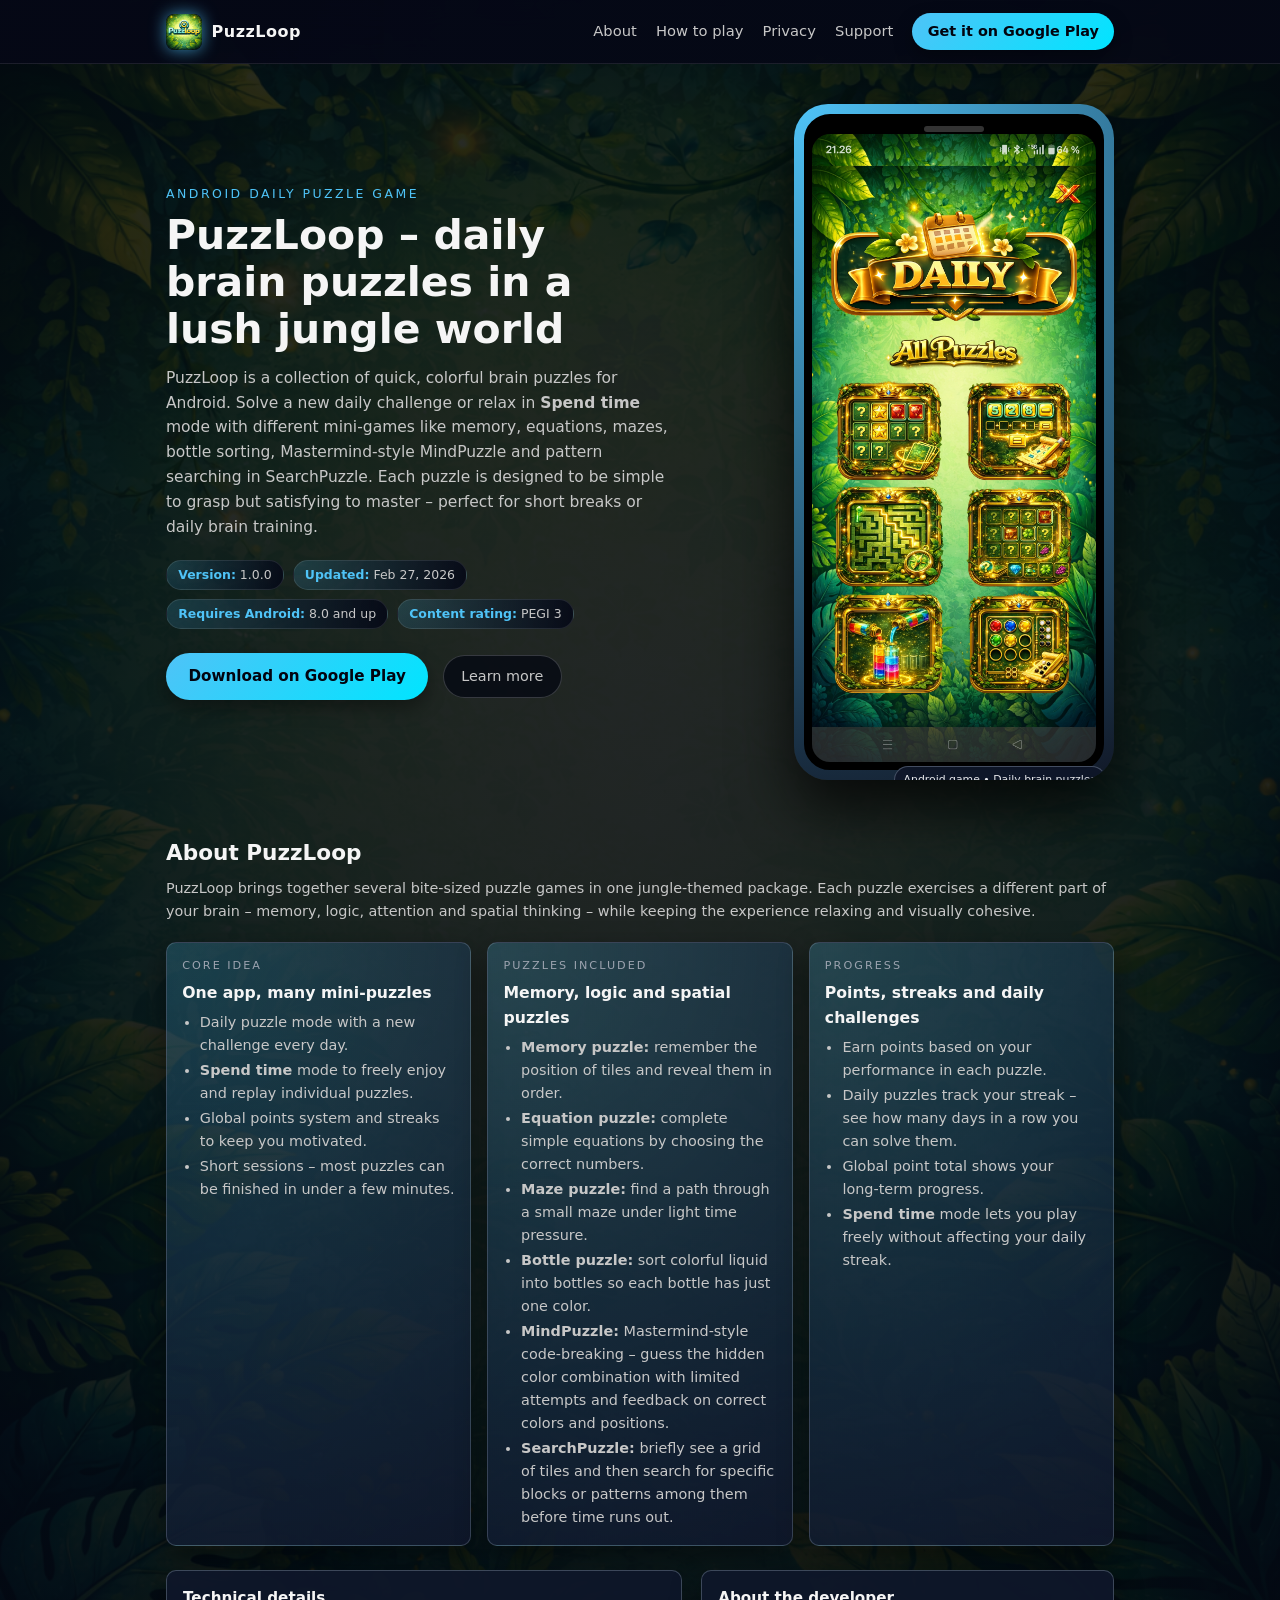
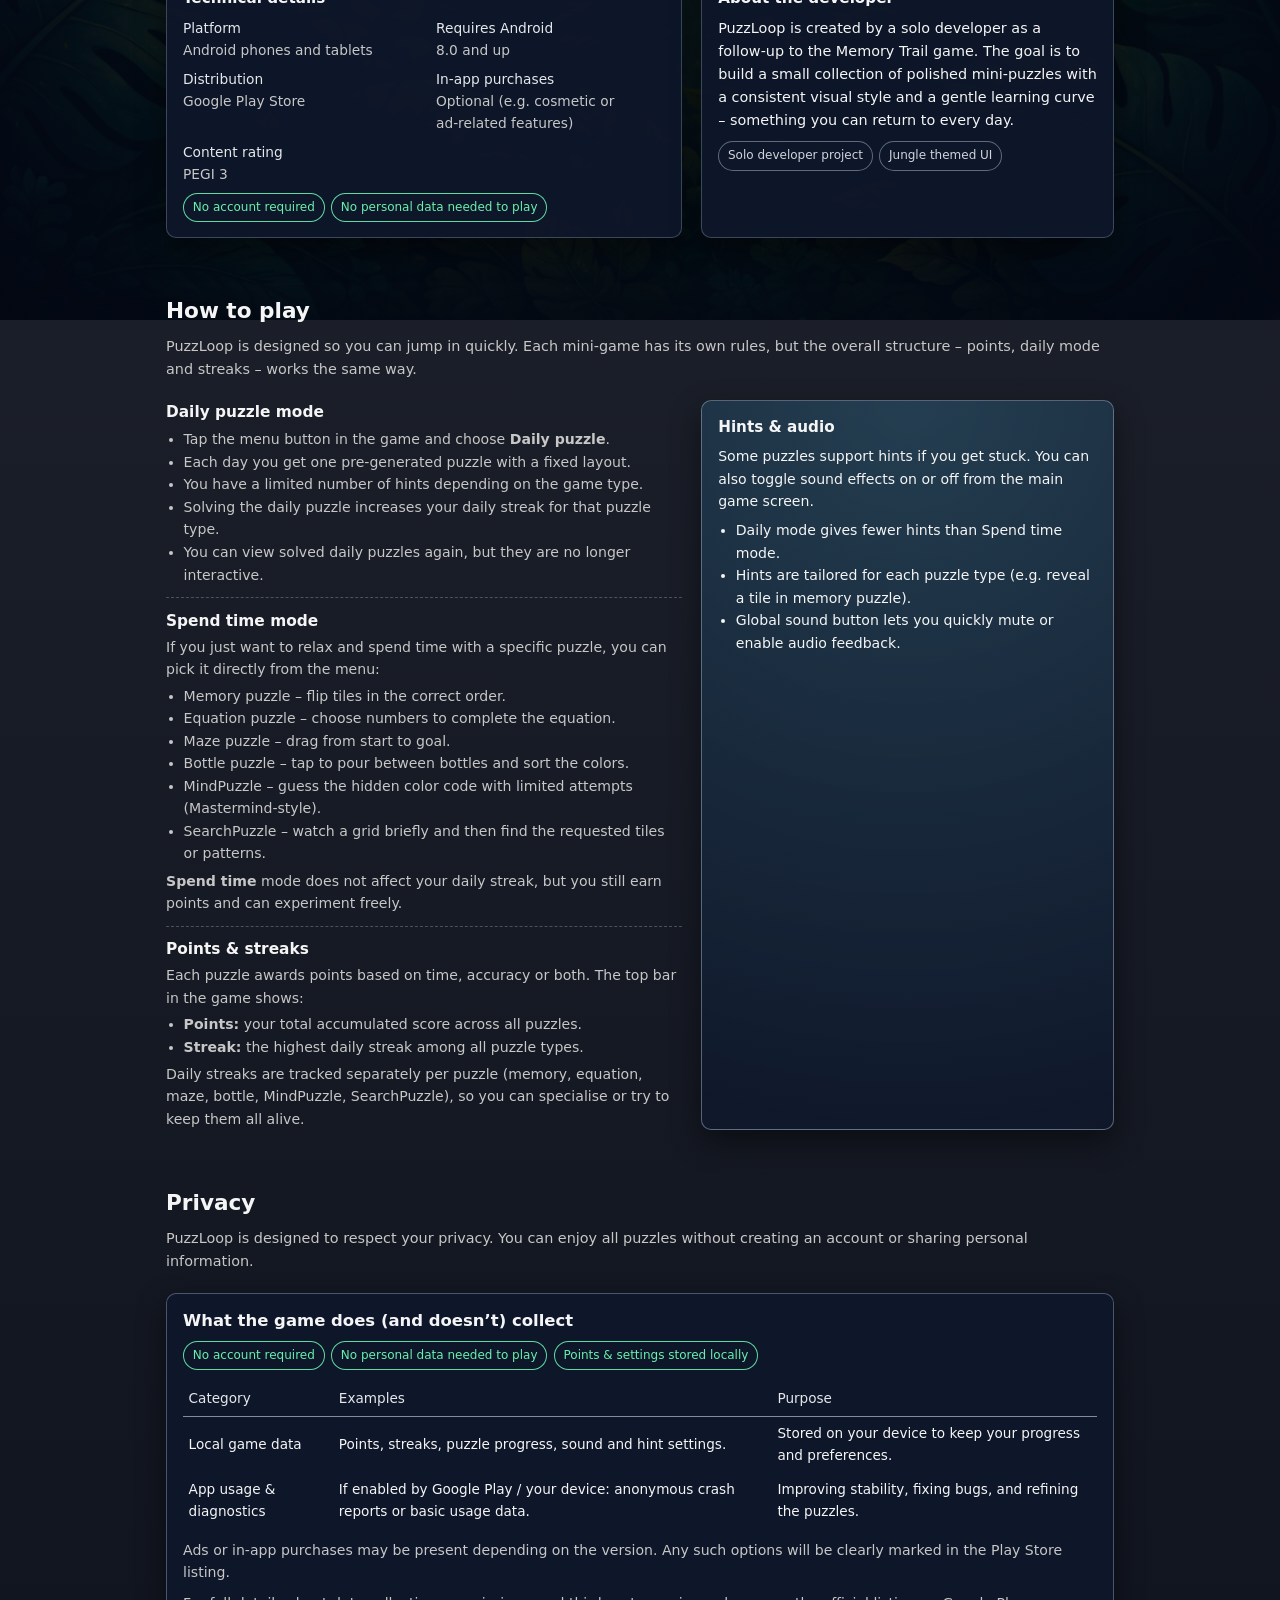
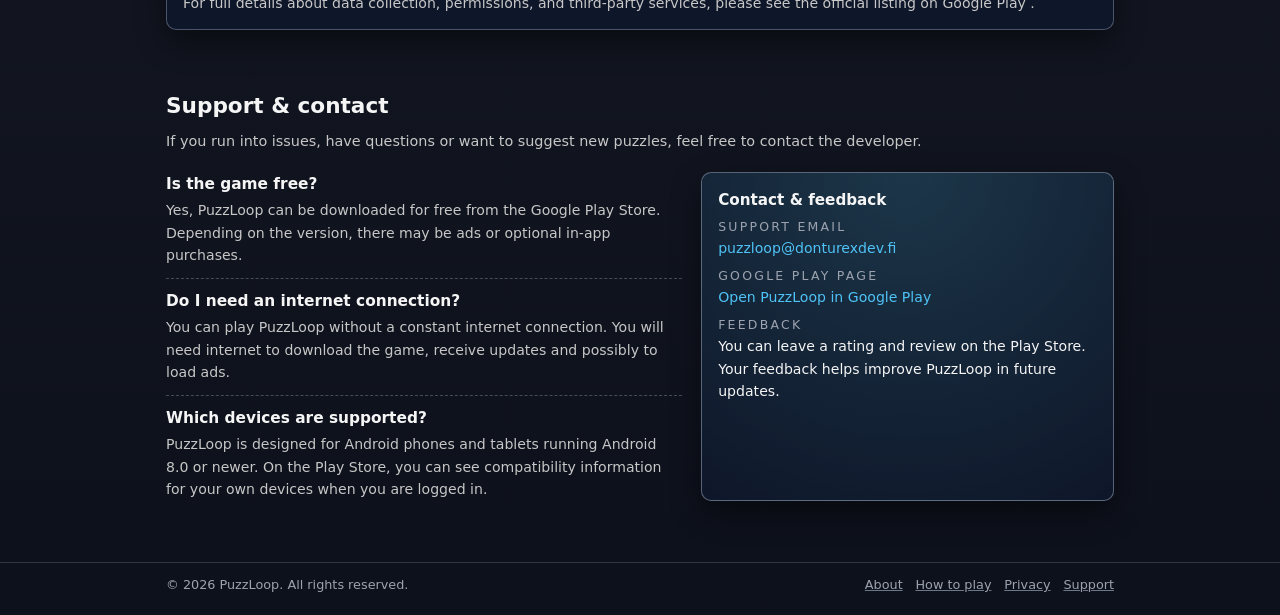
<file: puzzloop/index.html>
<!DOCTYPE html>
<html lang="en">
  <head>
    <meta charset="UTF-8" />
    <title>PuzzLoop – Daily brain puzzles for Android</title>
    <meta name="viewport" content="width=device-width, initial-scale=1" />
    <meta
      name="description"
      content="Sharpen your brain every day with PuzzLoop – a collection of quick, colorful puzzle games for Android."
    />
    <style>
      :root {
        --bg: #050816;
        --bg-soft: #0b1020;
        --accent: #4fc3f7;
        --accent-soft: rgba(79, 195, 247, 0.15);
        --text: #f5f5f5;
        --text-soft: #c7c7c7;
        --danger: #ff5252;
        --ok: #69f0ae;
        --max-width: 980px;
        --radius: 10px;
        --shadow-soft: 0 12px 30px rgba(0, 0, 0, 0.45);
        --shadow-pill: 0 8px 18px rgba(0, 0, 0, 0.35);
      }
      * {
        box-sizing: border-box;
        margin: 0;
        padding: 0;
      }
      body {
        font-family: system-ui, -apple-system, BlinkMacSystemFont, "Segoe UI",
          sans-serif;
        /* Jungle background + dark overlay for readability */
        background: linear-gradient(
            rgba(3, 7, 18, 0.85),
            rgba(3, 7, 18, 0.96)
          ),
          url("images/bg_jungle.png") center top / cover fixed no-repeat;
        color: var(--text);
        line-height: 1.6;
        -webkit-font-smoothing: antialiased;
      }
      a {
        color: inherit;
        text-decoration: none;
      }
      img {
        max-width: 100%;
        display: block;
      }
      .page {
        min-height: 100vh;
        display: flex;
        flex-direction: column;
      }
      header {
        border-bottom: 1px solid rgba(255, 255, 255, 0.09);
        backdrop-filter: blur(16px);
        background: linear-gradient(
          to right,
          rgba(5, 8, 22, 0.96),
          rgba(5, 8, 22, 0.9)
        );
        position: sticky;
        top: 0;
        z-index: 50;
      }
      .nav {
        max-width: var(--max-width);
        margin: 0 auto;
        padding: 0.8rem 1rem;
        display: flex;
        align-items: center;
        justify-content: space-between;
        gap: 1rem;
      }
      .logo {
        display: flex;
        align-items: center;
        gap: 0.6rem;
        font-weight: 600;
        letter-spacing: 0.03em;
        font-size: 1rem;
      }
      .logo-img {
        width: 36px;
        height: 36px;
        border-radius: 8px;
        overflow: hidden;
        flex-shrink: 0;
        box-shadow: 0 0 16px rgba(79, 195, 247, 0.7);
      }
      .logo-img img {
        width: 100%;
        height: 100%;
        object-fit: cover;
      }
      .nav-links {
        display: flex;
        align-items: center;
        gap: 1.2rem;
        font-size: 0.92rem;
        color: var(--text-soft);
        flex-wrap: wrap;
        justify-content: flex-end;
      }
      .nav-links a {
        position: relative;
        padding-bottom: 2px;
      }
      .nav-links a::after {
        content: "";
        position: absolute;
        left: 0;
        bottom: 0;
        width: 0;
        height: 2px;
        background: linear-gradient(90deg, #4fc3f7, #00e5ff);
        transition: width 0.18s ease-out;
      }
      .nav-links a:hover::after {
        width: 100%;
      }
      .nav-links .cta {
        background: linear-gradient(135deg, #4fc3f7, #00e5ff);
        color: #020410;
        padding: 0.45rem 0.95rem;
        border-radius: 999px;
        box-shadow: var(--shadow-pill);
        font-weight: 600;
        font-size: 0.9rem;
      }
      .nav-links .cta::after {
        display: none;
      }
      .nav-links .cta:hover {
        transform: translateY(-1px);
        box-shadow: 0 12px 24px rgba(0, 229, 255, 0.36);
      }
      main {
        flex: 1;
      }
      /* Hero */
      .hero {
        max-width: var(--max-width);
        margin: 0 auto;
        padding: 2.5rem 1rem 2rem;
        display: grid;
        grid-template-columns: minmax(0, 3fr) minmax(0, 2.4fr);
        gap: 2.5rem;
        align-items: center;
      }
      .hero-left h1 {
        font-size: clamp(2rem, 3.2vw, 2.6rem);
        line-height: 1.15;
        margin-bottom: 0.8rem;
      }
      .hero-subtitle {
        color: var(--accent);
        text-transform: uppercase;
        font-size: 0.78rem;
        letter-spacing: 0.2em;
        margin-bottom: 0.5rem;
      }
      .hero-description {
        color: var(--text-soft);
        max-width: 540px;
        font-size: 0.97rem;
      }
      .hero-badges {
        display: flex;
        flex-wrap: wrap;
        gap: 0.55rem;
        margin: 1.3rem 0 1.5rem;
      }
      .badge {
        font-size: 0.78rem;
        padding: 0.25rem 0.7rem;
        border-radius: 999px;
        border: 1px solid rgba(255, 255, 255, 0.1);
        color: var(--text-soft);
        background: radial-gradient(
          circle at top left,
          rgba(79, 195, 247, 0.18),
          rgba(5, 8, 22, 0.9)
        );
      }
      .badge strong {
        color: var(--accent);
        font-weight: 600;
      }
      .hero-cta {
        display: flex;
        flex-wrap: wrap;
        gap: 0.9rem;
        align-items: center;
      }
      .btn-primary {
        background: linear-gradient(135deg, #4fc3f7, #00e5ff);
        color: #020410;
        padding: 0.7rem 1.4rem;
        border-radius: 999px;
        border: none;
        font-weight: 600;
        font-size: 0.95rem;
        cursor: pointer;
        display: inline-flex;
        align-items: center;
        gap: 0.45rem;
        box-shadow: var(--shadow-pill);
        transition: transform 0.15s ease-out, box-shadow 0.15s ease-out;
      }
      .btn-primary:hover {
        transform: translateY(-1px);
        box-shadow: 0 14px 32px rgba(0, 229, 255, 0.38);
      }
      .btn-ghost {
        border-radius: 999px;
        border: 1px solid rgba(255, 255, 255, 0.18);
        padding: 0.55rem 1.1rem;
        font-size: 0.9rem;
        color: var(--text-soft);
        background: rgba(3, 7, 18, 0.75);
        display: inline-flex;
        align-items: center;
        gap: 0.4rem;
        cursor: pointer;
        transition: border-color 0.15s ease-out, background 0.15s ease-out;
      }
      .btn-ghost:hover {
        border-color: var(--accent);
        background: rgba(3, 7, 18, 0.92);
      }
      .hero-right {
        position: relative;
      }
      .phone-frame {
        margin-left: auto;
        width: min(320px, 100%);
        aspect-ratio: 9 / 19;
        border-radius: 34px;
        padding: 10px;
        background: radial-gradient(circle at top left, #4fc3f7, #111827);
        box-shadow: 0 28px 60px rgba(0, 0, 0, 0.75);
        position: relative;
        overflow: hidden;
      }
      .phone-inner {
        border-radius: 26px;
        background: #000;
        overflow: hidden;
        height: 100%;
        border: 2px solid #000;
        position: relative;
      }
      .phone-status-dot {
        position: absolute;
        top: 10px;
        left: 50%;
        transform: translateX(-50%);
        width: 60px;
        height: 6px;
        border-radius: 999px;
        background: rgba(255, 255, 255, 0.2);
      }
      .screenshot {
        position: absolute;
        inset: 18px 6px 6px;
        border-radius: 18px;
        overflow: hidden;
      }
      .screenshot img {
        width: 100%;
        height: 100%;
        object-fit: cover;
      }
      .phone-tag {
        position: absolute;
        bottom: -14px;
        right: 8px;
        font-size: 0.68rem;
        padding: 0.25rem 0.55rem;
        border-radius: 999px;
        background: rgba(15, 23, 42, 0.9);
        border: 1px solid rgba(148, 163, 184, 0.4);
        color: #e5e7eb;
        backdrop-filter: blur(12px);
      }
      /* Sections */
      .section {
        max-width: var(--max-width);
        margin: 0 auto;
        padding: 1.5rem 1rem 0;
      }
      .section h2 {
        font-size: 1.35rem;
        margin-bottom: 0.4rem;
      }
      .section-intro {
        color: var(--text-soft);
        font-size: 0.9rem;
        margin-bottom: 1.2rem;
      }
      /* Feature cards */
      .feature-grid {
        display: grid;
        grid-template-columns: repeat(auto-fit, minmax(220px, 1fr));
        gap: 1rem;
        margin-bottom: 1.5rem;
      }
      .feature-card {
        background: radial-gradient(
          circle at top left,
          rgba(79, 195, 247, 0.22),
          rgba(15, 23, 42, 0.96)
        );
        border-radius: var(--radius);
        padding: 0.9rem 0.95rem;
        border: 1px solid rgba(148, 163, 184, 0.3);
        box-shadow: var(--shadow-soft);
        font-size: 0.9rem;
      }
      .feature-card h3 {
        font-size: 0.98rem;
        margin-bottom: 0.35rem;
      }
      .feature-tag {
        font-size: 0.7rem;
        text-transform: uppercase;
        letter-spacing: 0.18em;
        color: #9ca3af;
        margin-bottom: 0.3rem;
      }
      .feature-card ul {
        padding-left: 1.1rem;
        margin: 0.2rem 0 0;
        color: var(--text-soft);
      }
      .feature-card li {
        margin-bottom: 0.12rem;
      }
      /* Details / info */
      .details-grid {
        display: grid;
        grid-template-columns: minmax(0, 1.25fr) minmax(0, 1fr);
        gap: 1.2rem;
        margin-bottom: 2rem;
      }
      .details-card {
        background: rgba(15, 23, 42, 0.93);
        border-radius: var(--radius);
        border: 1px solid rgba(148, 163, 184, 0.35);
        padding: 0.9rem 1rem;
        font-size: 0.9rem;
        box-shadow: var(--shadow-soft);
      }
      .details-card h3 {
        font-size: 0.95rem;
        margin-bottom: 0.4rem;
      }
      .details-list {
        display: grid;
        grid-template-columns: repeat(auto-fit, minmax(150px, 1fr));
        gap: 0.45rem 1.5rem;
        font-size: 0.86rem;
        color: var(--text-soft);
        margin-top: 0.2rem;
      }
      .details-list dt {
        font-weight: 500;
        color: #e5e7eb;
      }
      .details-list dd {
        margin: 0;
      }
      .meta-pill-row {
        display: flex;
        flex-wrap: wrap;
        gap: 0.4rem;
        margin-top: 0.5rem;
      }
      .meta-pill {
        font-size: 0.75rem;
        padding: 0.25rem 0.55rem;
        border-radius: 999px;
        border: 1px solid rgba(148, 163, 184, 0.6);
        color: #d1d5db;
        background: rgba(15, 23, 42, 0.9);
      }
      .meta-pill.ok {
        border-color: rgba(105, 240, 174, 0.9);
        color: var(--ok);
      }
      .meta-pill.warn {
        border-color: rgba(255, 82, 82, 0.85);
        color: var(--danger);
      }
      /* FAQ / support */
      .faq-grid {
        display: grid;
        grid-template-columns: minmax(0, 1.25fr) minmax(0, 1fr);
        gap: 1.2rem;
        margin-bottom: 2rem;
      }
      .faq-item + .faq-item {
        margin-top: 0.7rem;
        padding-top: 0.65rem;
        border-top: 1px dashed rgba(148, 163, 184, 0.4);
      }
      .faq-item h3 {
        font-size: 0.96rem;
        margin-bottom: 0.15rem;
      }
      .faq-item p {
        font-size: 0.88rem;
        color: var(--text-soft);
      }
      .faq-item ul {
        margin-top: 0.25rem;
        padding-left: 1.1rem;
        font-size: 0.88rem;
        color: var(--text-soft);
      }
      .support-card {
        background: radial-gradient(
          circle at top,
          rgba(79, 195, 247, 0.2),
          rgba(15, 23, 42, 0.96)
        );
        border: 1px solid rgba(148, 163, 184, 0.55);
        border-radius: var(--radius);
        padding: 0.9rem 1rem;
        box-shadow: var(--shadow-soft);
        font-size: 0.88rem;
      }
      .support-card h3 {
        font-size: 0.95rem;
        margin-bottom: 0.35rem;
      }
      .support-list {
        list-style: none;
        margin-top: 0.2rem;
      }
      .support-list li + li {
        margin-top: 0.4rem;
      }
      .support-label {
        font-size: 0.78rem;
        text-transform: uppercase;
        letter-spacing: 0.18em;
        color: #9ca3af;
      }
      .support-value a {
        color: var(--accent);
      }
      /* Privacy */
      .privacy-card {
        background: rgba(15, 23, 42, 0.96);
        border-radius: var(--radius);
        border: 1px solid rgba(148, 163, 184, 0.45);
        padding: 0.9rem 1rem;
        font-size: 0.88rem;
        box-shadow: var(--shadow-soft);
        margin-bottom: 2.2rem;
      }
      .privacy-table {
        width: 100%;
        border-collapse: collapse;
        margin-top: 0.7rem;
        font-size: 0.85rem;
      }
      .privacy-table th,
      .privacy-table td {
        padding: 0.4rem 0.35rem;
        text-align: left;
      }
      .privacy-table th {
        font-weight: 500;
        color: #e5e7eb;
        border-bottom: 1px solid rgba(148, 163, 184, 0.6);
      }
      .privacy-table tr:nth-child(even) td {
        background: rgba(15, 23, 42, 0.9);
      }
      .privacy-badge-row {
        display: flex;
        flex-wrap: wrap;
        gap: 0.4rem;
        margin-top: 0.4rem;
        margin-bottom: 0.2rem;
      }
      .privacy-note {
        margin-top: 0.6rem;
        color: var(--text-soft);
      }
      /* Footer */
      footer {
        border-top: 1px solid rgba(148, 163, 184, 0.25);
        margin-top: 1.8rem;
      }
      .footer-inner {
        max-width: var(--max-width);
        margin: 0 auto;
        padding: 0.8rem 1rem 1.2rem;
        display: flex;
        flex-wrap: wrap;
        justify-content: space-between;
        gap: 0.8rem;
        font-size: 0.8rem;
        color: #9ca3af;
      }
      .footer-links {
        display: flex;
        flex-wrap: wrap;
        gap: 0.8rem;
      }
      .footer-links a {
        text-decoration: underline;
        text-decoration-color: rgba(148, 163, 184, 0.7);
      }
      /* Responsive */
      @media (max-width: 820px) {
        .hero {
          grid-template-columns: minmax(0, 1fr);
          padding-top: 1.7rem;
        }
        .hero-right {
          order: -1;
        }
        .phone-frame {
          margin: 0 auto;
        }
      }
      @media (max-width: 720px) {
        header {
          position: static;
        }
        .nav {
          flex-wrap: wrap;
          justify-content: center;
        }
        .nav-links {
          justify-content: center;
        }
        .details-grid,
        .faq-grid {
          grid-template-columns: minmax(0, 1fr);
        }
      }
      @media (max-width: 480px) {
        .hero-cta {
          flex-direction: column;
          align-items: flex-start;
        }
        .btn-primary,
        .btn-ghost {
          width: 100%;
          justify-content: center;
        }
      }
    </style>
  </head>
  <body>
    <div class="page">
      <header>
        <nav class="nav">
          <div class="logo">
            <div class="logo-img">
              <!-- place PuzzLoop logo image here -->
              <img src="images/puzzloop_icon.png" alt="PuzzLoop logo" />
            </div>
            <span>PuzzLoop</span>
          </div>
          <div class="nav-links">
            <a href="#about">About</a>
            <a href="#howto">How to play</a>
            <a href="#privacy">Privacy</a>
            <a href="#support">Support</a>
            <!-- Google Play link is wired to a COMING SOON alert via JS -->
            <a
              href="https://play.google.com/store/apps/details?id=FI.YOUR.PACKAGE"
              target="_blank"
              rel="noopener"
              class="cta gp-link"
            >
              Get it on Google Play
            </a>
          </div>
        </nav>
      </header>
      <main>
        <!-- Hero -->
        <section class="hero">
          <div class="hero-left">
            <div class="hero-subtitle">Android daily puzzle game</div>
            <h1>PuzzLoop – daily brain puzzles in a lush jungle world</h1>
            <p class="hero-description">
              PuzzLoop is a collection of quick, colorful brain puzzles for
              Android. Solve a new daily challenge or relax in
              <strong>Spend time</strong> mode with different mini‑games like
              memory, equations, mazes, bottle sorting, Mastermind‑style
              MindPuzzle and pattern searching in SearchPuzzle. Each puzzle is
              designed to be simple to grasp but satisfying to master – perfect
              for short breaks or daily brain training.
            </p>
            <div class="hero-badges">
              <div class="badge"><strong>Version:</strong> 1.0.0</div>
              <div class="badge"><strong>Updated:</strong> Feb 27, 2026</div>
              <div class="badge"><strong>Requires Android:</strong> 8.0 and up</div>
              <div class="badge"><strong>Content rating:</strong> PEGI 3</div>
            </div>
            <div class="hero-cta">
              <a
                class="btn-primary gp-link"
                href="https://play.google.com/store/apps/details?id=FI.YOUR.PACKAGE"
                target="_blank"
                rel="noopener"
              >
                Download on Google Play
              </a>
              <a class="btn-ghost" href="#about">Learn more</a>
            </div>
          </div>
          <div class="hero-right">
            <div class="phone-frame">
              <div class="phone-inner">
                <div class="phone-status-dot"></div>
                <div class="screenshot">
                  <!-- place a PuzzLoop screenshot here -->
                  <img
                    src="images/puzzloop_screenshot.jpg"
                    alt="PuzzLoop gameplay screenshot"
                  />
                </div>
              </div>
              <div class="phone-tag">Android game • Daily brain puzzles</div>
            </div>
          </div>
        </section>
        <!-- About / Features -->
        <section id="about" class="section">
          <h2>About PuzzLoop</h2>
          <p class="section-intro">
            PuzzLoop brings together several bite‑sized puzzle games in one
            jungle‑themed package. Each puzzle exercises a different part of
            your brain – memory, logic, attention and spatial thinking – while
            keeping the experience relaxing and visually cohesive.
          </p>
          <div class="feature-grid">
            <article class="feature-card">
              <div class="feature-tag">Core idea</div>
              <h3>One app, many mini‑puzzles</h3>
              <ul>
                <li>Daily puzzle mode with a new challenge every day.</li>
                <li>
                  <strong>Spend time</strong> mode to freely enjoy and replay
                  individual puzzles.
                </li>
                <li>Global points system and streaks to keep you motivated.</li>
                <li>
                  Short sessions – most puzzles can be finished in under a few
                  minutes.
                </li>
              </ul>
            </article>
            <article class="feature-card">
              <div class="feature-tag">Puzzles included</div>
              <h3>Memory, logic and spatial puzzles</h3>
              <ul>
                <li>
                  <strong>Memory puzzle:</strong> remember the position of tiles
                  and reveal them in order.
                </li>
                <li>
                  <strong>Equation puzzle:</strong> complete simple equations by
                  choosing the correct numbers.
                </li>
                <li>
                  <strong>Maze puzzle:</strong> find a path through a small maze
                  under light time pressure.
                </li>
                <li>
                  <strong>Bottle puzzle:</strong> sort colorful liquid into
                  bottles so each bottle has just one color.
                </li>
                <li>
                  <strong>MindPuzzle:</strong> Mastermind‑style code‑breaking –
                  guess the hidden color combination with limited attempts and
                  feedback on correct colors and positions.
                </li>
                <li>
                  <strong>SearchPuzzle:</strong> briefly see a grid of tiles and
                  then search for specific blocks or patterns among them before
                  time runs out.
                </li>
              </ul>
            </article>
            <article class="feature-card">
              <div class="feature-tag">Progress</div>
              <h3>Points, streaks and daily challenges</h3>
              <ul>
                <li>Earn points based on your performance in each puzzle.</li>
                <li>
                  Daily puzzles track your streak – see how many days in a row
                  you can solve them.
                </li>
                <li>Global point total shows your long‑term progress.</li>
                <li>
                  <strong>Spend time</strong> mode lets you play freely without
                  affecting your daily streak.
                </li>
              </ul>
            </article>
          </div>
          <div class="details-grid">
            <article class="details-card">
              <h3>Technical details</h3>
              <dl class="details-list">
                <div>
                  <dt>Platform</dt>
                  <dd>Android phones and tablets</dd>
                </div>
                <div>
                  <dt>Requires Android</dt>
                  <dd>8.0 and up</dd>
                </div>
                <div>
                  <dt>Distribution</dt>
                  <dd>Google Play Store</dd>
                </div>
                <div>
                  <dt>In‑app purchases</dt>
                  <dd>Optional (e.g. cosmetic or ad‑related features)</dd>
                </div>
                <div>
                  <dt>Content rating</dt>
                  <dd>PEGI 3</dd>
                </div>
              </dl>
              <div class="meta-pill-row">
                <span class="meta-pill ok">No account required</span>
                <span class="meta-pill ok">No personal data needed to play</span>
              </div>
            </article>
            <article class="details-card">
              <h3>About the developer</h3>
              <p>
                PuzzLoop is created by a solo developer as a follow‑up to the
                Memory Trail game. The goal is to build a small collection of
                polished mini‑puzzles with a consistent visual style and a
                gentle learning curve – something you can return to every day.
              </p>
              <div class="meta-pill-row" style="margin-top: 0.6rem">
                <span class="meta-pill">Solo developer project</span>
                <span class="meta-pill">Jungle themed UI</span>
              </div>
            </article>
          </div>
        </section>
        <!-- How to play -->
        <section id="howto" class="section">
          <h2>How to play</h2>
          <p class="section-intro">
            PuzzLoop is designed so you can jump in quickly. Each mini‑game has
            its own rules, but the overall structure – points, daily mode and
            streaks – works the same way.
          </p>
          <div class="faq-grid">
            <div>
              <article class="faq-item">
                <h3>Daily puzzle mode</h3>
                <ul>
                  <li>Tap the menu button in the game and choose <strong>Daily puzzle</strong>.</li>
                  <li>Each day you get one pre‑generated puzzle with a fixed layout.</li>
                  <li>You have a limited number of hints depending on the game type.</li>
                  <li>Solving the daily puzzle increases your daily streak for that puzzle type.</li>
                  <li>You can view solved daily puzzles again, but they are no longer interactive.</li>
                </ul>
              </article>
              <article class="faq-item">
                <h3>Spend time mode</h3>
                <p>
                  If you just want to relax and spend time with a specific
                  puzzle, you can pick it directly from the menu:
                </p>
                <ul>
                  <li>Memory puzzle – flip tiles in the correct order.</li>
                  <li>Equation puzzle – choose numbers to complete the equation.</li>
                  <li>Maze puzzle – drag from start to goal.</li>
                  <li>
                    Bottle puzzle – tap to pour between bottles and sort the
                    colors.
                  </li>
                  <li>
                    MindPuzzle – guess the hidden color code with limited
                    attempts (Mastermind‑style).
                  </li>
                  <li>
                    SearchPuzzle – watch a grid briefly and then find the
                    requested tiles or patterns.
                  </li>
                </ul>
                <p style="margin-top: 0.3rem">
                  <strong>Spend time</strong> mode does not affect your daily
                  streak, but you still earn points and can experiment freely.
                </p>
              </article>
              <article class="faq-item">
                <h3>Points & streaks</h3>
                <p>
                  Each puzzle awards points based on time, accuracy or both. The
                  top bar in the game shows:
                </p>
                <ul>
                  <li>
                    <strong>Points:</strong> your total accumulated score across
                    all puzzles.
                  </li>
                  <li>
                    <strong>Streak:</strong> the highest daily streak among all
                    puzzle types.
                  </li>
                </ul>
                <p style="margin-top: 0.3rem">
                  Daily streaks are tracked separately per puzzle (memory,
                  equation, maze, bottle, MindPuzzle, SearchPuzzle), so you can
                  specialise or try to keep them all alive.
                </p>
              </article>
            </div>
            <aside class="support-card">
              <h3>Hints & audio</h3>
              <p>
                Some puzzles support hints if you get stuck. You can also toggle
                sound effects on or off from the main game screen.
              </p>
              <ul style="margin-top: 0.4rem; padding-left: 1.1rem">
                <li>Daily mode gives fewer hints than Spend time mode.</li>
                <li>
                  Hints are tailored for each puzzle type (e.g. reveal a tile in
                  memory puzzle).
                </li>
                <li>
                  Global sound button lets you quickly mute or enable audio
                  feedback.
                </li>
              </ul>
            </aside>
          </div>
        </section>
        <!-- Privacy -->
        <section id="privacy" class="section">
          <h2>Privacy</h2>
          <p class="section-intro">
            PuzzLoop is designed to respect your privacy. You can enjoy all
            puzzles without creating an account or sharing personal information.
          </p>
          <article class="privacy-card">
            <h3>What the game does (and doesn’t) collect</h3>
            <div class="privacy-badge-row">
              <span class="meta-pill ok">No account required</span>
              <span class="meta-pill ok">No personal data needed to play</span>
              <span class="meta-pill ok">Points & settings stored locally</span>
            </div>
            <table class="privacy-table" aria-label="Data usage">
              <thead>
                <tr>
                  <th>Category</th>
                  <th>Examples</th>
                  <th>Purpose</th>
                </tr>
              </thead>
              <tbody>
                <tr>
                  <td>Local game data</td>
                  <td>
                    Points, streaks, puzzle progress, sound and hint settings.
                  </td>
                  <td>Stored on your device to keep your progress and preferences.</td>
                </tr>
                <tr>
                  <td>App usage & diagnostics</td>
                  <td>
                    If enabled by Google Play / your device: anonymous crash
                    reports or basic usage data.
                  </td>
                  <td>Improving stability, fixing bugs, and refining the puzzles.</td>
                </tr>
              </tbody>
            </table>
            <p class="privacy-note">
              Ads or in‑app purchases may be present depending on the version.
              Any such options will be clearly marked in the Play Store listing.
            </p>
            <p class="privacy-note" style="margin-top: 0.5rem">
              For full details about data collection, permissions, and
              third‑party services, please see the official listing on
              <a
                href="https://play.google.com/store/apps/details?id=FI.YOUR.PACKAGE"
                target="_blank"
                rel="noopener"
                class="gp-link"
              >
                Google Play
              </a>.
            </p>
          </article>
        </section>
        <!-- Support -->
        <section id="support" class="section">
          <h2>Support & contact</h2>
          <p class="section-intro">
            If you run into issues, have questions or want to suggest new
            puzzles, feel free to contact the developer.
          </p>
          <div class="faq-grid">
            <div>
              <article class="faq-item">
                <h3>Is the game free?</h3>
                <p>
                  Yes, PuzzLoop can be downloaded for free from the Google Play
                  Store. Depending on the version, there may be ads or optional
                  in‑app purchases.
                </p>
              </article>
              <article class="faq-item">
                <h3>Do I need an internet connection?</h3>
                <p>
                  You can play PuzzLoop without a constant internet connection.
                  You will need internet to download the game, receive updates
                  and possibly to load ads.
                </p>
              </article>
              <article class="faq-item">
                <h3>Which devices are supported?</h3>
                <p>
                  PuzzLoop is designed for Android phones and tablets running
                  Android 8.0 or newer. On the Play Store, you can see
                  compatibility information for your own devices when you are
                  logged in.
                </p>
              </article>
            </div>
            <aside class="support-card">
              <h3>Contact & feedback</h3>
              <ul class="support-list">
                <li>
                  <div class="support-label">Support email</div>
                  <div class="support-value">
                    <a href="mailto:puzzloop@donturexdev.fi"
                      >puzzloop@donturexdev.fi</a
                    >
                  </div>
                </li>
                <li>
                  <div class="support-label">Google Play page</div>
                  <div class="support-value">
                    <a
                      href="https://play.google.com/store/apps/details?id=FI.YOUR.PACKAGE"
                      target="_blank"
                      rel="noopener"
                      class="gp-link"
                    >
                      Open PuzzLoop in Google Play
                    </a>
                  </div>
                </li>
                <li>
                  <div class="support-label">Feedback</div>
                  <div class="support-value">
                    You can leave a rating and review on the Play Store. Your
                    feedback helps improve PuzzLoop in future updates.
                  </div>
                </li>
              </ul>
            </aside>
          </div>
        </section>
      </main>
      <footer>
        <div class="footer-inner">
          <div>
            © <span id="year"></span> PuzzLoop. All rights reserved.
          </div>
          <div class="footer-links">
            <a href="#about">About</a>
            <a href="#howto">How to play</a>
            <a href="#privacy">Privacy</a>
            <a href="#support">Support</a>
          </div>
        </div>
      </footer>
    </div>
    <script>
      // Current year in footer
      document.getElementById("year").textContent =
        new Date().getFullYear();
      // All Google Play links show a COMING SOON message
      const gpLinks = document.querySelectorAll(".gp-link");
      gpLinks.forEach((link) => {
        link.addEventListener("click", (e) => {
          e.preventDefault();
          alert("COMING SOON");
        });
      });
    </script>
  <script data-goatcounter="https://gymtracker.goatcounter.com/count"
          data-goatcounter-settings='{"path":"/puzzloop/"}'
          async src="https://gc.zgo.at/count.js"></script>
  </body>
</html>
</file>
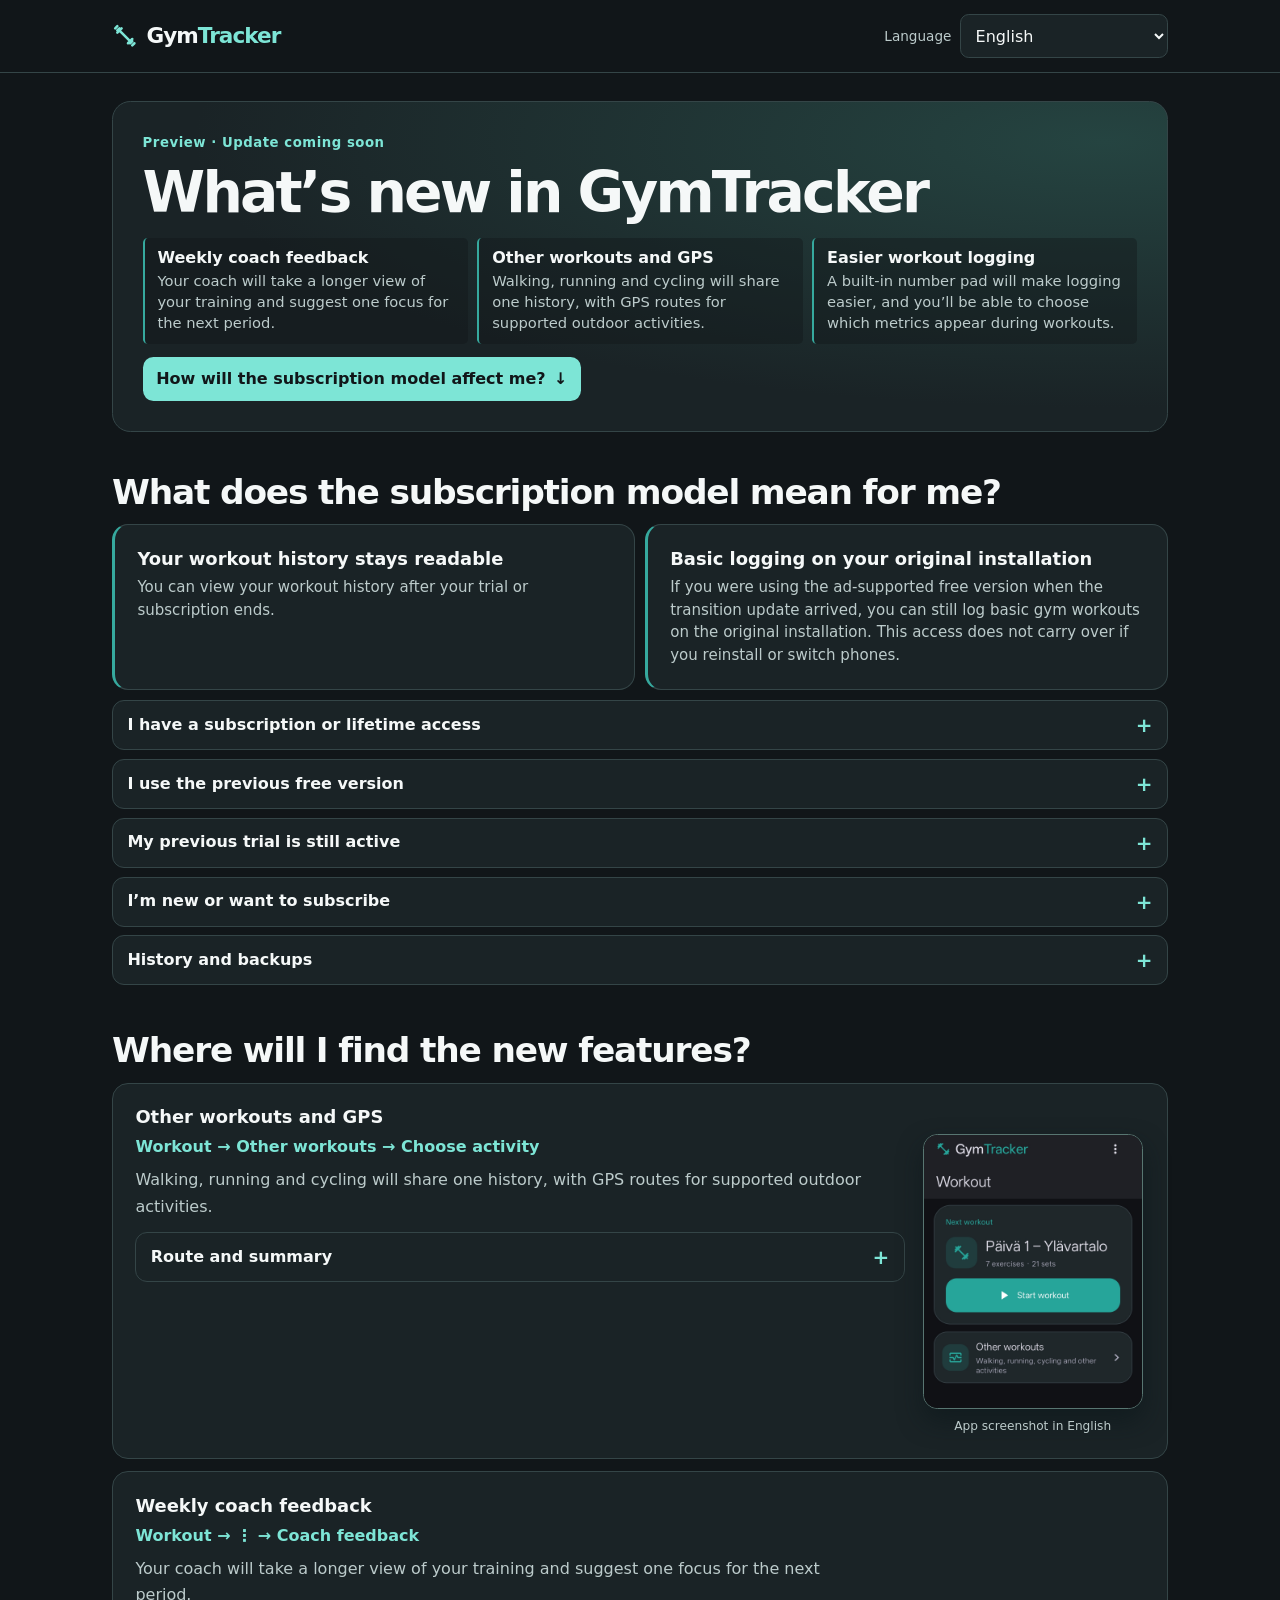
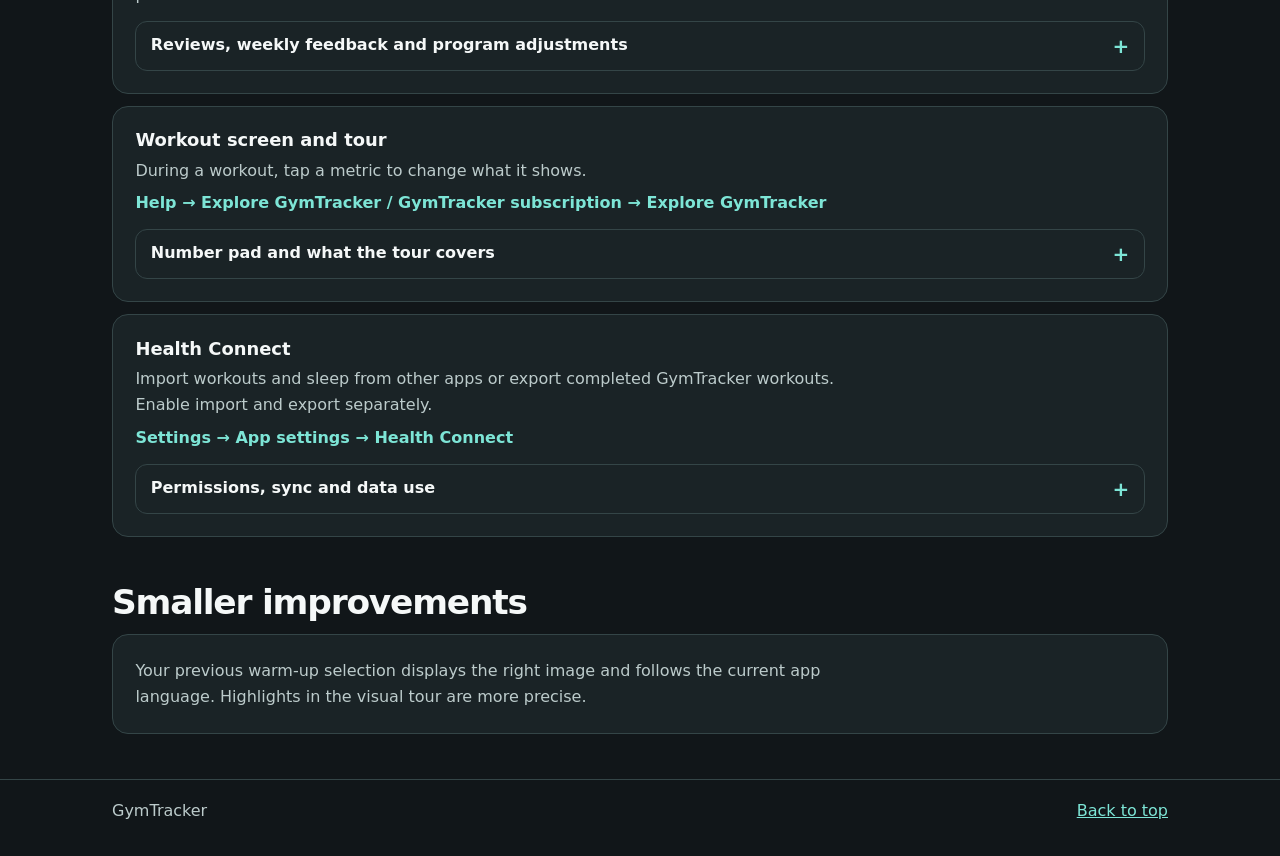
<file: gymtracker/changes/index.html>
<!doctype html>
<html lang="fi">
<head>
  <meta charset="utf-8">
  <meta name="viewport" content="width=device-width, initial-scale=1">
  <meta name="theme-color" content="#111619">
  <title>Uutta GymTrackerissa · GymTracker</title>
  <style>
    :root { color-scheme: dark; --bg:#111619; --surface:#1a2326; --line:#344547; --ink:#f5f8f8; --muted:#bccbcb; --accent:#7de5d6; --brand:#36a99e; }
    * { box-sizing:border-box; }
    body { margin:0; background:var(--bg); color:var(--ink); font:1rem/1.65 system-ui,-apple-system,"Segoe UI",sans-serif; }
    a { color:var(--accent); }
    button,select { font:inherit; }
    a:focus-visible,select:focus-visible,summary:focus-visible { outline:2px solid var(--accent); outline-offset:4px; }
    .wrap { width:min(100% - 2rem, 66rem); margin-inline:auto; }
    .skip { position:absolute; top:0; left:1rem; transform:translateY(-120%); padding:.5rem .8rem; background:var(--ink); color:var(--bg); z-index:2; }
    .skip:focus { transform:translateY(0); }
    header { border-bottom:1px solid var(--line); }
    .header-row { min-height:4.5rem; display:flex; justify-content:space-between; align-items:center; flex-wrap:wrap; gap:.75rem 1rem; padding-block:.65rem; }
    .brand { display:flex; align-items:center; gap:.55rem; font-size:1.35rem; font-weight:750; letter-spacing:-.045em; white-space:nowrap; }
    .brand svg { color:var(--accent); width:1.6rem; height:1.6rem; }
    .brand strong { color:var(--accent); }
    .language { display:flex; gap:.55rem; align-items:center; min-width:0; flex-wrap:wrap; }
    .language label { font-size:.85rem; color:var(--muted); }
    select { background:var(--surface); color:var(--ink); padding:.45rem .65rem; border:1px solid var(--line); border-radius:.55rem; min-height:2.75rem; max-width:100%; }
    .hero { margin:clamp(.75rem,2.5vw,1.75rem) 0 clamp(1.3rem,4vw,2.5rem); padding:clamp(.9rem,3vw,1.85rem); border:1px solid var(--line); border-radius:1.15rem; background:radial-gradient(ellipse at 94% 12%,#254441 0%,transparent 65%),var(--surface); }
    .kicker { color:var(--accent); font-weight:700; font-size:.83rem; letter-spacing:.04em; margin:0 0 .35rem; }
    h1,h2,h3 { overflow-wrap:anywhere; text-wrap:balance; line-height:1.18; }
    h1 { font-size:clamp(1.85rem,6vw,3.55rem); letter-spacing:-.05em; margin:0 0 .75rem; }
    .highlights { list-style:none; display:grid; grid-template-columns:repeat(3,minmax(0,1fr)); gap:.6rem; margin:0 0 .8rem; padding:0; }
    .highlights li { padding:.65rem .8rem; border-inline-start:2px solid var(--brand); background:#1116196b; border-radius:.3rem; min-width:0; }
    .highlights h2 { font-size:1rem; margin:0 0 .25rem; letter-spacing:0; }
    .highlights p { font-size:.92rem; line-height:1.42; margin:0; color:var(--muted); }
    .subscription-link { display:inline-flex; align-items:center; gap:.5rem; min-height:2.75rem; padding:.5rem .85rem; color:var(--bg); background:var(--accent); border-radius:.65rem; font-weight:720; line-height:1.3; text-decoration:none; }
    .subscription-link:hover { text-decoration:underline; }
    figure { margin:0; text-align:center; }
    .phone { width:min(100%,13.75rem); aspect-ratio:4/5; margin-inline:auto; overflow:hidden; background:#101216; border:1px solid #587671; border-radius:.9rem; box-shadow:0 12px 25px #0b181a99; }
    .phone img { display:block; width:100%; height:auto; margin-top:-12%; }
    figcaption { margin-top:.4rem; color:var(--muted); font-size:.76rem; }
    main > #sections > section { scroll-margin-top:1rem; margin:0 0 clamp(1.55rem,5vw,2.8rem); }
    section > h2 { font-size:clamp(1.45rem,4vw,2.15rem); margin:0 0 .75rem; letter-spacing:-.035em; }
    h3 { font-size:1.12rem; margin:0 0 .45rem; }
    .panel { background:var(--surface); border:1px solid var(--line); border-radius:1rem; padding:clamp(.85rem,2.5vw,1.4rem); min-width:0; }
    .panel p, details p { color:var(--muted); margin:.4rem 0 0; max-width:72ch; }
    .panel p:first-child { margin-top:0; }
    .stack { display:grid; gap:.55rem; }
    details { border:1px solid var(--line); border-radius:.75rem; background:var(--surface); min-width:0; }
    summary { display:flex; align-items:center; justify-content:space-between; gap:.65rem; min-height:3rem; padding:.65rem .9rem; font-weight:680; line-height:1.3; cursor:pointer; list-style:none; overflow-wrap:anywhere; }
    summary::-webkit-details-marker { display:none; }
    summary::after { content:"+"; color:var(--accent); font-size:1.25rem; flex-shrink:0; }
    details[open] summary::after { content:"−"; }
    details p, .panel details p { margin:0; padding:0 .9rem .8rem; }
    .cards { display:grid; grid-template-columns:repeat(2,minmax(0,1fr)); gap:.6rem; }
    .key-answers { margin-bottom:.65rem; }
    .key-answers .panel { border-inline-start:3px solid var(--brand); }
    .key-answers p { font-size:.94rem; line-height:1.5; }
    .features { gap:.75rem; }
    .feature { scroll-margin-top:1rem; }
    .feature details { margin-top:.75rem; }
    .feature .path { color:var(--accent); font-weight:650; overflow-wrap:anywhere; }
    .feature-with-image { display:grid; grid-template-columns:minmax(0,1fr) minmax(10rem,14rem); gap:1rem; align-items:start; }
    footer { border-top:1px solid var(--line); padding-block:1.15rem 2rem; color:var(--muted); }
    .footer-row { display:flex; justify-content:space-between; flex-wrap:wrap; gap:.6rem 1rem; }
    @media (max-width:41rem) {
      .header-row { min-height:3.75rem; padding-block:.4rem; gap:.45rem; }
      .brand { font-size:1.2rem; }
      .language label { position:absolute; width:1px; height:1px; padding:0; overflow:hidden; clip-path:inset(50%); white-space:nowrap; }
      .language select { max-width:min(45vw,12rem); }
      .highlights, .cards, .feature-with-image { grid-template-columns:minmax(0,1fr); }
      .highlights { gap:.35rem; }
      .highlights li { padding:.4rem .65rem; }
      .feature-with-image figure { justify-self:center; width:min(100%,13.75rem); }
    }
    @media print {
      :root { color-scheme:light; --bg:#fff; --surface:#fff; --ink:#111; --muted:#333; --line:#bbb; --accent:#175b55; --brand:#175b55; }
      .hero { background:#fff; }
      .subscription-link, .language, figure, footer, .skip { display:none; }
      .wrap { width:100%; }
      details, .panel { break-inside:avoid; }
    }
  </style>
</head>
<body id="top">
  <a class="skip" id="skip" href="#content">Siirry sisältöön</a>
  <header>
    <div class="wrap header-row">
      <div class="brand" aria-label="GymTracker">
        <svg aria-hidden="true" viewBox="0 0 24 24" fill="none" stroke="currentColor" stroke-width="2.4" stroke-linecap="round"><path d="m8 8 8 8M5 7l2-2m10 14 2-2M3 5l2-2m14 18 2-2M5 9l4-4m6 14 4-4"/></svg>
        <span>Gym<strong>Tracker</strong></span>
      </div>
      <div class="language">
        <label id="language-label" for="language">Kieli</label>
        <select id="language"><option value="fi" lang="fi" selected>Suomi</option><option value="en" lang="en">English</option><option value="sv" lang="sv">Svenska</option><option value="et" lang="et">Eesti</option><option value="es" lang="es">Español</option><option value="de" lang="de">Deutsch</option><option value="it" lang="it">Italiano</option><option value="fr" lang="fr">Français</option><option value="pt-PT" lang="pt-PT">Português (Portugal)</option><option value="pl" lang="pl">Polski</option></select>
      </div>
    </div>
  </header>
  <main class="wrap" id="content">
    <div class="hero">
      <p class="kicker" id="eyebrow">Ennakkotieto · Päivitys tulossa</p>
      <h1 id="title">Uutta GymTrackerissa</h1>
      <ul class="highlights" id="highlights">
<li><h2>Valmentajan viikkopalaute</h2><p>Valmentaja tarkastelee treenejäsi pidemmällä aikavälillä ja antaa yhden painopisteen seuraavalle jaksolle.</p></li>
<li><h2>Muut treenit ja GPS</h2><p>Kävelyt, juoksut ja pyöräilyt tulevat samaan historiaan, ja tuetuissa ulkolajeissa voit tallentaa GPS-reitin.</p></li>
<li><h2>Sujuvampi treenin kirjaus</h2><p>Oma numeronäppäimistö helpottaa kirjaamista ja voit vaihtaa treenissä näkyviä mittareita.</p></li>
      </ul>
      <a class="subscription-link" href="#subscription"><span id="subscription-link-text">Miten tilausmalli vaikuttaa minuun?</span><span aria-hidden="true">↓</span></a>
    </div>
    <div id="sections" data-language="fi">
<section id="subscription" aria-labelledby="subscription-title">
<h2 id="subscription-title">Mitä tilausmalli tarkoittaa minulle?</h2>
<div class="cards key-answers">
<div class="panel"><h3>Treenihistoria pysyy luettavissa</h3><p>Voit katsella treenihistoriaasi myös kokeilun tai tilauksen päätyttyä.</p></div>
<div class="panel"><h3>Peruskirjaus vanhalla asennuksella</h3><p>Siirtymäpäivityksen aikaan mainoksellista ilmaisversiota käyttäneet voivat jatkaa salitreenien peruskirjausta alkuperäisellä asennuksella. Oikeus ei siirry uudelleenasennuksessa eikä puhelimen vaihdossa.</p></div>
</div>
<div class="stack">
<details id="paid"><summary><span>Minulla on tilaus tai Lifetime-oikeus</span></summary>
<p>Voimassa oleva tilauksesi tai Lifetime-oikeutesi säilyy. Jos osto ei näy, palauta ostot Tilaus-näkymässä samalla Google Play -tilillä, jolla teit oston.</p></details>
<details id="legacy-free"><summary><span>Käytän vanhaa ilmaista versiota</span></summary>
<p>Vain siirtymäpäivityksen aikaan FREE-tilaa mainoksilla käyttäneet vanhat asennukset säilyttävät salitreenien peruskirjaamisen mainoksilla. Oikeus säilyy sovelluspäivityksissä, mutta ei siirry varmuuskopion, uudelleenasennuksen, sovellustietojen tyhjennyksen tai puhelimen vaihdon mukana. Tilaus avaa kaikki ominaisuudet; sen päätyttyä säilynyt ilmaisoikeus jatkuu alkuperäisessä asennuksessa.</p></details>
<details id="legacy-trial"><summary><span>Aiempi kokeiluni on vielä voimassa</span></summary>
<p>Aiempi paikallinen kokeilu jatkuu alkuperäiseen päättymispäivään. Sen jälkeen tarvitset voimassa olevan käyttöoikeuden uuden treenin aloittamiseen. Päivitys ei aloita uutta kokeilua.</p></details>
<details id="new-plan"><summary><span>Olen uusi käyttäjä tai haluan tilata</span></summary>
<p>Valitse kuukausi- tai vuositilaus. Google Play näyttää hinnan ja mahdollisen kokeilutarjouksen ennen kuin hyväksyt tilauksen.</p>
<p>Tilaus uusiutuu automaattisesti näytetyllä hinnalla, ellet peru sitä Google Playssa.</p>
<p>30 päivän maksuton kokeilu tarjotaan siihen oikeutetuille. Peru kokeilun aikana Google Playssa välttääksesi ensimmäisen maksun.</p></details>
<details id="history-backups"><summary><span>Historia ja varmuuskopiot</span></summary>
<p>Kokeilun tai tilauksen päätyttyä voit katsella treenihistoriaasi sekä viedä ja palauttaa varmuuskopion käsin. Uusi harjoittelu edellyttää voimassa olevaa tilausta, ellei sinulla ole aiempaa voimassa olevaa käyttöoikeutta. Tilauksen peruminen säilyttää käyttöoikeuden myönnetyn kauden loppuun. Voit tehdä jo käynnissä olevan harjoituksen loppuun.</p></details>
</div>
</section>
<section id="features" aria-labelledby="features-title">
<h2 id="features-title">Mistä löydän uudet ominaisuudet?</h2>
<div class="stack features">
<section class="feature panel" id="activities" aria-labelledby="activities-title">
<h3 id="activities-title">Muut treenit ja GPS</h3>
<div class="feature-with-image"><div>
<p class="path">Treeni → Muut treenit → Valitse laji</p>
<p>Kävelyt, juoksut ja pyöräilyt tulevat samaan historiaan, ja tuetuissa ulkolajeissa voit tallentaa GPS-reitin.</p>
<details id="workout-summary"><summary><span>Reitti ja yhteenveto</span></summary>
<p>Tuetuissa ulkolajeissa voit tallentaa GPS-reitin ja seurata matkaa ja vauhtia. Valitse GPS ennen aloitusta ja myönnä sijaintilupa, jos haluat tallentaa reitin. Valmis harjoitus ja saatavilla olevat mittarit löytyvät Historiasta.</p>
<p>GPS-matkan tallennuttua lopetus avaa yhteenvedon suoraan. Ilman GPS-matkaa sovellus voi kysyä matkan käsin. Voit valita Älä näytä uudelleen; saat kyselyn takaisin Kysy harjoituksen lopuksi -asetuksesta. Yhteenvedossa voit korjata matkaa ja lisätä muistiinpanoja. Vain saatavilla olevat mittaustiedot näytetään.</p></details>
</div><figure><div class="phone"><img src="../ohje/assets/01-treeni.webp" alt="GymTrackerin Treeni-näkymä, josta voi aloittaa ohjelman seuraavan harjoituksen tai valita Muut treenit." loading="lazy" decoding="async"></div><figcaption>Kuvakaappaus suomeksi</figcaption></figure></div>
</section>
<section class="feature panel" id="coach" aria-labelledby="coach-title">
<h3 id="coach-title">Valmentajan viikkopalaute</h3>
<p class="path">Treeni → ⋮ → Valmentajan palaute</p>
<p>Valmentaja tarkastelee treenejäsi pidemmällä aikavälillä ja antaa yhden painopisteen seuraavalle jaksolle.</p><details id="coach-controls"><summary><span>Arviot, viikkopalaute ja ohjelman hienosäätö</span></summary>
<p>Valmentajan viikkopalaute tarkastelee treenejäsi pidemmällä aikavälillä. Saat arvion harjoittelustasi ja yhden painopisteen seuraavalle jaksolle. Palautteessa voidaan huomioida myös kirjattu aerobinen harjoittelu, lämmittely ja kehonhuolto.</p>
<p>Viikkokyselyssä kerrot, miten palauduit ja miltä treeniviikko tuntui. Valmentajan viikkopalaute näyttää valmentajan arvion. Tekoäly tarvitsee verkkoyhteyden ja arvio perustuu käytettävissä oleviin tietoihin.</p>
<p>Ohjelman hienosäätö koskee tulevia treenejä. Pois käytöstä estää muutokset. Vain ehdotuksia -tilassa tarkistat ja hyväksyt ne itse. Automaattisessa tilassa sopivia muutoksia voidaan tehdä uuden kokonaisarvion jälkeen. Käynnissä oleva treeni säilyy ennallaan.</p></details>
</section>
<section class="feature panel" id="interface" aria-labelledby="interface-title">
<h3 id="interface-title">Treeninäkymä ja opastus</h3>
<p>Napauta treenin aikana mittaria, kun haluat vaihtaa sen näyttämää tietoa.</p><p class="path">Ohje → Tutustu GymTrackeriin / GymTrackerin tilaus → Tutustu GymTrackeriin</p>
<details id="workout-guide"><summary><span>Numeronäppäimistö ja opastuksen sisältö</span></summary>
<p>Sovelluksen oma numeronäppäimistö helpottaa painojen ja toistojen muokkausta. Napauttamalla treenin mittaria voit vaihtaa, mitä tietoa se näyttää.</p>
<p>Ohje- ja tilaussivun Tutustu GymTrackeriin -kierros näyttää, miten treeni kirjataan, kehonhuollon ajastinta käytetään ja kehitystä seurataan.</p></details>
</section>
<section class="feature panel" id="health-connect" aria-labelledby="health-connect-title">
<h3 id="health-connect-title">Health Connect</h3>
<p>Tuo muiden sovellusten treenejä ja unta tai vie valmistuneet GymTracker-treenit. Voit ottaa tuonnin ja viennin käyttöön erikseen.</p><p class="path">Asetukset → Sovelluksen asetukset → Health Connect</p>
<details id="health-connect-details"><summary><span>Luvat, synkronointi ja tietojen käyttö</span></summary>
<p>Avaa Asetukset → Sovelluksen asetukset → Health Connect. Ota tuonti ja vienti käyttöön erikseen ja hyväksy haluamiesi tietojen luvat. Saatavuus riippuu puhelimen Health Connect -tuesta. Voit lopettaa tuonnin tai viennin tästä näkymästä ja hallita lupia Health Connectissa.</p>
<p>Tuonti hakee muiden sovellusten harjoitukset ja unisessiot viimeiseltä neljältä viikolta. Tiedot päivittyvät automaattisesti avatessasi sovelluksen ja kerran vuorokaudessa taustalla, jos laite tukee sitä ja sallit taustalukemisen. Voit päivittää tiedot myös asetusten tuontipainikkeella. Harjoitukset näkyvät historiassa alkuperätietoineen.</p>
<p>Vienti tallentaa valmistuneita GymTracker-harjoituksia sekä saatavilla olevia syke-, aktiivisten kalorien, matka-, askel- ja reittitietoja myönnettyjen lupien mukaan. Muut sovellukset näyttävät tiedot oman tukensa mukaisesti.</p>
<p>Avaa tuotu harjoitus Historiasta ja valitse reitin näyttäminen. Toisen sovelluksen reitti voi vaatia erillisen luvan. Kaikista harjoituksista ei ole reittiä tai kaikkia mittaustietoja.</p>
<p>Tuodut tiedot tallennetaan puhelimeesi. Unen ja muun liikunnan yhteenvetoja voidaan lähettää tekoälypalveluun valmentajan arviota varten. Health Connect ei korvaa varmuuskopiointia.</p></details>
</section>
</div>
</section>
<section id="smaller-improvements" aria-labelledby="smaller-improvements-title">
<h2 id="smaller-improvements-title">Pienemmät parannukset</h2>
<div class="panel"><p>Aiemmin valittu lämmittely näkyy oikealla kuvalla ja sovelluksen nykyisellä kielellä. Myös kuvallisen opastuksen korostuksia on tarkennettu.</p></div>
</section>
    </div>
  </main>
  <footer>
    <div class="wrap footer-row">
      <span>GymTracker</span>
      <a id="top-link" href="#top">Takaisin alkuun</a>
    </div>
  </footer>
  <script id="translations" type="application/json">
{
  "fi": {
    "language": "Kieli",
    "title": "Uutta GymTrackerissa",
    "uiTitle": "Sujuvampi treenin kirjaus",
    "subscriptionTitle": "Mitä tilausmalli tarkoittaa minulle?",
    "paidTitle": "Minulla on tilaus tai Lifetime-oikeus",
    "paidBody": "Voimassa oleva tilauksesi tai Lifetime-oikeutesi säilyy. Jos osto ei näy, palauta ostot Tilaus-näkymässä samalla Google Play -tilillä, jolla teit oston.",
    "freeTitle": "Käytän vanhaa ilmaista versiota",
    "freeBody": "Vain siirtymäpäivityksen aikaan FREE-tilaa mainoksilla käyttäneet vanhat asennukset säilyttävät salitreenien peruskirjaamisen mainoksilla. Oikeus säilyy sovelluspäivityksissä, mutta ei siirry varmuuskopion, uudelleenasennuksen, sovellustietojen tyhjennyksen tai puhelimen vaihdon mukana. Tilaus avaa kaikki ominaisuudet; sen päätyttyä säilynyt ilmaisoikeus jatkuu alkuperäisessä asennuksessa.",
    "oldTrialTitle": "Aiempi kokeiluni on vielä voimassa",
    "oldTrialBody": "Aiempi paikallinen kokeilu jatkuu alkuperäiseen päättymispäivään. Sen jälkeen tarvitset voimassa olevan käyttöoikeuden uuden treenin aloittamiseen. Päivitys ei aloita uutta kokeilua.",
    "newTitle": "Olen uusi käyttäjä tai haluan tilata",
    "newBody": "Valitse kuukausi- tai vuositilaus. Google Play näyttää hinnan ja mahdollisen kokeilutarjouksen ennen kuin hyväksyt tilauksen.",
    "renewal": "Tilaus uusiutuu automaattisesti näytetyllä hinnalla, ellet peru sitä Google Playssa.",
    "trialOffer": "30 päivän maksuton kokeilu tarjotaan siihen oikeutetuille. Peru kokeilun aikana Google Playssa välttääksesi ensimmäisen maksun.",
    "dataTitle": "Historia ja varmuuskopiot",
    "dataBody": "Kokeilun tai tilauksen päätyttyä voit katsella treenihistoriaasi sekä viedä ja palauttaa varmuuskopion käsin. Uusi harjoittelu edellyttää voimassa olevaa tilausta, ellei sinulla ole aiempaa voimassa olevaa käyttöoikeutta. Tilauksen peruminen säilyttää käyttöoikeuden myönnetyn kauden loppuun. Voit tehdä jo käynnissä olevan harjoituksen loppuun.",
    "caption": "Sovellusnäkymä englanniksi",
    "alt": "GymTrackerin Treeni-näkymä, josta voi aloittaa ohjelman seuraavan harjoituksen tai valita Muut treenit.",
    "routeTitle": "Reitti ja yhteenveto",
    "routeBody": "Tuetuissa ulkolajeissa voit tallentaa GPS-reitin ja seurata matkaa ja vauhtia. Valitse GPS ennen aloitusta ja myönnä sijaintilupa, jos haluat tallentaa reitin. Valmis harjoitus ja saatavilla olevat mittarit löytyvät Historiasta.",
    "activitiesFinishBody": "GPS-matkan tallennuttua lopetus avaa yhteenvedon suoraan. Ilman GPS-matkaa sovellus voi kysyä matkan käsin. Voit valita Älä näytä uudelleen; saat kyselyn takaisin Kysy harjoituksen lopuksi -asetuksesta. Yhteenvedossa voit korjata matkaa ja lisätä muistiinpanoja. Vain saatavilla olevat mittaustiedot näytetään.",
    "coachTitle": "Arviot, viikkopalaute ja ohjelman hienosäätö",
    "coachIntro": "Valmentajan viikkopalaute tarkastelee treenejäsi pidemmällä aikavälillä. Saat arvion harjoittelustasi ja yhden painopisteen seuraavalle jaksolle. Palautteessa voidaan huomioida myös kirjattu aerobinen harjoittelu, lämmittely ja kehonhuolto.",
    "coachBody": "Viikkokyselyssä kerrot, miten palauduit ja miltä treeniviikko tuntui. Valmentajan viikkopalaute näyttää valmentajan arvion. Tekoäly tarvitsee verkkoyhteyden ja arvio perustuu käytettävissä oleviin tietoihin.\n\nOhjelman hienosäätö koskee tulevia treenejä. Pois käytöstä estää muutokset. Vain ehdotuksia -tilassa tarkistat ja hyväksyt ne itse. Automaattisessa tilassa sopivia muutoksia voidaan tehdä uuden kokonaisarvion jälkeen. Käynnissä oleva treeni säilyy ennallaan.",
    "logBody": "Sovelluksen oma numeronäppäimistö helpottaa painojen ja toistojen muokkausta. Napauttamalla treenin mittaria voit vaihtaa, mitä tietoa se näyttää.",
    "tourBody": "Ohje- ja tilaussivun Tutustu GymTrackeriin -kierros näyttää, miten treeni kirjataan, kehonhuollon ajastinta käytetään ja kehitystä seurataan.",
    "health": "Health Connect",
    "healthSetupBody": "Avaa Asetukset → Sovelluksen asetukset → Health Connect. Ota tuonti ja vienti käyttöön erikseen ja hyväksy haluamiesi tietojen luvat. Saatavuus riippuu puhelimen Health Connect -tuesta. Voit lopettaa tuonnin tai viennin tästä näkymästä ja hallita lupia Health Connectissa.",
    "healthSharingBody": "Tuonti hakee muiden sovellusten harjoitukset ja unisessiot viimeiseltä neljältä viikolta. Tiedot päivittyvät automaattisesti avatessasi sovelluksen ja kerran vuorokaudessa taustalla, jos laite tukee sitä ja sallit taustalukemisen. Voit päivittää tiedot myös asetusten tuontipainikkeella. Harjoitukset näkyvät historiassa alkuperätietoineen.\n\nVienti tallentaa valmistuneita GymTracker-harjoituksia sekä saatavilla olevia syke-, aktiivisten kalorien, matka-, askel- ja reittitietoja myönnettyjen lupien mukaan. Muut sovellukset näyttävät tiedot oman tukensa mukaisesti.",
    "healthDataBody": "Avaa tuotu harjoitus Historiasta ja valitse reitin näyttäminen. Toisen sovelluksen reitti voi vaatia erillisen luvan. Kaikista harjoituksista ei ole reittiä tai kaikkia mittaustietoja.\n\nTuodut tiedot tallennetaan puhelimeesi. Unen ja muun liikunnan yhteenvetoja voidaan lähettää tekoälypalveluun valmentajan arviota varten. Health Connect ei korvaa varmuuskopiointia.",
    "fixBody": "Aiemmin valittu lämmittely näkyy oikealla kuvalla ja sovelluksen nykyisellä kielellä. Myös kuvallisen opastuksen korostuksia on tarkennettu.",
    "skip": "Siirry sisältöön",
    "top": "Takaisin alkuun",
    "eyebrow": "Ennakkotieto · Päivitys tulossa",
    "weeklyTitle": "Valmentajan viikkopalaute",
    "activitiesTitle": "Muut treenit ja GPS",
    "highlightCoach": "Valmentaja tarkastelee treenejäsi pidemmällä aikavälillä ja antaa yhden painopisteen seuraavalle jaksolle.",
    "highlightActivities": "Kävelyt, juoksut ja pyöräilyt tulevat samaan historiaan, ja tuetuissa ulkolajeissa voit tallentaa GPS-reitin.",
    "highlightLogging": "Oma numeronäppäimistö helpottaa kirjaamista ja voit vaihtaa treenissä näkyviä mittareita.",
    "subscriptionLink": "Miten tilausmalli vaikuttaa minuun?",
    "historyTitle": "Treenihistoria pysyy luettavissa",
    "historyLead": "Voit katsella treenihistoriaasi myös kokeilun tai tilauksen päätyttyä.",
    "legacyTitle": "Peruskirjaus vanhalla asennuksella",
    "legacyLead": "Siirtymäpäivityksen aikaan mainoksellista ilmaisversiota käyttäneet voivat jatkaa salitreenien peruskirjausta alkuperäisellä asennuksella. Oikeus ei siirry uudelleenasennuksessa eikä puhelimen vaihdossa.",
    "featuresTitle": "Mistä löydän uudet ominaisuudet?",
    "workoutTitle": "Treeninäkymä ja opastus",
    "metricsLead": "Napauta treenin aikana mittaria, kun haluat vaihtaa sen näyttämää tietoa.",
    "healthLead": "Tuo muiden sovellusten treenejä ja unta tai vie valmistuneet GymTracker-treenit. Voit ottaa tuonnin ja viennin käyttöön erikseen.",
    "smallerTitle": "Pienemmät parannukset",
    "captionFi": "Kuvakaappaus suomeksi",
    "workoutDetails": "Numeronäppäimistö ja opastuksen sisältö",
    "healthDetails": "Luvat, synkronointi ja tietojen käyttö",
    "activitiesPath": "Treeni → Muut treenit → Valitse laji",
    "coachPath": "Treeni → ⋮ → Valmentajan palaute",
    "tourPath": "Ohje → Tutustu GymTrackeriin / GymTrackerin tilaus → Tutustu GymTrackeriin",
    "healthPath": "Asetukset → Sovelluksen asetukset → Health Connect"
  },
  "en": {
    "language": "Language",
    "title": "What’s new in GymTracker",
    "uiTitle": "Easier workout logging",
    "subscriptionTitle": "What does the subscription model mean for me?",
    "paidTitle": "I have a subscription or lifetime access",
    "paidBody": "Your active subscription or lifetime access continues. If your purchase is missing, restore purchases on the Subscription screen using the Google Play account you bought it with.",
    "freeTitle": "I use the previous free version",
    "freeBody": "Only existing installations using the free mode with ads at the transition keep basic gym workout logging with ads. This right survives app updates but does not transfer through a backup, reinstallation, app data reset or a new phone. A subscription adds all features; when it ends, the preserved free access remains on the original installation.",
    "oldTrialTitle": "My previous trial is still active",
    "oldTrialBody": "Your previous local trial continues until its original end date. After that, you need active access to start a new workout. Updating does not start another trial.",
    "newTitle": "I’m new or want to subscribe",
    "newBody": "Choose a monthly or annual plan. Google Play shows the price and any available trial offer before you confirm your subscription.",
    "renewal": "The subscription renews automatically at the displayed price unless canceled through Google Play.",
    "trialOffer": "The 30-day free trial is available to eligible users. Cancel during the trial through Google Play to avoid the first payment.",
    "dataTitle": "History and backups",
    "dataBody": "After your trial or subscription ends, you can view your workout history and manually export and restore a backup. New training requires an active subscription unless you have valid existing access. Canceling a subscription keeps access until the granted period ends. You can finish a workout that is already in progress.",
    "caption": "App screenshot in English",
    "alt": "The GymTracker Workout screen, with buttons for starting your next planned workout or opening Other workouts.",
    "routeTitle": "Route and summary",
    "routeBody": "In supported outdoor activities, you can record a GPS route and track distance and pace. Turn on GPS before you start and grant location permission if you want to save the route. Find the finished activity and available metrics in History.",
    "activitiesFinishBody": "When GPS distance has been saved, finishing opens the summary directly. Without GPS distance, the app can ask you to enter distance manually. Choose Don’t show again to hide the prompt; restore it with Ask after workout. You can correct distance and add notes in the summary. Only available measurements are shown.",
    "coachTitle": "Reviews, weekly feedback and program adjustments",
    "coachIntro": "Weekly coach feedback takes a longer view of your training. You get an assessment and one focus for the next period. Feedback can also consider logged cardio, warm-ups and body care.",
    "coachBody": "The weekly survey asks about recovery and how your training week felt. Coach weekly feedback shows the coaching review. AI needs internet access and uses the information available.\n\nProgram adjustments affect future workouts. Off prevents changes. In Suggest only mode, you review and accept them yourself. Automatic mode may make suitable changes after a new full review. Your active workout stays as it is.",
    "logBody": "The built-in number pad makes editing weights and reps easier. Tap a workout metric to change what it shows.",
    "tourBody": "Open Explore GymTracker from Help or Subscription to see how to log a workout, use the body care timer and follow your progress.",
    "health": "Health Connect",
    "healthSetupBody": "Open Settings → App settings → Health Connect. Enable import and export separately and grant permissions for the data you want to share. Availability depends on your phone’s Health Connect support. Stop import or export here and manage permissions in Health Connect.",
    "healthSharingBody": "Import retrieves other apps’ workouts and sleep sessions from the last four weeks. Updates automatically when you open the app and once a day in the background when your device supports it and you allow background reading. You can also refresh with the import button in settings. Workouts appear in History with their source.\n\nExport writes completed GymTracker workouts and available heart-rate, active-calorie, distance, step and route data according to granted permissions. Other apps display data according to their own support.",
    "healthDataBody": "Open an imported workout in History and choose to show its route. Another app’s route may need separate permission. Some workouts have no route or lack some measurements.\n\nImported data is saved on your phone. Sleep and other-activity summaries may be sent to the AI service for coaching reviews. Health Connect does not replace a backup.",
    "fixBody": "Your previous warm-up selection displays the right image and follows the current app language. Highlights in the visual tour are more precise.",
    "skip": "Skip to content",
    "top": "Back to top",
    "eyebrow": "Preview · Update coming soon",
    "weeklyTitle": "Weekly coach feedback",
    "activitiesTitle": "Other workouts and GPS",
    "highlightCoach": "Your coach will take a longer view of your training and suggest one focus for the next period.",
    "highlightActivities": "Walking, running and cycling will share one history, with GPS routes for supported outdoor activities.",
    "highlightLogging": "A built-in number pad will make logging easier, and you’ll be able to choose which metrics appear during workouts.",
    "subscriptionLink": "How will the subscription model affect me?",
    "historyTitle": "Your workout history stays readable",
    "historyLead": "You can view your workout history after your trial or subscription ends.",
    "legacyTitle": "Basic logging on your original installation",
    "legacyLead": "If you were using the ad-supported free version when the transition update arrived, you can still log basic gym workouts on the original installation. This access does not carry over if you reinstall or switch phones.",
    "featuresTitle": "Where will I find the new features?",
    "workoutTitle": "Workout screen and tour",
    "metricsLead": "During a workout, tap a metric to change what it shows.",
    "healthLead": "Import workouts and sleep from other apps or export completed GymTracker workouts. Enable import and export separately.",
    "smallerTitle": "Smaller improvements",
    "captionFi": "Screenshot in Finnish",
    "workoutDetails": "Number pad and what the tour covers",
    "healthDetails": "Permissions, sync and data use",
    "activitiesPath": "Workout → Other workouts → Choose activity",
    "coachPath": "Workout → ⋮ → Coach feedback",
    "tourPath": "Help → Explore GymTracker / GymTracker subscription → Explore GymTracker",
    "healthPath": "Settings → App settings → Health Connect"
  },
  "sv": {
    "language": "Språk",
    "title": "Nyheter i GymTracker",
    "uiTitle": "Enklare att logga träningspass",
    "subscriptionTitle": "Vad betyder prenumerationsmodellen för mig?",
    "paidTitle": "Jag har en prenumeration eller livstidsåtkomst",
    "paidBody": "Din aktiva prenumeration eller livstidsåtkomst fortsätter att gälla. Om köpet saknas kan du återställa det på prenumerationssidan med Google Play-kontot som användes vid köpet.",
    "freeTitle": "Jag använder den tidigare gratisversionen",
    "freeBody": "Endast befintliga installationer som använde gratisläget med annonser vid övergången behåller grundläggande gymregistrering med annonser. Rätten bevaras vid uppdateringar men överförs inte via säkerhetskopia, ominstallation, radering av appdata eller en ny telefon. En prenumeration ger alla funktioner; när den upphör kvarstår den bevarade kostnadsfria åtkomsten i den ursprungliga installationen.",
    "oldTrialTitle": "Min tidigare provperiod pågår fortfarande",
    "oldTrialBody": "Den tidigare lokala provperioden fortsätter till sitt ursprungliga slutdatum. Därefter behöver du giltig åtkomst för att starta ett nytt pass. Uppdateringen startar ingen ny provperiod.",
    "newTitle": "Jag är ny eller vill prenumerera",
    "newBody": "Välj en månads- eller årsprenumeration. Google Play visar priset och eventuellt proverjudande innan du bekräftar.",
    "renewal": "Prenumerationen förnyas automatiskt till det visade priset om du inte avslutar den via Google Play.",
    "trialOffer": "Den kostnadsfria provperioden på 30 dagar erbjuds behöriga användare. Avsluta under provperioden via Google Play för att undvika den första betalningen.",
    "dataTitle": "Historik och säkerhetskopior",
    "dataBody": "När provperioden eller prenumerationen tar slut kan du se din träningshistorik och exportera och återställa en säkerhetskopia manuellt. Ny träning kräver en aktiv prenumeration om du inte har giltig befintlig åtkomst. Uppsägning behåller åtkomsten till slutet av den beviljade perioden. Du kan slutföra ett pass som redan pågår.",
    "caption": "Appbild på engelska",
    "alt": "Träningsvyn i GymTracker med alternativ för att starta nästa planerade pass eller öppna övriga träningspass.",
    "routeTitle": "Rutt och sammanfattning",
    "routeBody": "För utomhusaktiviteter som stöds kan du spara en GPS-rutt och följa distans och tempo. Slå på GPS före start och ge platsbehörighet om du vill spara rutten. Det slutförda passet och tillgängliga mätvärden finns i historiken.",
    "activitiesFinishBody": "När GPS-sträcka har sparats öppnas sammanfattningen direkt vid avslut. Utan GPS-sträcka kan appen be om manuell sträcka. Välj Visa inte igen för att dölja frågan och återaktivera den med Fråga efter passet. I sammanfattningen kan du korrigera sträckan och lägga till anteckningar. Endast tillgängliga mätvärden visas.",
    "coachTitle": "Utvärderingar, veckofeedback och programjustering",
    "coachIntro": "Tränarens veckofeedback ser på din träning över en längre tid. Du får en bedömning och ett fokus för nästa period. Även registrerad konditionsträning, uppvärmning och kroppsvård kan vägas in.",
    "coachBody": "Veckoenkäten frågar om återhämtningen och hur träningsveckan kändes. Coachens veckofeedback visar utvärderingen. AI behöver internet och använder tillgängliga uppgifter.\n\nProgramjustering gäller framtida pass. Av förhindrar ändringar. Med Endast förslag granskar och godkänner du själv. Automatiskt läge kan göra lämpliga ändringar efter en ny helhetsutvärdering. Det pågående passet ändras inte.",
    "logBody": "Det inbyggda siffertangentbordet gör det enklare att ändra vikt och repetitioner. Tryck på ett mätvärde för att byta vilken information som visas.",
    "tourBody": "Öppna den guidade rundan från Hjälp eller prenumerationssidan. Den visar hur du loggar ett pass, använder timern för kroppsvård och följer dina framsteg.",
    "health": "Health Connect",
    "healthSetupBody": "Öppna Inställningar → Appinställningar → Health Connect. Aktivera import och export separat och ge behörighet för önskade data. Tillgängligheten beror på telefonens stöd för Health Connect. Stoppa import eller export här och hantera behörigheter i Health Connect.",
    "healthSharingBody": "Import hämtar andra appars träningspass och sömnsessioner från de senaste fyra veckorna. Uppgifterna uppdateras automatiskt när du öppnar appen och en gång om dagen i bakgrunden om enheten stöder det och du tillåter bakgrundsläsning. Du kan också uppdatera med importknappen i inställningarna. Passen visas i Historik med sin källa.\n\nExport skriver färdiga GymTracker-pass samt tillgänglig puls, aktiva kalorier, sträcka, steg och rutter enligt beviljade behörigheter. Andra appar visar data enligt sitt stöd.",
    "healthDataBody": "Öppna ett importerat pass i Historik och välj att visa rutten. En annan apps rutt kan kräva separat behörighet. Alla pass har inte rutt eller alla mätvärden.\n\nImporterade data sparas på telefonen. Sömn- och aktivitetssammanfattningar kan skickas till AI-tjänsten för coachutvärderingar. Health Connect ersätter inte säkerhetskopiering.",
    "fixBody": "Ditt tidigare val av uppvärmning visas med rätt bild på appens aktuella språk. Markeringarna i den visuella guiden har också förtydligats.",
    "skip": "Hoppa till innehållet",
    "top": "Tillbaka till toppen",
    "eyebrow": "Förhandsinfo · Uppdatering på väg",
    "weeklyTitle": "Tränarens veckofeedback",
    "activitiesTitle": "Andra träningspass och GPS",
    "highlightCoach": "Tränaren kommer att se på din träning över längre tid och föreslå ett fokus för nästa period.",
    "highlightActivities": "Promenader, löpning och cykling samlas i samma historik, med GPS-rutter för utomhusaktiviteter som stöds.",
    "highlightLogging": "En egen sifferknappsats förenklar registreringen och du kommer att kunna välja vilka mätvärden som visas under passet.",
    "subscriptionLink": "Hur påverkar prenumerationsmodellen mig?",
    "historyTitle": "Träningshistoriken finns kvar",
    "historyLead": "Du kan se din träningshistorik även efter att provperioden eller prenumerationen har löpt ut.",
    "legacyTitle": "Grundläggande registrering på den ursprungliga installationen",
    "legacyLead": "Om du använde gratisversionen med annonser när övergångsuppdateringen kom kan du fortsätta registrera grundläggande gympass på den ursprungliga installationen. Åtkomsten följer inte med vid ominstallation eller telefonbyte.",
    "featuresTitle": "Var hittar jag de nya funktionerna?",
    "workoutTitle": "Träningsvyn och guiden",
    "metricsLead": "Tryck på ett mätvärde under passet för att ändra vad det visar.",
    "healthLead": "Importera träningspass och sömn från andra appar eller exportera avslutade GymTracker-pass. Aktivera import och export separat.",
    "smallerTitle": "Mindre förbättringar",
    "captionFi": "Skärmbild på finska",
    "workoutDetails": "Sifferknappsatsen och guidens innehåll",
    "healthDetails": "Behörigheter, synkronisering och dataanvändning",
    "activitiesPath": "Träning → Andra träningspass → Välj aktivitet",
    "coachPath": "Träning → ⋮ → Coachens feedback",
    "tourPath": "Hjälp → Upptäck GymTracker / GymTracker-prenumeration → Upptäck GymTracker",
    "healthPath": "Inställningar → Appinställningar → Health Connect"
  },
  "et": {
    "language": "Keel",
    "title": "Mis on GymTrackeris uut?",
    "uiTitle": "Lihtsam treeningute salvestamine",
    "subscriptionTitle": "Mida tellimusmudel minu jaoks tähendab?",
    "paidTitle": "Mul on tellimus või eluaegne kasutusõigus",
    "paidBody": "Sinu aktiivne tellimus või eluaegne kasutusõigus jääb kehtima. Kui ostu ei kuvata, taasta see tellimuse lehel sama Google Play kontoga, mida ostmisel kasutasid.",
    "freeTitle": "Kasutan varasemat tasuta versiooni",
    "freeBody": "Ainult ülemineku ajal tasuta režiimi reklaamidega kasutanud varasemad paigaldused säilitavad jõusaalitreeningute põhikirjamise reklaamidega. Õigus säilib uuendustes, kuid ei kandu üle varukoopia, uuesti paigaldamise, rakenduse andmete kustutamise ega uue telefoniga. Tellimus avab kõik funktsioonid; selle lõppedes säilib varasem tasuta õigus algses paigalduses.",
    "oldTrialTitle": "Minu varasem prooviperiood veel kestab",
    "oldTrialBody": "Varasem kohalik prooviperiood kestab algse lõppkuupäevani. Seejärel vajad uue treeningu alustamiseks kehtivat kasutusõigust. Uuendusega uut prooviperioodi ei alga.",
    "newTitle": "Olen uus kasutaja või soovin tellida",
    "newBody": "Vali kuu- või aastatellimus. Google Play näitab hinda ja võimalikku proovipakkumist enne tellimuse kinnitamist.",
    "renewal": "Tellimus uueneb automaatselt näidatud hinnaga, kui sa seda Google Plays ei tühista.",
    "trialOffer": "30-päevane tasuta prooviperiood on saadaval sobivatele kasutajatele. Esimese makse vältimiseks tühista tellimus prooviperioodi jooksul Google Plays.",
    "dataTitle": "Ajalugu ja varukoopiad",
    "dataBody": "Prooviperioodi või tellimuse lõppedes saad vaadata treeninguajalugu ning varukoopia käsitsi eksportida ja taastada. Uus treening nõuab kehtivat tellimust, kui sul ei ole varasemat kehtivat kasutusõigust. Tellimuse tühistamine säilitab õiguse antud perioodi lõpuni. Juba käimasoleva treeningu saad lõpuni teha.",
    "caption": "Rakenduse kuvatõmmis inglise keeles",
    "alt": "GymTrackeri treeninguvaade, kus saab alustada järgmist plaanitud treeningut või avada muud treeningud.",
    "routeTitle": "Marsruut ja kokkuvõte",
    "routeBody": "Toetatud välitreeningutel saad salvestada GPS-marsruudi ning jälgida vahemaad ja tempot. Lülita GPS enne alustamist sisse ja luba asukohale juurdepääs, kui soovid marsruuti salvestada. Lõpetatud treening ja saadaolevad näitajad on ajaloos.",
    "activitiesFinishBody": "Kui GPS-vahemaa on salvestatud, avaneb lõpetamisel kohe kokkuvõte. Ilma GPS-vahemaata võib rakendus küsida käsitsi vahemaad. Vali Ära näita uuesti ja taasta küsimus seadega Küsi treeningu lõpus. Kokkuvõttes saad vahemaad parandada ja märkmeid lisada. Kuvatakse ainult olemasolevad mõõteandmed.",
    "coachTitle": "Hinnangud, nädalatagasiside ja kava kohandamine",
    "coachIntro": "Treeneri iganädalane tagasiside vaatleb sinu treeninguid pikema aja jooksul. Saad hinnangu ja ühe fookuse järgmiseks perioodiks. Arvesse võib võtta ka salvestatud aeroobseid treeninguid, soojendust ja kehahooldust.",
    "coachBody": "Nädalaküsitlus küsib taastumise ja treeningunädala enesetunde kohta. Treeneri nädalatagasiside näitab hinnangut. Tehisintellekt vajab internetti ja kasutab olemasolevaid andmeid.\n\nKava kohandamine puudutab tulevasi treeninguid. Väljas keelab muudatused. Soovitusrežiimis vaatad need üle ja kinnitad ise. Automaatrežiim võib sobivaid muudatusi teha pärast uut tervikhinnangut. Käimasolev treening ei muutu.",
    "logBody": "Sisseehitatud numbriklaviatuur teeb raskuse ja korduste muutmise lihtsamaks. Puuduta treeningunäitajat, et muuta kuvatavat teavet.",
    "tourBody": "Ava juhendatud tutvustus abi- või tellimuse lehelt. Näed, kuidas treeningut salvestada, kehahoolduse taimerit kasutada ja arengut jälgida.",
    "health": "Health Connect",
    "healthSetupBody": "Ava Seaded → Rakenduse seaded → Health Connect. Lülita import ja eksport eraldi sisse ning anna soovitud andmetele load. Saadavus sõltub telefoni Health Connecti toest. Siin saad impordi või ekspordi peatada ja Health Connectis lube hallata.",
    "healthSharingBody": "Import toob teiste rakenduste viimase nelja nädala treeningud ja unesessioonid. Andmeid uuendatakse automaatselt rakenduse avamisel ja kord ööpäevas taustal, kui seade seda toetab ning lubad taustal lugemise. Andmeid saad uuendada ka seadete impordinupuga. Treeningud kuvatakse ajaloos koos allikaga.\n\nEksport salvestab lõpetatud GymTrackeri treeningud ning olemasolevad pulsi-, aktiivsete kalorite, vahemaa-, sammu- ja teekonnaandmed vastavalt lubadele. Teised rakendused kuvavad andmeid oma toe järgi.",
    "healthDataBody": "Ava imporditud treening ajaloos ja vali teekonna kuvamine. Teise rakenduse teekond võib vajada eraldi luba. Kõigil treeningutel pole teekonda või kõiki mõõteandmeid.\n\nImporditud andmed salvestatakse telefoni. Une ja muu liikumise kokkuvõtteid võidakse saata tehisintellekti teenusele treeneri hinnanguks. Health Connect ei asenda varundamist.",
    "fixBody": "Sinu varasem soojendusvalik kuvatakse õige pildiga rakenduse praeguses keeles. Täpsustasime ka visuaalse tutvustuse esiletõsteid.",
    "skip": "Liigu sisu juurde",
    "top": "Tagasi üles",
    "eyebrow": "Eelinfo · Uuendus on tulekul",
    "weeklyTitle": "Treeneri iganädalane tagasiside",
    "activitiesTitle": "Muud treeningud ja GPS",
    "highlightCoach": "Treener vaatab sinu treeninguid pikema aja lõikes ja soovitab järgmiseks perioodiks ühe fookuse.",
    "highlightActivities": "Kõnd, jooks ja rattasõit jõuavad ühte ajalukku ning toetatud välitegevustel saab salvestada GPS-marsruudi.",
    "highlightLogging": "Numbriklaviatuur teeb sisestamise lihtsamaks ja treeningul saad valida, milliseid näitajaid kuvada.",
    "subscriptionLink": "Kuidas tellimusmudel mind mõjutab?",
    "historyTitle": "Treeninguajalugu jääb nähtavaks",
    "historyLead": "Treeninguajalugu saad vaadata ka pärast prooviperioodi või tellimuse lõppu.",
    "legacyTitle": "Põhiline treeningute logimine algses paigalduses",
    "legacyLead": "Kui kasutasid üleminekuuuenduse ajal reklaamidega tasuta versiooni, saad algses paigalduses jätkata jõusaalitreeningute põhilist logimist. Õigus ei kandu üle rakenduse uuesti paigaldamisel ega telefoni vahetamisel.",
    "featuresTitle": "Kust leian uued funktsioonid?",
    "workoutTitle": "Treeninguvaade ja tutvustus",
    "metricsLead": "Puuduta treeningu ajal näitajat, et muuta kuvatavat teavet.",
    "healthLead": "Impordi teistest rakendustest treeningud ja uni või ekspordi lõpetatud GymTrackeri treeningud. Lülita import ja eksport sisse eraldi.",
    "smallerTitle": "Väiksemad täiustused",
    "captionFi": "Soomekeelne kuvatõmmis",
    "workoutDetails": "Numbriklaviatuur ja tutvustuse sisu",
    "healthDetails": "Load, sünkroonimine ja andmete kasutamine",
    "activitiesPath": "Treening → Muud treeningud → Vali tegevus",
    "coachPath": "Treening → ⋮ → Treeneri tagasiside",
    "tourPath": "Juhend → Tutvu GymTrackeriga / GymTrackeri tellimus → Tutvu GymTrackeriga",
    "healthPath": "Seaded → Rakenduse seaded → Health Connect"
  },
  "es": {
    "language": "Idioma",
    "title": "Novedades de GymTracker",
    "uiTitle": "Registro de entrenamientos más sencillo",
    "subscriptionTitle": "¿Qué implica para mí el nuevo modelo de suscripción?",
    "paidTitle": "Tengo una suscripción o acceso de por vida",
    "paidBody": "Tu suscripción activa o tu acceso de por vida siguen vigentes. Si no aparece tu compra, restáurala en la pantalla de suscripción con la cuenta de Google Play que usaste al comprar.",
    "freeTitle": "Uso la versión gratuita anterior",
    "freeBody": "Solo las instalaciones existentes que usaban el modo gratuito con anuncios al realizarse la transición conservan el registro básico de gimnasio con anuncios. El derecho se mantiene al actualizar, pero no se transfiere mediante copias, reinstalación, borrado de datos o cambio de teléfono. Una suscripción añade todas las funciones; al terminar, el acceso gratuito conservado sigue en la instalación original.",
    "oldTrialTitle": "Mi periodo de prueba anterior sigue activo",
    "oldTrialBody": "Tu periodo de prueba local continúa hasta su fecha de finalización original. Después necesitarás acceso vigente para empezar un nuevo entrenamiento. La actualización no inicia otro periodo de prueba.",
    "newTitle": "Soy nuevo o quiero suscribirme",
    "newBody": "Elige un plan mensual o anual. Google Play muestra el precio y cualquier oferta de prueba disponible antes de que confirmes la suscripción.",
    "renewal": "La suscripción se renueva automáticamente al precio mostrado, salvo que la canceles en Google Play.",
    "trialOffer": "La prueba gratuita de 30 días está disponible para usuarios que cumplan los requisitos. Cancela durante la prueba en Google Play para evitar el primer pago.",
    "dataTitle": "Historial y copias de seguridad",
    "dataBody": "Al finalizar la prueba o suscripción puedes consultar el historial y exportar y restaurar copias manualmente. Iniciar nuevos entrenamientos requiere una suscripción activa, salvo que tengas un derecho anterior vigente. Cancelar conserva el acceso hasta el final del período concedido. Puedes terminar un entrenamiento que ya está en curso.",
    "caption": "Captura de la aplicación en inglés",
    "alt": "Pantalla de entrenamiento de GymTracker, con opciones para iniciar la próxima sesión programada o abrir Otros entrenamientos.",
    "routeTitle": "Ruta y resumen",
    "routeBody": "En las actividades al aire libre compatibles puedes registrar una ruta GPS y seguir la distancia y el ritmo. Activa el GPS antes de empezar y concede permiso de ubicación para guardar la ruta. La actividad finalizada y las métricas disponibles aparecen en el historial.",
    "activitiesFinishBody": "Si se ha guardado distancia GPS, finalizar abre directamente el resumen. Sin distancia GPS, la aplicación puede pedir una distancia manual. Elige No volver a mostrar para ocultar la pregunta y recupérala con Preguntar al terminar. En el resumen puedes corregir la distancia y añadir notas. Solo se muestran mediciones disponibles.",
    "coachTitle": "Evaluaciones, valoración semanal y ajuste del programa",
    "coachIntro": "Los comentarios semanales del entrenador tienen en cuenta un periodo más amplio. Recibirás una valoración y un objetivo para la próxima etapa. También se pueden tener en cuenta las sesiones de cardio, los calentamientos y las sesiones de cuidado corporal que hayas registrado.",
    "coachBody": "La encuesta semanal pregunta por tu recuperación y cómo sentiste la semana. La valoración semanal del Coach muestra la evaluación. La IA necesita Internet y utiliza la información disponible.\n\nLos ajustes del programa afectan a futuras sesiones. Desactivado impide cambios. En Solo sugerencias los revisas y aceptas. Automático puede hacer cambios adecuados tras una nueva evaluación completa. La sesión activa se conserva.",
    "logBody": "El teclado numérico integrado facilita cambiar pesos y repeticiones. Toca una métrica para cambiar lo que muestra.",
    "tourBody": "Abre la visita guiada desde Ayuda o desde la pantalla de suscripción. Verás cómo registrar un entrenamiento, usar el temporizador de cuidado corporal y seguir tu progreso.",
    "health": "Health Connect",
    "healthSetupBody": "Abre Ajustes → Ajustes de la aplicación → Health Connect. Activa importación y exportación por separado y autoriza los datos deseados. La disponibilidad depende del soporte de tu teléfono. Detén aquí la importación o exportación y gestiona los permisos en Health Connect.",
    "healthSharingBody": "La importación obtiene entrenamientos y sesiones de sueño de otras aplicaciones de las últimas cuatro semanas. Los datos se actualizan al abrir la aplicación y una vez al día en segundo plano si el dispositivo lo admite y permites la lectura en segundo plano. También puedes usar el botón de importación de los ajustes. Las sesiones aparecen en el historial con su origen.\n\nLa exportación guarda sesiones GymTracker terminadas y datos disponibles de pulso, calorías activas, distancia, pasos y rutas según los permisos concedidos. Otras aplicaciones los muestran según su compatibilidad.",
    "healthDataBody": "Abre una sesión importada en el historial y elige mostrar la ruta. La ruta de otra aplicación puede necesitar otro permiso. No todas las sesiones tienen ruta ni todas las mediciones.\n\nLos datos importados se guardan en el teléfono. Los resúmenes del sueño y otras actividades pueden enviarse al servicio de IA para las evaluaciones del Coach. Health Connect no sustituye una copia de seguridad.",
    "fixBody": "Tu selección anterior de calentamiento aparece con la imagen correcta y en el idioma actual de la aplicación. También hemos ajustado los resaltados de la guía visual.",
    "skip": "Saltar al contenido",
    "top": "Volver arriba",
    "eyebrow": "Avance · Próxima actualización",
    "weeklyTitle": "Comentarios semanales del entrenador",
    "activitiesTitle": "Otros entrenamientos y GPS",
    "highlightCoach": "Tu entrenador analizará tus sesiones a lo largo del tiempo y propondrá una prioridad para el siguiente periodo.",
    "highlightActivities": "Los paseos, las carreras y el ciclismo compartirán historial, con rutas GPS en las actividades al aire libre compatibles.",
    "highlightLogging": "Un teclado numérico facilitará el registro y podrás elegir qué métricas se muestran durante el entrenamiento.",
    "subscriptionLink": "¿Cómo me afecta el modelo de suscripción?",
    "historyTitle": "Conservas el acceso a tu historial",
    "historyLead": "Puedes consultar tu historial de entrenamiento cuando termine la prueba o la suscripción.",
    "legacyTitle": "Registro básico en la instalación original",
    "legacyLead": "Si usabas la versión gratuita con anuncios cuando llegó la actualización de transición, puedes seguir registrando entrenamientos básicos de gimnasio en la instalación original. El acceso no se transfiere al reinstalar la app o cambiar de teléfono.",
    "featuresTitle": "¿Dónde encontraré las nuevas funciones?",
    "workoutTitle": "Pantalla de entrenamiento y guía",
    "metricsLead": "Durante el entrenamiento, toca una métrica para cambiar los datos que muestra.",
    "healthLead": "Importa entrenamientos y sueño de otras apps o exporta sesiones completadas de GymTracker. Activa la importación y la exportación por separado.",
    "smallerTitle": "Pequeñas mejoras",
    "captionFi": "Captura en finés",
    "workoutDetails": "Teclado numérico y contenido de la guía",
    "healthDetails": "Permisos, sincronización y uso de datos",
    "activitiesPath": "Entrenamiento → Otros entrenamientos → Elegir actividad",
    "coachPath": "Entrenamiento → ⋮ → Comentarios del entrenador",
    "tourPath": "Ayuda → Descubre GymTracker / Suscripción a GymTracker → Descubre GymTracker",
    "healthPath": "Ajustes → Ajustes de la aplicación → Health Connect"
  },
  "de": {
    "language": "Sprache",
    "title": "Neu in GymTracker",
    "uiTitle": "Training einfacher erfassen",
    "subscriptionTitle": "Was bedeutet das Abo-Modell für mich?",
    "paidTitle": "Ich habe ein Abo oder lebenslangen Zugriff",
    "paidBody": "Dein aktives Abo oder dein lebenslanger Zugriff bleibt gültig. Falls dein Kauf nicht angezeigt wird, stelle ihn auf der Abo-Seite mit dem Google-Play-Konto wieder her, mit dem du ihn getätigt hast.",
    "freeTitle": "Ich nutze die bisherige Gratisversion",
    "freeBody": "Nur bestehende Installationen, die beim Übergang den kostenlosen Modus mit Werbung nutzten, behalten die grundlegende Aufzeichnung von Studiotrainings mit Werbung. Das Recht bleibt bei Updates erhalten, wird aber nicht durch Sicherungen, Neuinstallation, Löschen der App-Daten oder einen Telefonwechsel übertragen. Ein Abonnement schaltet alle Funktionen frei; nach Ablauf bleibt das erhaltene kostenlose Recht auf der ursprünglichen Installation bestehen.",
    "oldTrialTitle": "Meine bisherige Testphase läuft noch",
    "oldTrialBody": "Deine bisherige lokale Testphase läuft bis zum ursprünglichen Enddatum. Danach brauchst du einen gültigen Zugang, um ein neues Training zu starten. Das Update startet keine neue Testphase.",
    "newTitle": "Ich bin neu oder möchte ein Abo abschließen",
    "newBody": "Wähle ein Monats- oder Jahresabo. Google Play zeigt dir den Preis und ein eventuell verfügbares Testangebot, bevor du das Abo bestätigst.",
    "renewal": "Das Abo verlängert sich automatisch zum angezeigten Preis, sofern du es nicht über Google Play kündigst.",
    "trialOffer": "Der kostenlose Testzeitraum von 30 Tagen steht berechtigten Nutzern zur Verfügung. Kündige während des Testzeitraums über Google Play, um die erste Zahlung zu vermeiden.",
    "dataTitle": "Verlauf und Sicherungen",
    "dataBody": "Nach Ende des Testzeitraums oder Abonnements kannst du den Trainingsverlauf ansehen und Sicherungen manuell exportieren und wiederherstellen. Neues Training erfordert ein aktives Abonnement, sofern kein gültiger bestehender Zugriff vorliegt. Eine Kündigung erhält den Zugriff bis zum Ende des gewährten Zeitraums. Ein bereits laufendes Training kannst du beenden.",
    "caption": "App-Screenshot auf Englisch",
    "alt": "Trainingsansicht von GymTracker mit Optionen für das nächste geplante Training und weitere Trainings.",
    "routeTitle": "Strecke und Zusammenfassung",
    "routeBody": "Bei unterstützten Outdoor-Aktivitäten kannst du eine GPS-Strecke aufzeichnen und Distanz und Tempo verfolgen. Aktiviere GPS vor dem Start und erlaube den Standortzugriff, wenn du die Strecke speichern möchtest. Die abgeschlossene Aktivität und verfügbare Messwerte findest du im Verlauf.",
    "activitiesFinishBody": "Bei gespeicherter GPS-Distanz öffnet sich nach dem Beenden direkt die Zusammenfassung. Ohne GPS-Distanz kann die App nach einer manuellen Distanz fragen. Mit Nicht erneut anzeigen blendest du die Frage aus; mit Nach dem Training fragen aktivierst du sie wieder. In der Zusammenfassung kannst du die Distanz korrigieren und Notizen ergänzen. Nur verfügbare Messwerte erscheinen.",
    "coachTitle": "Bewertungen, Wochenfeedback und Plananpassung",
    "coachIntro": "Das wöchentliche Trainerfeedback betrachtet dein Training über einen längeren Zeitraum. Du erhältst eine Einschätzung und einen Schwerpunkt für die nächste Phase. Erfasste Ausdauereinheiten, Aufwärmübungen und Einheiten zur Körperpflege können ebenfalls berücksichtigt werden.",
    "coachBody": "Die Wochenumfrage fragt nach Erholung und deinem Gefühl zur Trainingswoche. Das Wochenfeedback des Coachs zeigt die Bewertung. KI braucht Internet und nutzt verfügbare Angaben.\n\nPlananpassungen betreffen zukünftige Einheiten. Aus verhindert Änderungen. Bei Nur Vorschläge prüfst und bestätigst du selbst. Automatisch kann nach einer neuen Gesamtbewertung passende Änderungen vornehmen. Die laufende Einheit bleibt unverändert.",
    "logBody": "Mit dem integrierten Zahlenfeld kannst du Gewichte und Wiederholungen leichter bearbeiten. Tippe auf einen Trainingswert, um die angezeigten Informationen zu wechseln.",
    "tourBody": "Öffne die Tour in der Hilfe oder auf der Abo-Seite. Dort siehst du, wie du ein Training erfasst, den Timer für Körperpflege nutzt und deinen Fortschritt verfolgst.",
    "health": "Health Connect",
    "healthSetupBody": "Öffne Einstellungen → App-Einstellungen → Health Connect. Aktiviere Import und Export getrennt und erteile Berechtigungen für gewünschte Daten. Die Verfügbarkeit hängt vom Health-Connect-Support deines Telefons ab. Hier stoppst du Import oder Export; Berechtigungen verwaltest du in Health Connect.",
    "healthSharingBody": "Der Import lädt Trainings und Schlafsitzungen anderer Apps aus den letzten vier Wochen. Die Daten werden beim Öffnen der App automatisch aktualisiert und einmal täglich im Hintergrund, wenn dein Gerät dies unterstützt und du das Lesen im Hintergrund erlaubst. Du kannst auch die Importschaltfläche in den Einstellungen nutzen. Einheiten erscheinen mit Quelle im Verlauf.\n\nDer Export schreibt abgeschlossene GymTracker-Einheiten sowie verfügbare Puls-, Aktivkalorien-, Distanz-, Schritt- und Routendaten gemäß deinen Berechtigungen. Andere Apps zeigen Daten entsprechend ihrer Unterstützung.",
    "healthDataBody": "Öffne ein importiertes Training im Verlauf und wähle die Routenanzeige. Routen anderer Apps können eine eigene Berechtigung benötigen. Nicht alle Einheiten enthalten Routen oder alle Messwerte.\n\nImportierte Daten werden auf dem Telefon gespeichert. Zusammenfassungen zu Schlaf und anderen Aktivitäten können für Bewertungen an den KI-Dienst gesendet werden. Health Connect ersetzt keine Sicherung.",
    "fixBody": "Deine bisherige Aufwärmauswahl erscheint mit dem richtigen Bild und in der aktuellen App-Sprache. Die Hervorhebungen in der Tour wurden ebenfalls präzisiert.",
    "skip": "Zum Inhalt springen",
    "top": "Nach oben",
    "eyebrow": "Vorschau · Update folgt",
    "weeklyTitle": "Wöchentliches Trainerfeedback",
    "activitiesTitle": "Weitere Trainingsarten und GPS",
    "highlightCoach": "Der Trainer wird dein Training über einen längeren Zeitraum betrachten und einen Schwerpunkt für die nächste Phase vorschlagen.",
    "highlightActivities": "Gehen, Laufen und Radfahren landen im selben Verlauf, bei unterstützten Outdoor-Aktivitäten auch mit GPS-Route.",
    "highlightLogging": "Ein eigener Ziffernblock erleichtert das Erfassen, und du wirst die angezeigten Trainingswerte auswählen können.",
    "subscriptionLink": "Was bedeutet das Abomodell für mich?",
    "historyTitle": "Dein Trainingsverlauf bleibt einsehbar",
    "historyLead": "Du kannst deinen Trainingsverlauf auch nach Ablauf des Testzeitraums oder Abos ansehen.",
    "legacyTitle": "Grundfunktionen auf der ursprünglichen Installation",
    "legacyLead": "Wenn du beim Umstellungsupdate die kostenlose Version mit Werbung genutzt hast, kannst du auf der ursprünglichen Installation weiterhin Studiotrainings grundlegend erfassen. Bei einer Neuinstallation oder einem Handywechsel wird der Zugang nicht übertragen.",
    "featuresTitle": "Wo finde ich die neuen Funktionen?",
    "workoutTitle": "Trainingsansicht und Rundgang",
    "metricsLead": "Tippe während des Trainings auf einen Messwert, um die angezeigten Daten zu ändern.",
    "healthLead": "Importiere Trainings und Schlafdaten aus anderen Apps oder exportiere abgeschlossene GymTracker-Trainings. Aktiviere Import und Export getrennt.",
    "smallerTitle": "Kleinere Verbesserungen",
    "captionFi": "Screenshot auf Finnisch",
    "workoutDetails": "Ziffernblock und Inhalt des Rundgangs",
    "healthDetails": "Berechtigungen, Synchronisierung und Datennutzung",
    "activitiesPath": "Training → Weitere Trainings → Aktivität wählen",
    "coachPath": "Training → ⋮ → Trainerfeedback",
    "tourPath": "Hilfe → GymTracker entdecken / GymTracker-Abo → GymTracker entdecken",
    "healthPath": "Einstellungen → App-Einstellungen → Health Connect"
  },
  "it": {
    "language": "Lingua",
    "title": "Novità di GymTracker",
    "uiTitle": "Registrazione degli allenamenti più semplice",
    "subscriptionTitle": "Cosa cambia per me con il nuovo abbonamento?",
    "paidTitle": "Ho un abbonamento o un accesso a vita",
    "paidBody": "Il tuo abbonamento attivo o l’accesso a vita rimangono validi. Se l’acquisto non compare, ripristinalo dalla schermata dell’abbonamento con lo stesso account Google Play usato per acquistarlo.",
    "freeTitle": "Uso la precedente versione gratuita",
    "freeBody": "Solo le installazioni esistenti che usavano la modalità gratuita con annunci al momento della transizione mantengono la registrazione di base degli allenamenti in palestra con annunci. Il diritto resta con gli aggiornamenti, ma non si trasferisce tramite backup, reinstallazione, cancellazione dei dati o cambio di telefono. Un abbonamento aggiunge tutte le funzioni; alla scadenza resta il diritto gratuito conservato nell’installazione originale.",
    "oldTrialTitle": "Il mio periodo di prova precedente è ancora attivo",
    "oldTrialBody": "Il periodo di prova locale già avviato continua fino alla scadenza originale. Dopo la scadenza ti servirà un accesso valido per iniziare un nuovo allenamento. L’aggiornamento non avvia un’altra prova.",
    "newTitle": "Sono un nuovo utente o voglio abbonarmi",
    "newBody": "Scegli un piano mensile o annuale. Google Play mostra il prezzo e l’eventuale offerta di prova prima che tu confermi l’abbonamento.",
    "renewal": "L’abbonamento si rinnova automaticamente al prezzo indicato, a meno che non venga annullato tramite Google Play.",
    "trialOffer": "La prova gratuita di 30 giorni è disponibile per gli utenti idonei. Annulla durante la prova tramite Google Play per evitare il primo pagamento.",
    "dataTitle": "Cronologia e backup",
    "dataBody": "Alla scadenza della prova o dell’abbonamento puoi consultare la cronologia ed esportare e ripristinare manualmente un backup. Per iniziare nuovi allenamenti serve un abbonamento attivo, salvo un diritto precedente ancora valido. La disdetta mantiene l’accesso fino alla fine del periodo concesso. Puoi completare un allenamento già in corso.",
    "caption": "Schermata dell’app in inglese",
    "alt": "Schermata Allenamento di GymTracker, con le opzioni per avviare la prossima sessione prevista o aprire gli altri allenamenti.",
    "routeTitle": "Percorso e riepilogo",
    "routeBody": "Nelle attività all’aperto supportate puoi registrare il percorso GPS e seguire distanza e ritmo. Attiva il GPS prima di iniziare e concedi l’accesso alla posizione per salvare il percorso. L’attività completata e i dati disponibili si trovano nella cronologia.",
    "activitiesFinishBody": "Se è stata salvata una distanza GPS, al termine si apre subito il riepilogo. Senza distanza GPS, l’app può chiedere quella manuale. Scegli Non mostrare più e ripristina la domanda con Chiedi a fine allenamento. Nel riepilogo puoi correggere la distanza e aggiungere note. Sono mostrate solo misurazioni disponibili.",
    "coachTitle": "Valutazioni, feedback settimanale e modifiche al programma",
    "coachIntro": "Il feedback settimanale del coach considera un periodo di allenamento più ampio. Ricevi una valutazione e una priorità per il periodo successivo. Possono essere presi in considerazione anche le attività aerobiche, il riscaldamento e le sessioni di cura del corpo che hai registrato.",
    "coachBody": "Il questionario settimanale chiede del recupero e delle sensazioni della settimana. Il feedback del Coach mostra la valutazione. L’IA necessita di Internet e usa le informazioni disponibili.\n\nGli aggiustamenti riguardano gli allenamenti futuri. Disattivato impedisce modifiche. In Solo suggerimenti le controlli e accetti tu. Automatico può fare modifiche adatte dopo una nuova valutazione completa. La sessione attiva rimane uguale.",
    "logBody": "Il tastierino numerico integrato semplifica la modifica di pesi e ripetizioni. Tocca un indicatore dell’allenamento per cambiare il dato visualizzato.",
    "tourBody": "Apri il tour dalla guida o dalla schermata dell’abbonamento. Ti mostra come registrare un allenamento, usare il timer per la cura del corpo e seguire i progressi.",
    "health": "Health Connect",
    "healthSetupBody": "Apri Impostazioni → Impostazioni dell’app → Health Connect. Attiva importazione ed esportazione separatamente e autorizza i dati desiderati. La disponibilità dipende dal supporto del telefono. Interrompi qui importazione o esportazione e gestisci i permessi in Health Connect.",
    "healthSharingBody": "L’importazione recupera allenamenti e sessioni di sonno delle ultime quattro settimane da altre app. I dati vengono aggiornati all’apertura dell’app e una volta al giorno in background se il dispositivo lo supporta e autorizzi la lettura in background. Puoi anche usare il pulsante di importazione nelle impostazioni. Le sessioni compaiono nella cronologia con la fonte.\n\nL’esportazione scrive sessioni GymTracker completate e dati disponibili di battito, calorie attive, distanza, passi e percorsi in base ai permessi. Le altre app mostrano i dati secondo il proprio supporto.",
    "healthDataBody": "Apri una sessione importata nella cronologia e scegli di mostrare il percorso. Quello di un’altra app può richiedere un permesso separato. Non tutte le sessioni hanno percorsi o tutte le misure.\n\nI dati importati sono salvati sul telefono. I riepiloghi di sonno e altre attività possono essere inviati al servizio IA per le valutazioni del Coach. Health Connect non sostituisce un backup.",
    "fixBody": "Il riscaldamento che avevi scelto appare con l’immagine corretta e nella lingua corrente dell’app. Abbiamo inoltre reso più precise le evidenziazioni del tour.",
    "skip": "Vai al contenuto",
    "top": "Torna all’inizio",
    "eyebrow": "Anteprima · Aggiornamento in arrivo",
    "weeklyTitle": "Feedback settimanale dell’allenatore",
    "activitiesTitle": "Altri allenamenti e GPS",
    "highlightCoach": "L’allenatore analizzerà i tuoi allenamenti nel tempo e ti proporrà una priorità per il prossimo periodo.",
    "highlightActivities": "Camminate, corse e uscite in bici finiranno nello stesso storico, con percorsi GPS per le attività all’aperto supportate.",
    "highlightLogging": "Un tastierino numerico semplificherà la registrazione e potrai scegliere le metriche da visualizzare durante l’allenamento.",
    "subscriptionLink": "In che modo mi riguarda il modello di abbonamento?",
    "historyTitle": "Lo storico resta consultabile",
    "historyLead": "Puoi consultare lo storico degli allenamenti anche dopo la fine della prova o dell’abbonamento.",
    "legacyTitle": "Registrazione di base sull’installazione originale",
    "legacyLead": "Se usavi la versione gratuita con pubblicità al momento dell’aggiornamento di transizione, puoi continuare a registrare gli allenamenti di base in palestra sull’installazione originale. L’accesso non si trasferisce se reinstalli l’app o cambi telefono.",
    "featuresTitle": "Dove troverò le nuove funzioni?",
    "workoutTitle": "Schermata di allenamento e guida",
    "metricsLead": "Tocca una metrica durante l’allenamento per cambiare il dato mostrato.",
    "healthLead": "Importa allenamenti e sonno da altre app oppure esporta le sessioni completate in GymTracker. Attiva importazione ed esportazione separatamente.",
    "smallerTitle": "Miglioramenti minori",
    "captionFi": "Schermata in finlandese",
    "workoutDetails": "Tastierino numerico e contenuto della guida",
    "healthDetails": "Autorizzazioni, sincronizzazione e uso dei dati",
    "activitiesPath": "Allenamento → Altri allenamenti → Scegli attività",
    "coachPath": "Allenamento → ⋮ → Feedback del coach",
    "tourPath": "Aiuto → Scopri GymTracker / Abbonamento GymTracker → Scopri GymTracker",
    "healthPath": "Impostazioni → Impostazioni dell'app → Health Connect"
  },
  "fr": {
    "language": "Langue",
    "title": "Les nouveautés de GymTracker",
    "uiTitle": "Saisie des entraînements simplifiée",
    "subscriptionTitle": "Qu’est-ce que ce modèle d’abonnement change pour moi ?",
    "paidTitle": "J’ai un abonnement ou un accès à vie",
    "paidBody": "Votre abonnement actif ou votre accès à vie reste valable. Si votre achat n’apparaît pas, restaurez-le sur l’écran d’abonnement avec le compte Google Play utilisé pour l’achat.",
    "freeTitle": "J’utilise l’ancienne version gratuite",
    "freeBody": "Seules les installations existantes qui utilisaient le mode gratuit avec publicités lors de la transition conservent la saisie de base des séances en salle avec publicités. Ce droit résiste aux mises à jour, mais ne se transfère pas par sauvegarde, réinstallation, effacement des données ou changement de téléphone. Un abonnement donne toutes les fonctions ; à son terme, le droit gratuit conservé reste sur l’installation d’origine.",
    "oldTrialTitle": "Mon ancienne période d’essai est toujours en cours",
    "oldTrialBody": "Votre essai local en cours se poursuit jusqu’à sa date de fin initiale. Ensuite, un accès valide sera nécessaire pour commencer une nouvelle séance. La mise à jour ne lance pas de nouvel essai.",
    "newTitle": "Je découvre l’application ou je souhaite m’abonner",
    "newBody": "Choisissez un abonnement mensuel ou annuel. Google Play affiche le prix et l’éventuelle offre d’essai avant la confirmation.",
    "renewal": "L’abonnement se renouvelle automatiquement au prix affiché, sauf annulation via Google Play.",
    "trialOffer": "L’essai gratuit de 30 jours est proposé aux utilisateurs éligibles. Annulez pendant l’essai via Google Play pour éviter le premier paiement.",
    "dataTitle": "Historique et sauvegardes",
    "dataBody": "À la fin de l’essai ou de l’abonnement, vous pouvez consulter l’historique et exporter et restaurer une sauvegarde manuellement. Un nouvel entraînement nécessite un abonnement actif, sauf droit existant encore valide. La résiliation conserve l’accès jusqu’à la fin de la période accordée. Vous pouvez terminer une séance déjà en cours.",
    "caption": "Capture de l’application en anglais",
    "alt": "Écran d’entraînement de GymTracker, avec les options pour démarrer la prochaine séance prévue ou accéder aux autres entraînements.",
    "routeTitle": "Parcours et récapitulatif",
    "routeBody": "Pour les activités de plein air compatibles, vous pouvez enregistrer un parcours GPS et suivre la distance et l’allure. Activez le GPS avant de commencer et autorisez la localisation pour enregistrer le parcours. La séance terminée et les mesures disponibles figurent dans l’historique.",
    "activitiesFinishBody": "Si une distance GPS a été enregistrée, le résumé s’ouvre directement à la fin. Sinon, l’application peut demander une distance manuelle. Choisissez Ne plus afficher pour masquer la question ; réactivez-la avec Demander en fin de séance. Vous pouvez corriger la distance et ajouter des notes au résumé. Seules les mesures disponibles sont affichées.",
    "coachTitle": "Bilans, retour hebdomadaire et ajustement du programme",
    "coachIntro": "Le bilan hebdomadaire du coach analyse vos entraînements sur une période plus longue. Vous recevez une évaluation et une priorité pour la prochaine période. Le coach peut aussi tenir compte du cardio, des échauffements et des séances d’entretien du corps enregistrés.",
    "coachBody": "Le questionnaire hebdomadaire demande votre ressenti sur la récupération et la semaine. Le retour hebdomadaire du Coach affiche le bilan. L’IA nécessite Internet et utilise les informations disponibles.\n\nLes ajustements concernent les séances futures. Désactivé les empêche. Avec Suggestions uniquement, vous vérifiez et acceptez. Le mode Automatique peut faire des changements adaptés après un nouveau bilan global. La séance en cours reste inchangée.",
    "logBody": "Le pavé numérique intégré facilite la modification des charges et des répétitions. Touchez une mesure d’entraînement pour changer l’information affichée.",
    "tourBody": "Ouvrez la visite guidée depuis l’aide ou l’écran d’abonnement. Elle montre comment enregistrer une séance, utiliser le minuteur d’entretien du corps et suivre vos progrès.",
    "health": "Health Connect",
    "healthSetupBody": "Ouvrez Paramètres → Paramètres de l’application → Health Connect. Activez import et export séparément et autorisez les données souhaitées. La disponibilité dépend de la compatibilité du téléphone. Arrêtez l’import ou l’export ici et gérez les autorisations dans Health Connect.",
    "healthSharingBody": "L’import récupère les entraînements et sessions de sommeil des quatre dernières semaines depuis d’autres applications. Les données sont actualisées à l’ouverture de l’application et une fois par jour en arrière-plan si votre appareil le permet et si vous autorisez la lecture en arrière-plan. Le bouton d’import des paramètres reste disponible. Les séances apparaissent avec leur source dans l’historique.\n\nL’export écrit les séances GymTracker terminées et les données disponibles de fréquence cardiaque, calories actives, distance, pas et parcours selon les autorisations accordées. Les autres applications les affichent selon leurs possibilités.",
    "healthDataBody": "Ouvrez une séance importée dans l’historique puis affichez son parcours. Celui d’une autre application peut nécessiter une autorisation distincte. Toutes les séances n’ont pas de parcours ou toutes les mesures.\n\nLes données importées sont enregistrées sur le téléphone. Les résumés du sommeil et des autres activités peuvent être envoyés au service d’IA pour les bilans du Coach. Health Connect ne remplace pas une sauvegarde.",
    "fixBody": "Votre choix d’échauffement précédent s’affiche avec la bonne image et dans la langue actuelle de l’application. Les mises en évidence de la visite guidée ont également été affinées.",
    "skip": "Aller au contenu",
    "top": "Retour en haut",
    "eyebrow": "Aperçu · Mise à jour à venir",
    "weeklyTitle": "Bilan hebdomadaire du coach",
    "activitiesTitle": "Autres entraînements et GPS",
    "highlightCoach": "Le coach examinera vos séances sur une période plus longue et proposera une priorité pour la suite.",
    "highlightActivities": "Marche, course et vélo rejoindront le même historique, avec des parcours GPS pour les activités extérieures compatibles.",
    "highlightLogging": "Un pavé numérique facilitera la saisie et vous pourrez choisir les mesures affichées pendant la séance.",
    "subscriptionLink": "Qu’est-ce que le modèle d’abonnement change pour moi ?",
    "historyTitle": "Votre historique reste consultable",
    "historyLead": "Vous pouvez consulter votre historique d’entraînement après la fin de l’essai ou de l’abonnement.",
    "legacyTitle": "Saisie de base sur l’installation d’origine",
    "legacyLead": "Si vous utilisiez la version gratuite avec publicité lors de la mise à jour de transition, la saisie de base des séances de musculation reste disponible sur l’installation d’origine. Cet accès ne se transfère pas en cas de réinstallation ou de changement de téléphone.",
    "featuresTitle": "Où trouver les nouvelles fonctions ?",
    "workoutTitle": "Écran d’entraînement et visite guidée",
    "metricsLead": "Pendant une séance, touchez une mesure pour changer l’information affichée.",
    "healthLead": "Importez les entraînements et le sommeil d’autres apps ou exportez les séances GymTracker terminées. Activez l’importation et l’exportation séparément.",
    "smallerTitle": "Améliorations mineures",
    "captionFi": "Capture d’écran en finnois",
    "workoutDetails": "Pavé numérique et contenu de la visite",
    "healthDetails": "Autorisations, synchronisation et utilisation des données",
    "activitiesPath": "Entraînement → Autres entraînements → Choisir une activité",
    "coachPath": "Entraînement → ⋮ → Retour du coach",
    "tourPath": "Aide → Découvrir GymTracker / Abonnement GymTracker → Découvrir GymTracker",
    "healthPath": "Paramètres → Paramètres de l'application → Health Connect"
  },
  "pt-PT": {
    "language": "Idioma",
    "title": "Novidades no GymTracker",
    "uiTitle": "Registo de treinos mais simples",
    "subscriptionTitle": "O que muda para mim com o novo modelo de subscrição?",
    "paidTitle": "Tenho uma subscrição ou acesso vitalício",
    "paidBody": "A tua subscrição ativa ou o teu acesso vitalício mantém-se. Se a compra não aparecer, restaura-a no ecrã de subscrição com a conta Google Play que usaste na compra.",
    "freeTitle": "Uso a versão gratuita anterior",
    "freeBody": "Só as instalações existentes que usavam o modo gratuito com anúncios na transição mantêm o registo básico de treinos de ginásio com anúncios. O direito mantém-se nas atualizações, mas não passa por cópia de segurança, reinstalação, limpeza dos dados ou mudança de telemóvel. Uma subscrição acrescenta todas as funções; quando termina, o acesso gratuito conservado mantém-se na instalação original.",
    "oldTrialTitle": "O meu período experimental anterior ainda está ativo",
    "oldTrialBody": "O período experimental local continua até à data de fim original. Depois, precisas de acesso válido para iniciar um novo treino. A atualização não inicia outro período experimental.",
    "newTitle": "Sou novo utilizador ou quero subscrever",
    "newBody": "Escolhe um plano mensal ou anual. O Google Play apresenta o preço e a oferta de experimentação disponível, se existir, antes de confirmares a subscrição.",
    "renewal": "A subscrição renova-se automaticamente ao preço apresentado, a menos que a canceles no Google Play.",
    "trialOffer": "O período experimental gratuito de 30 dias está disponível para utilizadores elegíveis. Cancela durante o período experimental no Google Play para evitar o primeiro pagamento.",
    "dataTitle": "Histórico e cópias de segurança",
    "dataBody": "Após o período experimental ou a subscrição, podes consultar o histórico e exportar e restaurar cópias manualmente. Novos treinos exigem uma subscrição ativa, salvo se tiveres um direito anterior válido. O cancelamento mantém o acesso até ao fim do período concedido. Podes concluir um treino que já esteja em curso.",
    "caption": "Imagem da aplicação em inglês",
    "alt": "Ecrã de treino do GymTracker, com opções para iniciar o próximo treino planeado ou abrir Outros treinos.",
    "routeTitle": "Percurso e resumo",
    "routeBody": "Nas atividades ao ar livre compatíveis, podes registar um percurso GPS e acompanhar a distância e o ritmo. Ativa o GPS antes de começares e concede a permissão de localização para guardar o percurso. O treino concluído e as métricas disponíveis ficam no histórico.",
    "activitiesFinishBody": "Se houver distância GPS guardada, terminar abre diretamente o resumo. Sem distância GPS, a aplicação pode pedir uma distância manual. Escolha Não voltar a mostrar e reative a pergunta com Perguntar no fim do treino. No resumo pode corrigir a distância e adicionar notas. Só aparecem medições disponíveis.",
    "coachTitle": "Avaliações, feedback semanal e ajustes ao programa",
    "coachIntro": "O feedback semanal do treinador analisa os teus treinos ao longo de um período mais alargado. Recebes uma avaliação e uma prioridade para o período seguinte. A análise também pode considerar o treino aeróbico, o aquecimento e as sessões de cuidado corporal que registaste.",
    "coachBody": "O questionário semanal pergunta pela recuperação e por como sentiu a semana. O feedback semanal do Coach mostra a avaliação. A IA requer Internet e usa a informação disponível.\n\nOs ajustes ao programa afetam sessões futuras. Desativado impede alterações. Em Apenas sugestões revê e aceita. Automático pode fazer mudanças adequadas após uma nova avaliação completa. A sessão ativa mantém-se.",
    "logBody": "O teclado numérico integrado torna mais fácil alterar pesos e repetições. Toca numa métrica para mudar a informação apresentada.",
    "tourBody": "Abre a visita guiada na Ajuda ou no ecrã de subscrição. Vê como registar um treino, usar o temporizador de cuidado corporal e acompanhar o teu progresso.",
    "health": "Health Connect",
    "healthSetupBody": "Abra Definições → Definições da aplicação → Health Connect. Ative importação e exportação separadamente e autorize os dados pretendidos. A disponibilidade depende do suporte do telemóvel. Pare aqui a importação ou exportação e gira permissões no Health Connect.",
    "healthSharingBody": "A importação obtém treinos e sessões de sono das últimas quatro semanas de outras aplicações. Os dados são atualizados ao abrir a aplicação e uma vez por dia em segundo plano se o dispositivo o permitir e autorizar a leitura em segundo plano. Também pode usar o botão de importação nas definições. As sessões aparecem no histórico com a origem.\n\nA exportação grava sessões GymTracker concluídas e dados disponíveis de frequência cardíaca, calorias ativas, distância, passos e percursos conforme as permissões. Outras aplicações mostram os dados segundo o seu suporte.",
    "healthDataBody": "Abra uma sessão importada no histórico e escolha mostrar o percurso. O de outra aplicação pode exigir permissão separada. Nem todas as sessões têm percurso ou todas as medições.\n\nOs dados importados ficam guardados no telemóvel. Os resumos de sono e outras atividades podem ser enviados ao serviço de IA para avaliações do Coach. O Health Connect não substitui uma cópia de segurança.",
    "fixBody": "A opção de aquecimento que escolheste anteriormente aparece com a imagem correta e no idioma atual da aplicação. Também aperfeiçoámos os destaques da visita guiada.",
    "skip": "Saltar para o conteúdo",
    "top": "Voltar ao topo",
    "eyebrow": "Antevisão · Atualização a caminho",
    "weeklyTitle": "Feedback semanal do treinador",
    "activitiesTitle": "Outros treinos e GPS",
    "highlightCoach": "O treinador analisará os teus treinos ao longo do tempo e sugerirá uma prioridade para o próximo período.",
    "highlightActivities": "Caminhadas, corridas e passeios de bicicleta ficarão no mesmo histórico, com percursos GPS nas atividades ao ar livre compatíveis.",
    "highlightLogging": "Um teclado numérico facilitará o registo e poderás escolher as métricas apresentadas durante o treino.",
    "subscriptionLink": "Como me afeta o modelo de subscrição?",
    "historyTitle": "O histórico continua disponível",
    "historyLead": "Podes consultar o histórico de treinos depois de terminar o período experimental ou a subscrição.",
    "legacyTitle": "Registo básico na instalação original",
    "legacyLead": "Se usavas a versão gratuita com anúncios na altura da atualização de transição, podes continuar a fazer registos básicos dos treinos de ginásio na instalação original. O acesso não é transferido se reinstalares a app ou mudares de telemóvel.",
    "featuresTitle": "Onde vou encontrar as novas funcionalidades?",
    "workoutTitle": "Ecrã de treino e visita guiada",
    "metricsLead": "Durante o treino, toca numa métrica para alterar a informação apresentada.",
    "healthLead": "Importa treinos e dados de sono de outras apps ou exporta treinos concluídos no GymTracker. Ativa a importação e a exportação em separado.",
    "smallerTitle": "Melhorias menores",
    "captionFi": "Captura de ecrã em finlandês",
    "workoutDetails": "Teclado numérico e conteúdo da visita",
    "healthDetails": "Permissões, sincronização e utilização de dados",
    "activitiesPath": "Treino → Outros treinos → Escolher atividade",
    "coachPath": "Treino → ⋮ → Feedback do treinador",
    "tourPath": "Ajuda → Conhece o GymTracker / Subscrição GymTracker → Conhece o GymTracker",
    "healthPath": "Definições → Definições da aplicação → Health Connect"
  },
  "pl": {
    "language": "Język",
    "title": "Co nowego w GymTrackerze?",
    "uiTitle": "Łatwiejsze zapisywanie treningów",
    "subscriptionTitle": "Co oznacza dla mnie nowy model subskrypcji?",
    "paidTitle": "Mam subskrypcję lub dostęp dożywotni",
    "paidBody": "Twoja aktywna subskrypcja lub dostęp dożywotni nadal obowiązują. Jeśli zakupu nie widać, przywróć go na ekranie subskrypcji, używając konta Google Play, z którego dokonano zakupu.",
    "freeTitle": "Korzystam z dotychczasowej darmowej wersji",
    "freeBody": "Tylko istniejące instalacje korzystające w momencie przejścia z trybu bezpłatnego z reklamami zachowują podstawowe zapisywanie treningów na siłowni z reklamami. Uprawnienie pozostaje po aktualizacji, ale nie przenosi się przez kopię zapasową, ponowną instalację, wyczyszczenie danych ani zmianę telefonu. Subskrypcja dodaje wszystkie funkcje; po jej wygaśnięciu zachowany bezpłatny dostęp pozostaje w pierwotnej instalacji.",
    "oldTrialTitle": "Mój dotychczasowy okres próbny nadal trwa",
    "oldTrialBody": "Dotychczasowy lokalny okres próbny trwa do pierwotnej daty zakończenia. Później do rozpoczęcia nowego treningu potrzebujesz ważnego dostępu. Aktualizacja nie uruchamia kolejnego okresu próbnego.",
    "newTitle": "Jestem nowym użytkownikiem lub chcę wykupić subskrypcję",
    "newBody": "Wybierz plan miesięczny lub roczny. Google Play wyświetli cenę i ewentualną ofertę próbną przed potwierdzeniem subskrypcji.",
    "renewal": "Subskrypcja odnawia się automatycznie po wyświetlonej cenie, chyba że anulujesz ją w Google Play.",
    "trialOffer": "Bezpłatny okres próbny trwający 30 dni jest dostępny dla uprawnionych użytkowników. Anuluj go w Google Play w trakcie okresu próbnego, aby uniknąć pierwszej opłaty.",
    "dataTitle": "Historia i kopie zapasowe",
    "dataBody": "Po zakończeniu próby lub subskrypcji możesz przeglądać historię oraz ręcznie eksportować i przywracać kopie zapasowe. Nowe treningi wymagają aktywnej subskrypcji, chyba że masz nadal ważne wcześniejsze uprawnienia. Anulowanie zachowuje dostęp do końca przyznanego okresu. Możesz dokończyć już rozpoczęty trening.",
    "caption": "Zrzut ekranu aplikacji w języku angielskim",
    "alt": "Ekran treningu GymTrackera z opcją rozpoczęcia następnego zaplanowanego treningu lub otwarcia innych treningów.",
    "routeTitle": "Trasa i podsumowanie",
    "routeBody": "Podczas obsługiwanych aktywności na świeżym powietrzu możesz zapisać trasę GPS oraz śledzić dystans i tempo. Przed rozpoczęciem włącz GPS i zezwól na dostęp do lokalizacji, jeśli chcesz zapisać trasę. Zakończoną aktywność i dostępne pomiary znajdziesz w historii.",
    "activitiesFinishBody": "Jeśli zapisano dystans GPS, zakończenie od razu otwiera podsumowanie. Bez dystansu GPS aplikacja może poprosić o ręczny wpis. Wybierz Nie pokazuj ponownie i przywróć pytanie ustawieniem Pytaj po treningu. W podsumowaniu możesz poprawić dystans i dodać notatki. Wyświetlane są tylko dostępne pomiary.",
    "coachTitle": "Oceny, tygodniowa opinia i dostosowanie planu",
    "coachIntro": "Cotygodniowe podsumowanie trenera uwzględnia treningi z dłuższego okresu. Otrzymasz ocenę oraz jeden priorytet na kolejny okres. Trener może wziąć pod uwagę także zapisane treningi aerobowe, rozgrzewki i sesje dbania o ciało.",
    "coachBody": "Ankieta tygodniowa pyta o regenerację i odczucia z tygodnia. Tygodniowa informacja od Trenera pokazuje ocenę. AI wymaga internetu i używa dostępnych informacji.\n\nZmiany planu dotyczą przyszłych sesji. Wyłączone je blokuje. W Tylko sugestie sprawdzasz je i akceptujesz. Automatycznie może wprowadzić odpowiednie zmiany po nowej pełnej ocenie. Trwający trening pozostaje taki sam.",
    "logBody": "Wbudowana klawiatura numeryczna ułatwia zmianę ciężaru i liczby powtórzeń. Dotknij wskaźnika treningu, aby zmienić wyświetlane dane.",
    "tourBody": "Otwórz przewodnik w Pomocy lub na ekranie subskrypcji. Zobaczysz, jak zapisać trening, używać minutnika do ćwiczeń wspierających ciało i śledzić postępy.",
    "health": "Health Connect",
    "healthSetupBody": "Otwórz Ustawienia → Ustawienia aplikacji → Health Connect. Włącz import i eksport osobno i nadaj uprawnienia do wybranych danych. Dostępność zależy od obsługi Health Connect w telefonie. Tutaj zatrzymasz import lub eksport; uprawnieniami zarządzisz w Health Connect.",
    "healthSharingBody": "Import pobiera treningi i sesje snu innych aplikacji z ostatnich czterech tygodni. Dane są aktualizowane przy otwieraniu aplikacji i raz dziennie w tle, jeśli urządzenie to obsługuje i zezwolisz na odczyt w tle. Możesz też użyć przycisku importu w ustawieniach. Treningi pojawiają się w historii ze źródłem.\n\nEksport zapisuje ukończone treningi GymTracker oraz dostępne dane tętna, aktywnych kalorii, dystansu, kroków i tras zgodnie z uprawnieniami. Inne aplikacje wyświetlają je według własnych możliwości.",
    "healthDataBody": "Otwórz importowany trening w historii i wybierz pokazanie trasy. Trasa innej aplikacji może wymagać osobnego uprawnienia. Nie wszystkie sesje mają trasę lub komplet pomiarów.\n\nDane importowane są zapisywane w telefonie. Podsumowania snu i innych aktywności mogą być wysyłane do usługi AI na potrzeby oceny Trenera. Health Connect nie zastępuje kopii zapasowej.",
    "fixBody": "Wcześniej wybrana rozgrzewka wyświetla się z właściwym obrazem i w aktualnym języku aplikacji. Poprawiliśmy także wyróżnienia w przewodniku.",
    "skip": "Przejdź do treści",
    "top": "Wróć na górę",
    "eyebrow": "Zapowiedź · Aktualizacja już wkrótce",
    "weeklyTitle": "Cotygodniowa opinia trenera",
    "activitiesTitle": "Inne treningi i GPS",
    "highlightCoach": "Trener przeanalizuje treningi z dłuższego okresu i zaproponuje jeden priorytet na kolejny etap.",
    "highlightActivities": "Spacery, bieganie i jazda na rowerze trafią do wspólnej historii, a obsługiwane aktywności na zewnątrz zapiszą trasę GPS, jeśli ją włączysz.",
    "highlightLogging": "Klawiatura numeryczna ułatwi zapisywanie wyników, a podczas treningu wybierzesz wyświetlane wskaźniki.",
    "subscriptionLink": "Jak model subskrypcji wpłynie na mnie?",
    "historyTitle": "Historia treningów pozostaje dostępna",
    "historyLead": "Historię treningów możesz przeglądać po zakończeniu okresu próbnego lub subskrypcji.",
    "legacyTitle": "Podstawowe zapisywanie treningów w pierwotnej instalacji",
    "legacyLead": "Jeśli w chwili aktualizacji wprowadzającej nowy model korzystasz z bezpłatnej wersji z reklamami, możesz nadal zapisywać podstawowe treningi na siłowni w pierwotnej instalacji. Dostęp nie przechodzi po ponownej instalacji ani po zmianie telefonu.",
    "featuresTitle": "Gdzie znajdę nowe funkcje?",
    "workoutTitle": "Ekran treningu i przewodnik",
    "metricsLead": "W trakcie treningu dotknij wskaźnika, aby zmienić wyświetlane informacje.",
    "healthLead": "Importuj treningi i dane o śnie z innych aplikacji lub eksportuj ukończone treningi GymTracker. Import i eksport włącza się osobno.",
    "smallerTitle": "Drobniejsze usprawnienia",
    "captionFi": "Zrzut ekranu po fińsku",
    "workoutDetails": "Klawiatura numeryczna i zawartość przewodnika",
    "healthDetails": "Uprawnienia, synchronizacja i wykorzystanie danych",
    "activitiesPath": "Trening → Inne treningi → Wybierz aktywność",
    "coachPath": "Trening → ⋮ → Opinia trenera",
    "tourPath": "Pomoc → Poznaj GymTracker / Subskrypcja GymTracker → Poznaj GymTracker",
    "healthPath": "Ustawienia → Ustawienia aplikacji → Health Connect"
  }
}
  </script>
  <script>
function escapeHtml(value) {
  return value.replace(/[&<>"']/g, character => ({
    '&': '&amp;', '<': '&lt;', '>': '&gt;', '"': '&quot;', "'": '&#39;'
  })[character]);
}

function renderHighlights(t) {
  const e = escapeHtml;
  return [
    [t.weeklyTitle, t.highlightCoach],
    [t.activitiesTitle, t.highlightActivities],
    [t.uiTitle, t.highlightLogging]
  ].map(([title, description]) =>
    '<li><h2>' + e(title) + '</h2><p>' + e(description) + '</p></li>'
  ).join('\n');
}

function renderSections(t, lang, open = new Set()) {
  const e = escapeHtml;
  const paragraphs = (...blocks) => blocks
    .flatMap(block => block.split(/\n\s*\n/))
    .map(block => '<p>' + e(block.trim()).replaceAll('\n', '<br>') + '</p>')
    .join('\n');
  const detail = (id, title, ...blocks) =>
    '<details id="' + id + '"' + (open.has(id) ? ' open' : '') + '><summary><span>' + e(title) +
    '</span></summary>\n' + paragraphs(...blocks) + '</details>';
  const panel = (title, body) =>
    '<div class="panel"><h3>' + e(title) + '</h3>' + paragraphs(body) + '</div>';
  const section = (id, title, body) =>
    '<section id="' + id + '" aria-labelledby="' + id + '-title">\n<h2 id="' + id + '-title">' +
    e(title) + '</h2>\n' + body + '\n</section>';
  const feature = (id, title, lead, body) =>
    '<section class="feature panel" id="' + id + '" aria-labelledby="' + id + '-title">\n<h3 id="' + id +
    '-title">' + e(title) + '</h3>\n' + lead + body + '\n</section>';
  const path = text => '<p class="path">' + e(text) + '</p>\n';

  const subscription = '<div class="cards key-answers">\n' +
    panel(t.historyTitle, t.historyLead) + '\n' + panel(t.legacyTitle, t.legacyLead) +
    '\n</div>\n<div class="stack">\n' + [
      detail('paid', t.paidTitle, t.paidBody),
      detail('legacy-free', t.freeTitle, t.freeBody),
      detail('legacy-trial', t.oldTrialTitle, t.oldTrialBody),
      detail('new-plan', t.newTitle, t.newBody, t.renewal, t.trialOffer),
      detail('history-backups', t.dataTitle, t.dataBody)
    ].join('\n') + '\n</div>';

  const image = lang === 'fi' ? '../ohje/assets/01-treeni.webp' : 'workout-en.jpg';
  const activities = '<div class="feature-with-image"><div>\n' +
    path(t.activitiesPath) + paragraphs(t.highlightActivities) + '\n' +
    detail('workout-summary', t.routeTitle, t.routeBody, t.activitiesFinishBody) +
    '\n</div><figure><div class="phone"><img src="' + image + '" alt="' + e(t.alt) +
    '" loading="lazy" decoding="async"></div><figcaption>' + e(lang === 'fi' ? t.captionFi : t.caption) +
    '</figcaption></figure></div>';
  const features = '<div class="stack features">\n' + [
    feature('activities', t.activitiesTitle, '', activities),
    feature('coach', t.weeklyTitle, path(t.coachPath) + paragraphs(t.highlightCoach),
      detail('coach-controls', t.coachTitle, t.coachIntro, t.coachBody)),
    feature('interface', t.workoutTitle, paragraphs(t.metricsLead) + path(t.tourPath),
      detail('workout-guide', t.workoutDetails, t.logBody, t.tourBody)),
    feature('health-connect', t.health, paragraphs(t.healthLead) + path(t.healthPath),
      detail('health-connect-details', t.healthDetails, t.healthSetupBody, t.healthSharingBody, t.healthDataBody))
  ].join('\n') + '\n</div>';

  return [
    section('subscription', t.subscriptionTitle, subscription),
    section('features', t.featuresTitle, features),
    section('smaller-improvements', t.smallerTitle, '<div class="panel">' + paragraphs(t.fixBody) + '</div>')
  ].join('\n');
}

    const messages = JSON.parse(document.getElementById('translations').textContent);
    const language = document.getElementById('language');
    const sections = document.getElementById('sections');
    const highlights = document.getElementById('highlights');
    function supportedLanguage(tag) {
      const base = tag?.toLowerCase().split(/[-_]/)[0];
      const key = base === 'pt' ? 'pt-PT' : base;
      return Object.hasOwn(messages, key) ? key : undefined;
    }
    function showLanguage(key) {
      const copy = messages[key];
      const open = new Set(Array.from(sections.querySelectorAll('details[open]'), item => item.id));
      document.documentElement.lang = key;
      document.title = copy.title + ' · GymTracker';
      language.value = key;
      for (const [id, field] of Object.entries({
        skip:'skip', 'language-label':'language', eyebrow:'eyebrow', title:'title',
        'subscription-link-text':'subscriptionLink', 'top-link':'top'
      })) document.getElementById(id).textContent = copy[field];
      if (sections.dataset.language !== key) {
        highlights.innerHTML = renderHighlights(copy);
        sections.innerHTML = renderSections(copy, key, open);
        sections.dataset.language = key;
      }
    }
    const url = new URL(location.href);
    const initial = supportedLanguage(url.searchParams.get('lang')) ||
      (navigator.languages || [navigator.language]).map(supportedLanguage).find(Boolean) || 'fi';
    showLanguage(initial);
    if (location.hash) {
      const target = document.getElementById(location.hash.slice(1));
      if (target) requestAnimationFrame(() => target.scrollIntoView());
    }
    language.addEventListener('change', () => {
      showLanguage(language.value);
      const next = new URL(location.href);
      next.searchParams.set('lang', language.value);
      try { history.replaceState(null, '', next); } catch (_) { /* The selector also works in local files. */ }
    });
  </script>
  <script data-goatcounter="https://gymtracker.goatcounter.com/count"
          data-goatcounter-settings='{"path":"/gymtracker/changes/"}'
          async src="https://gc.zgo.at/count.js"></script>
</body>
</html>
</file>
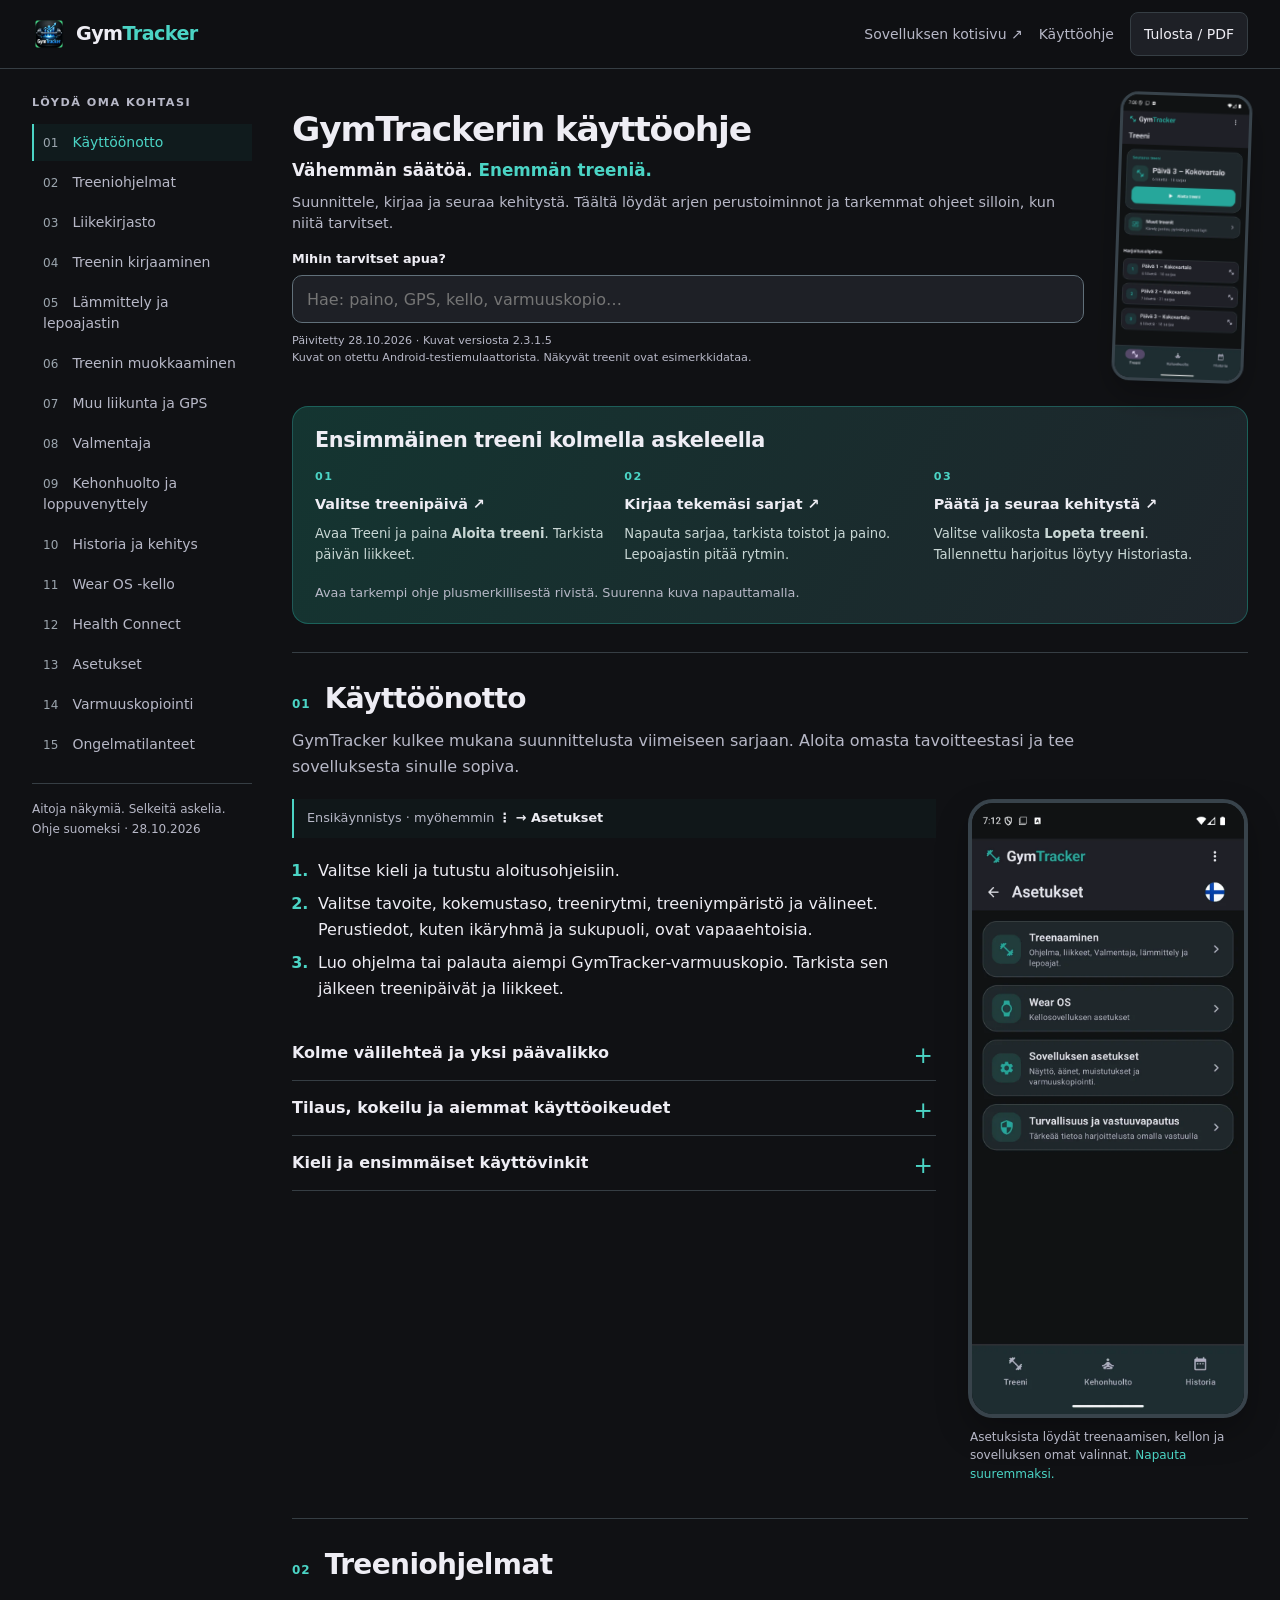
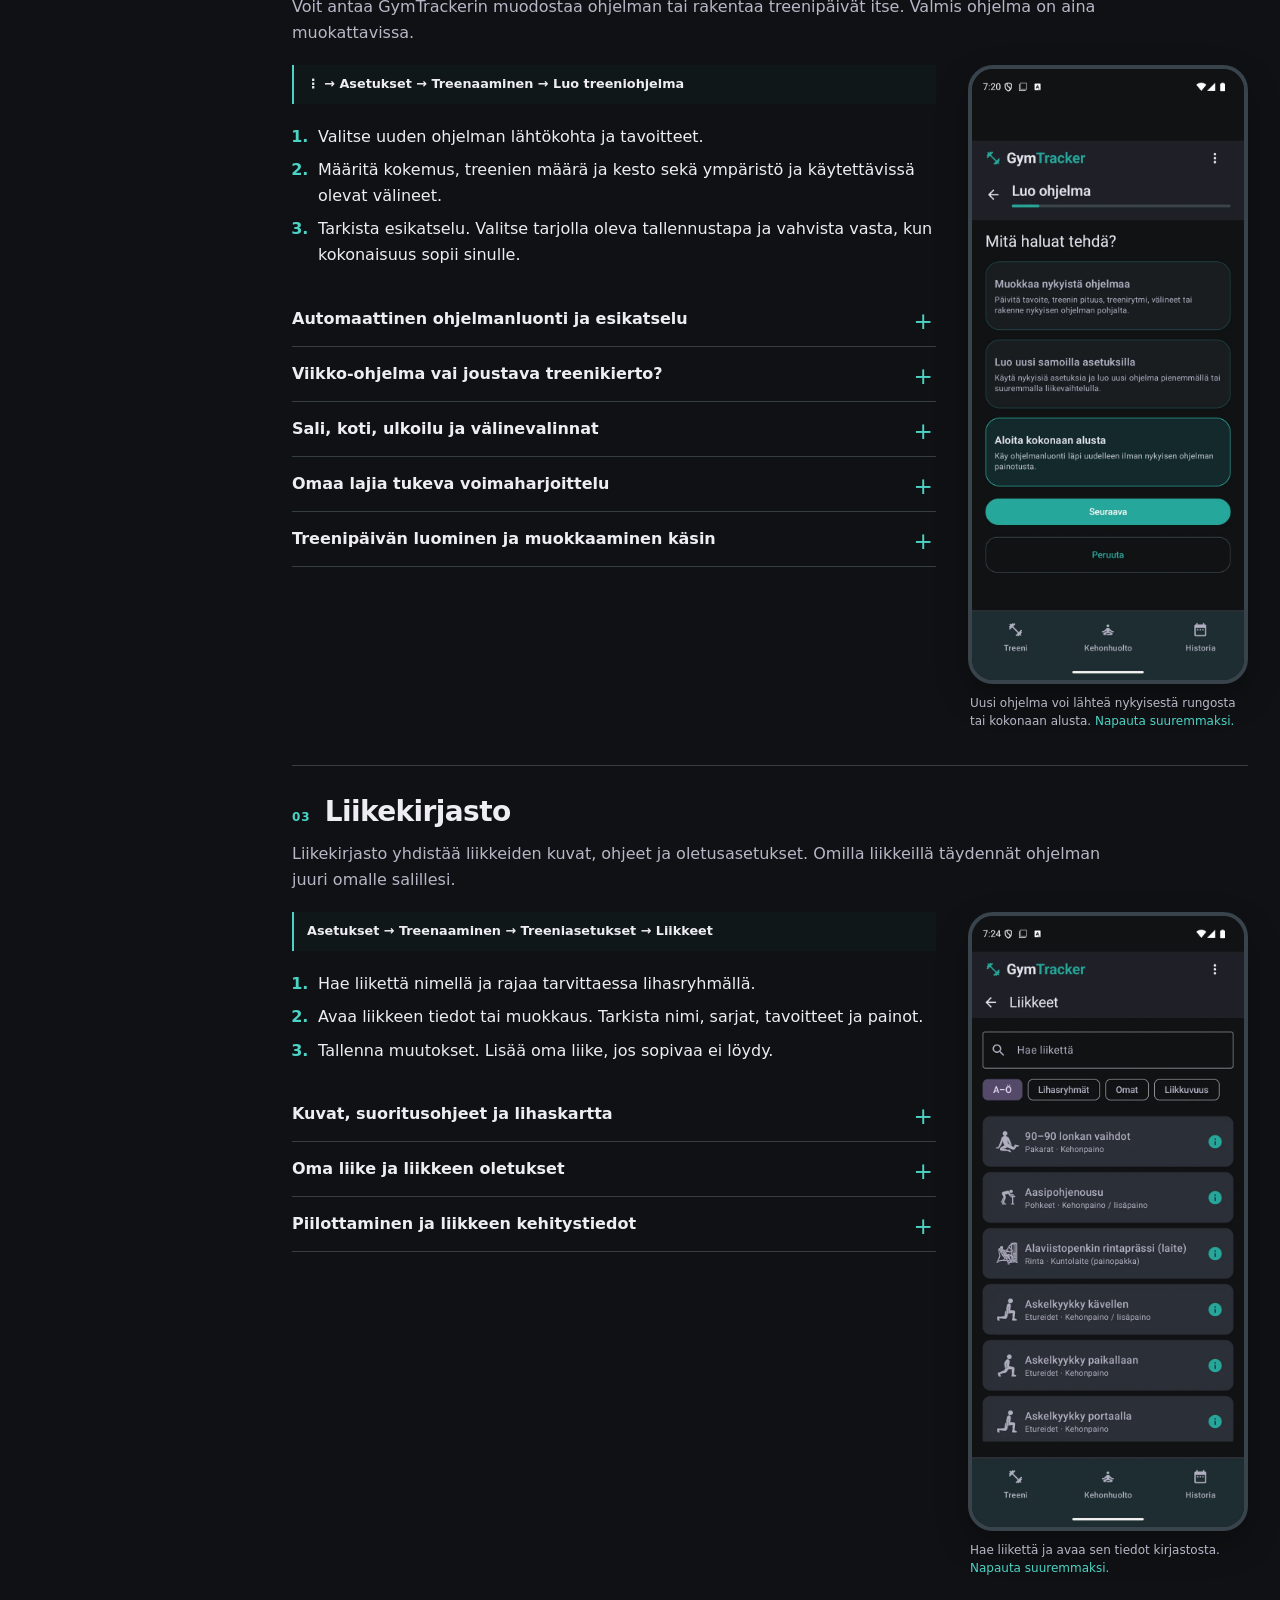
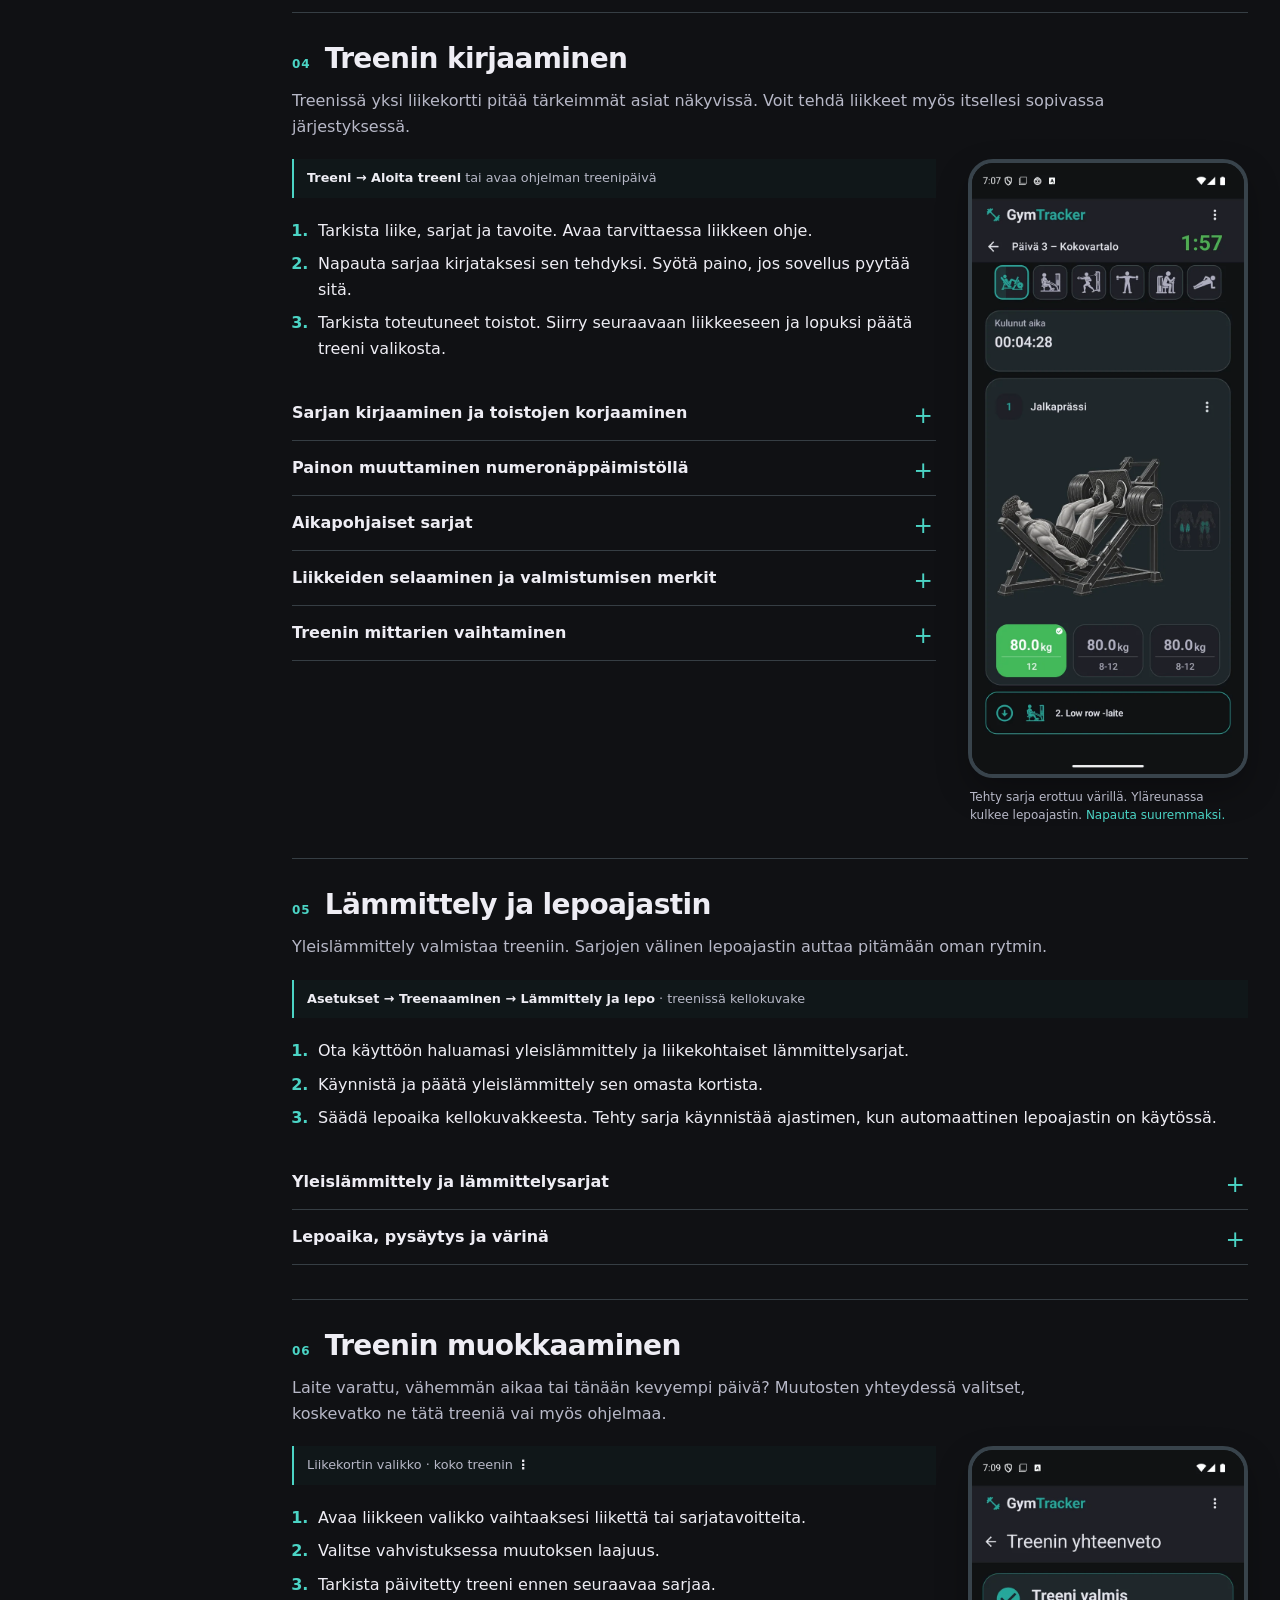
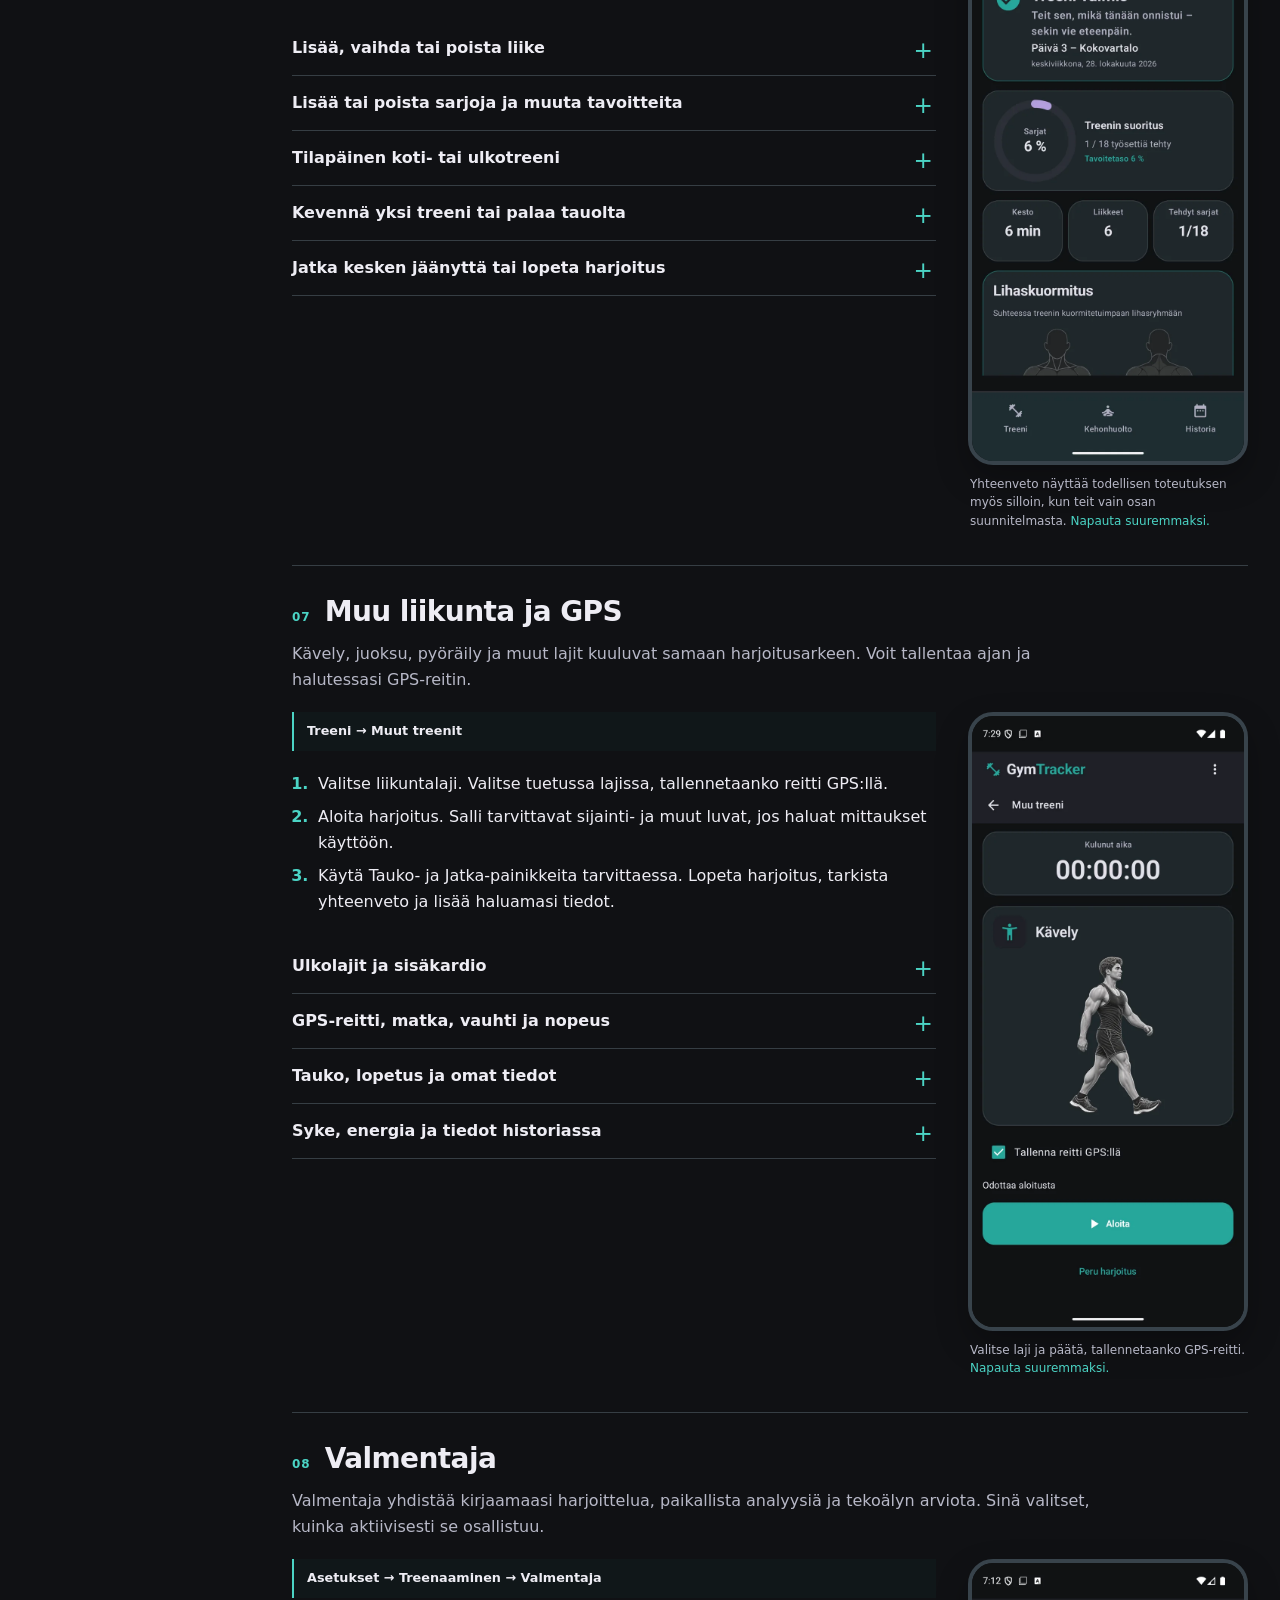
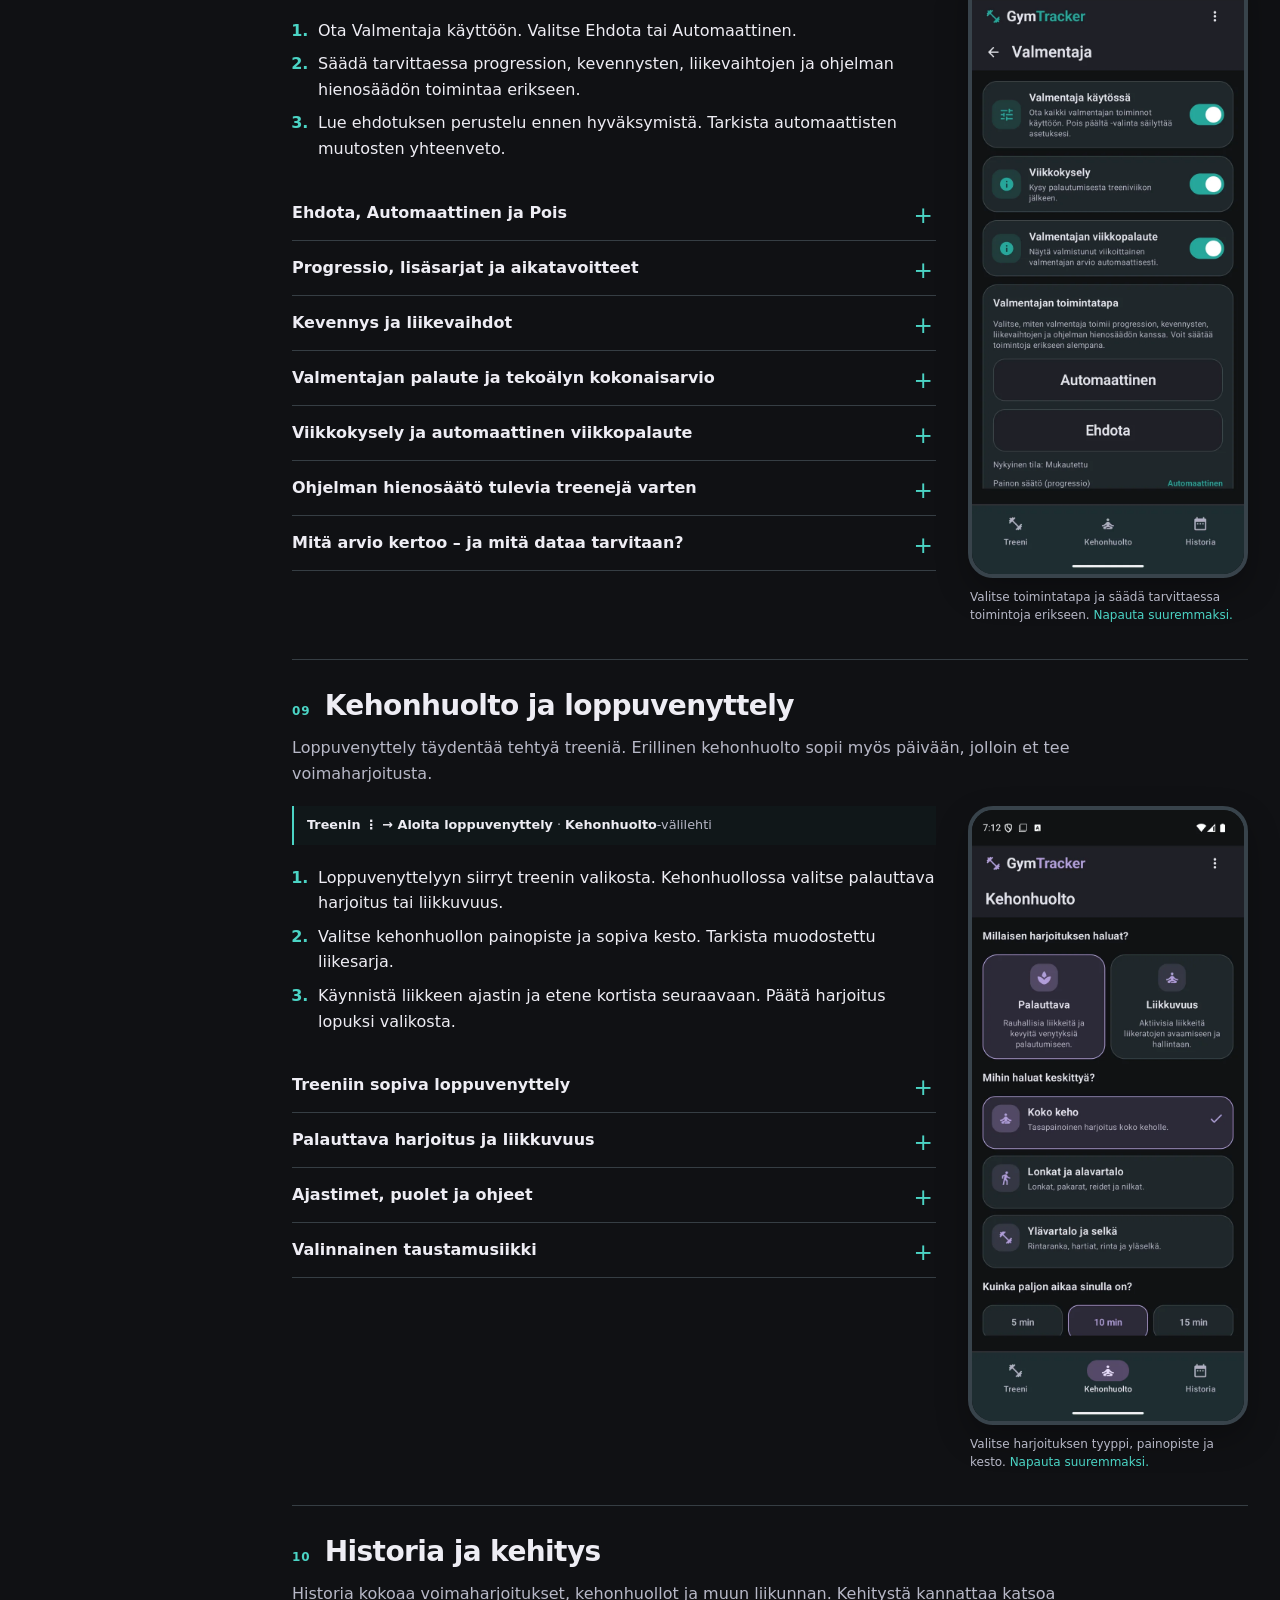
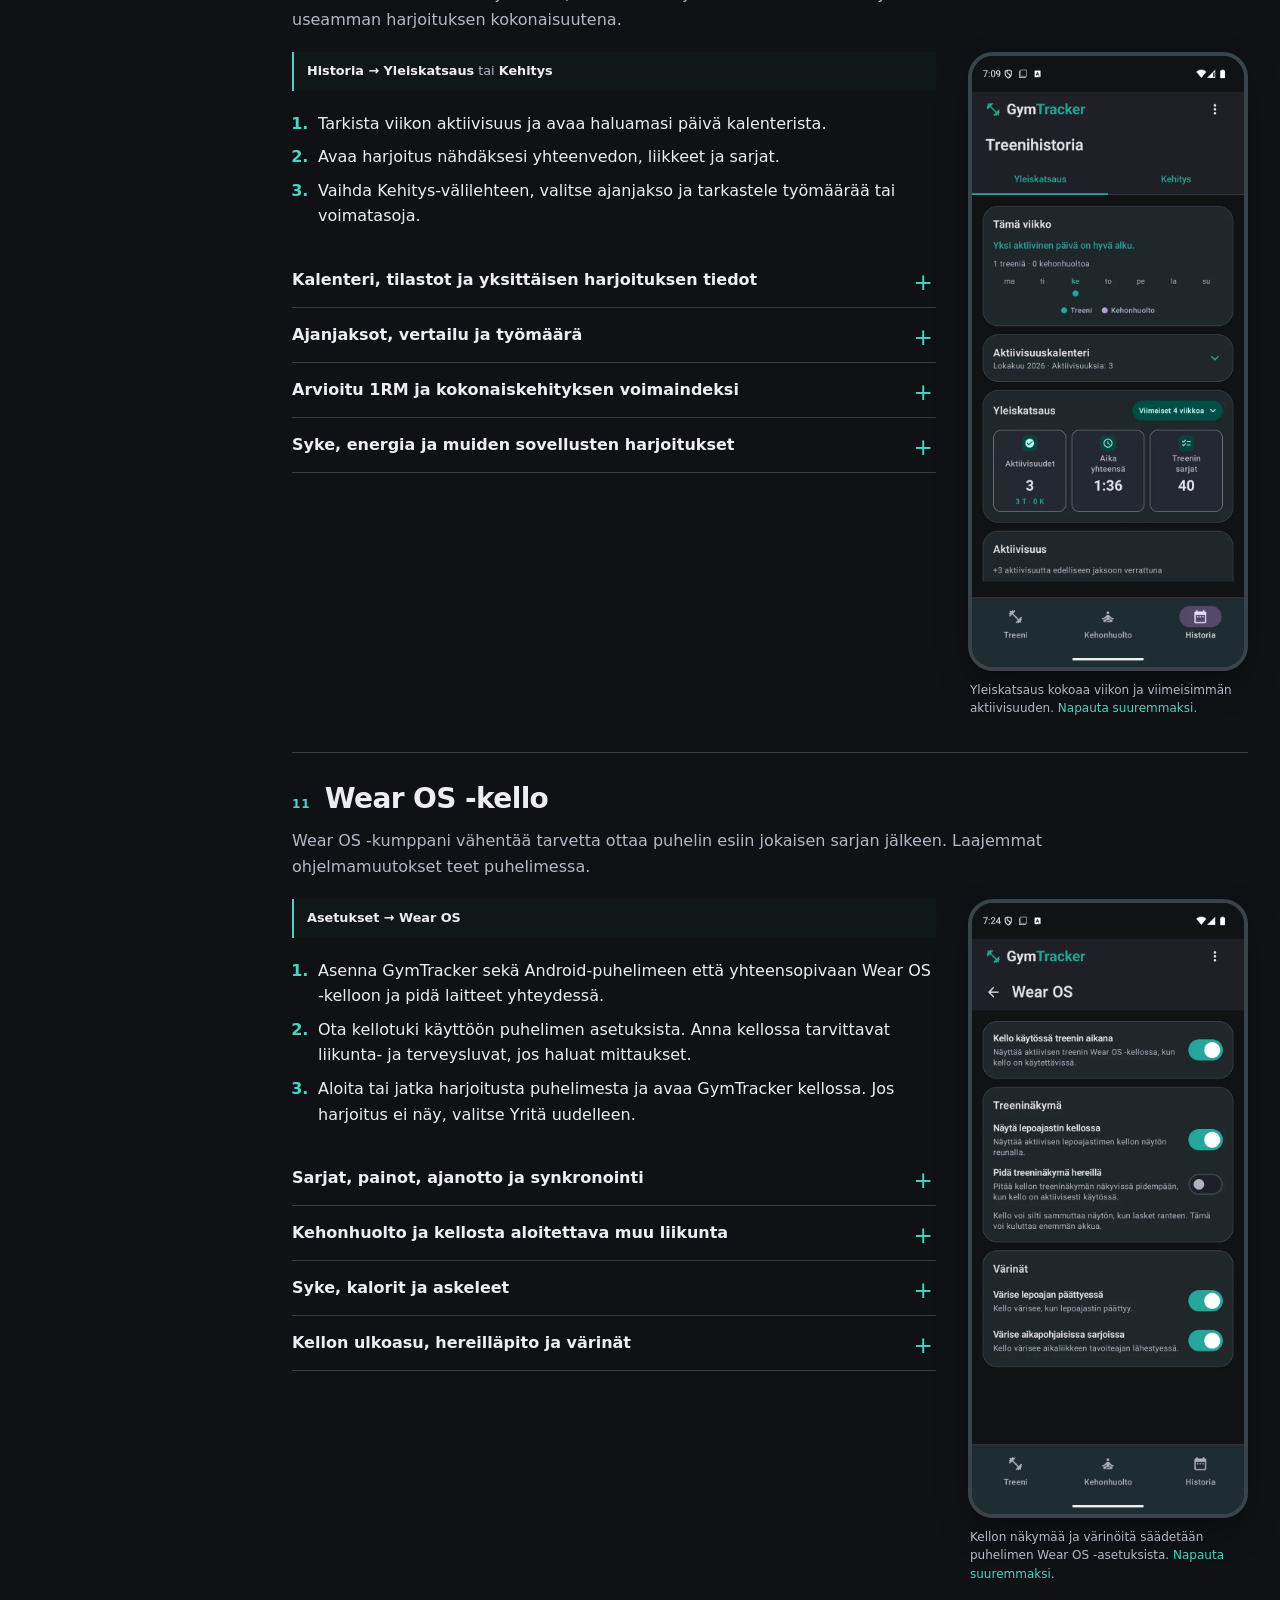
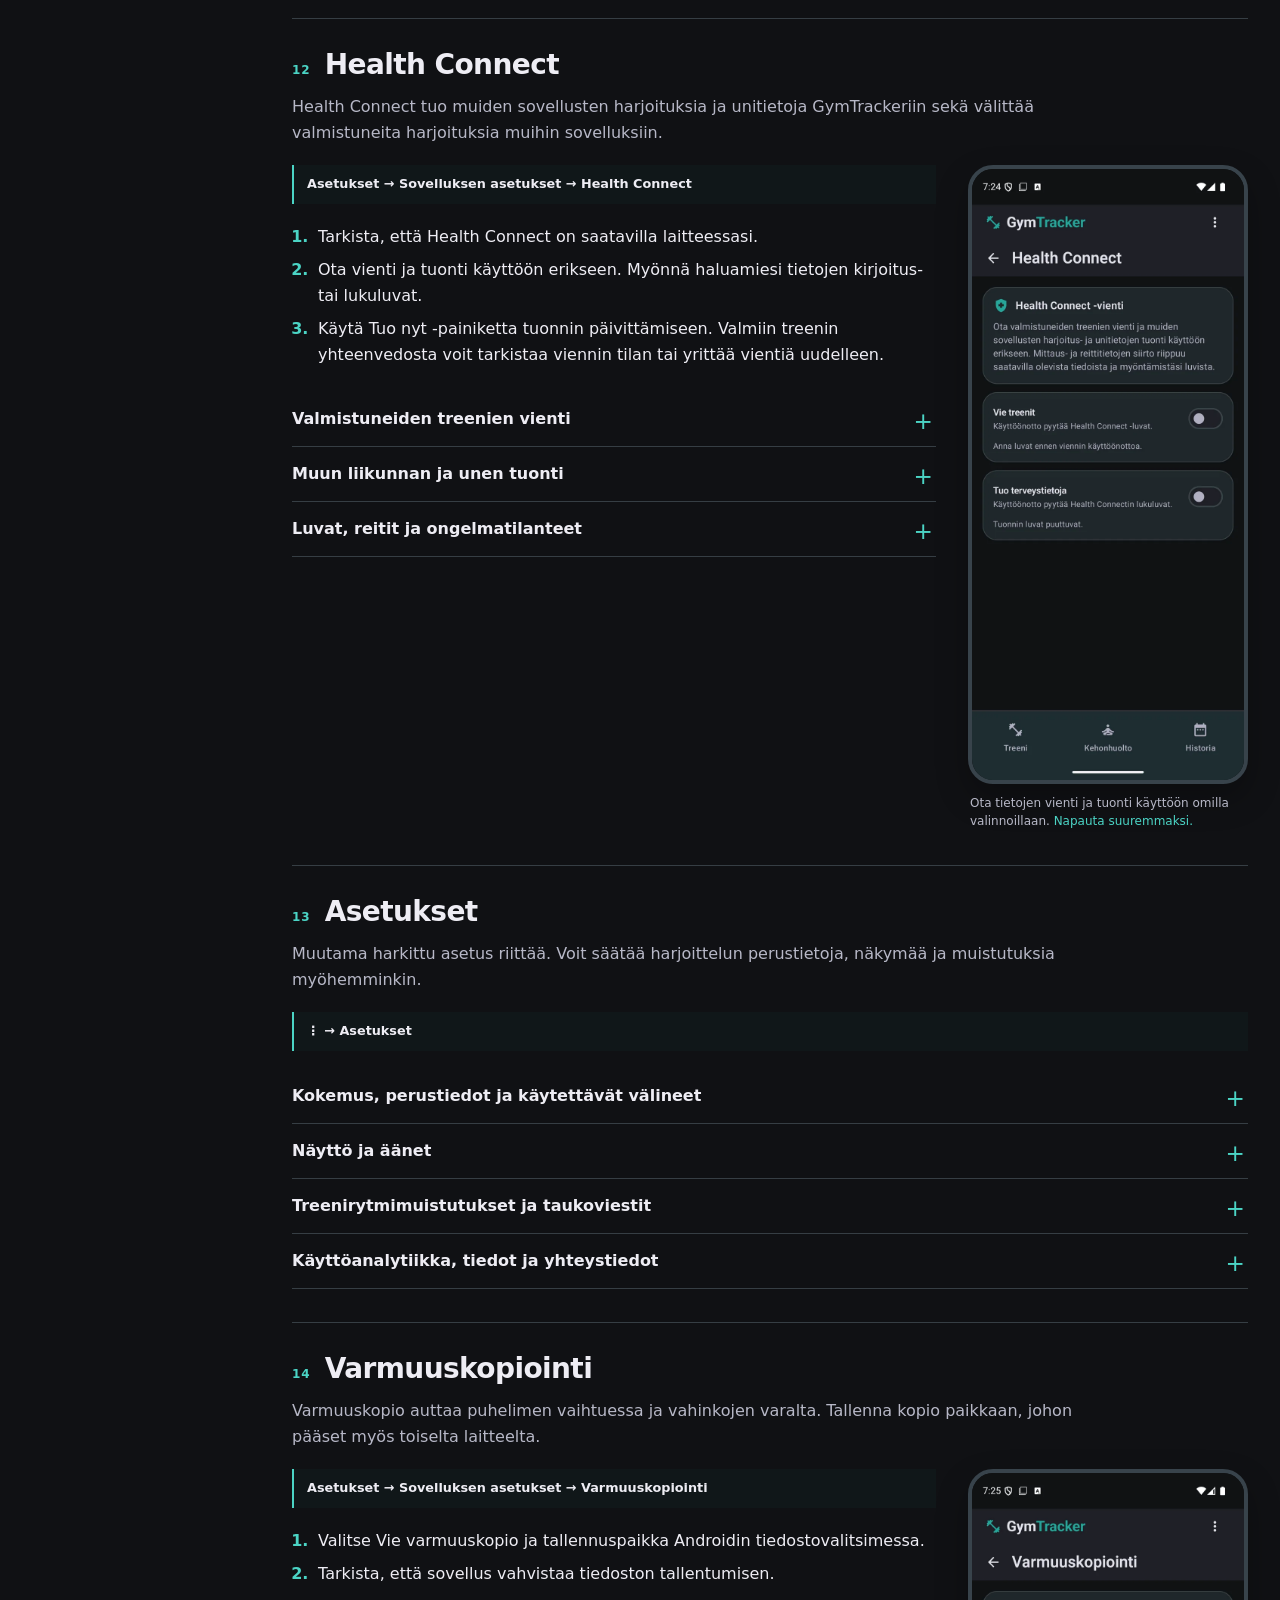
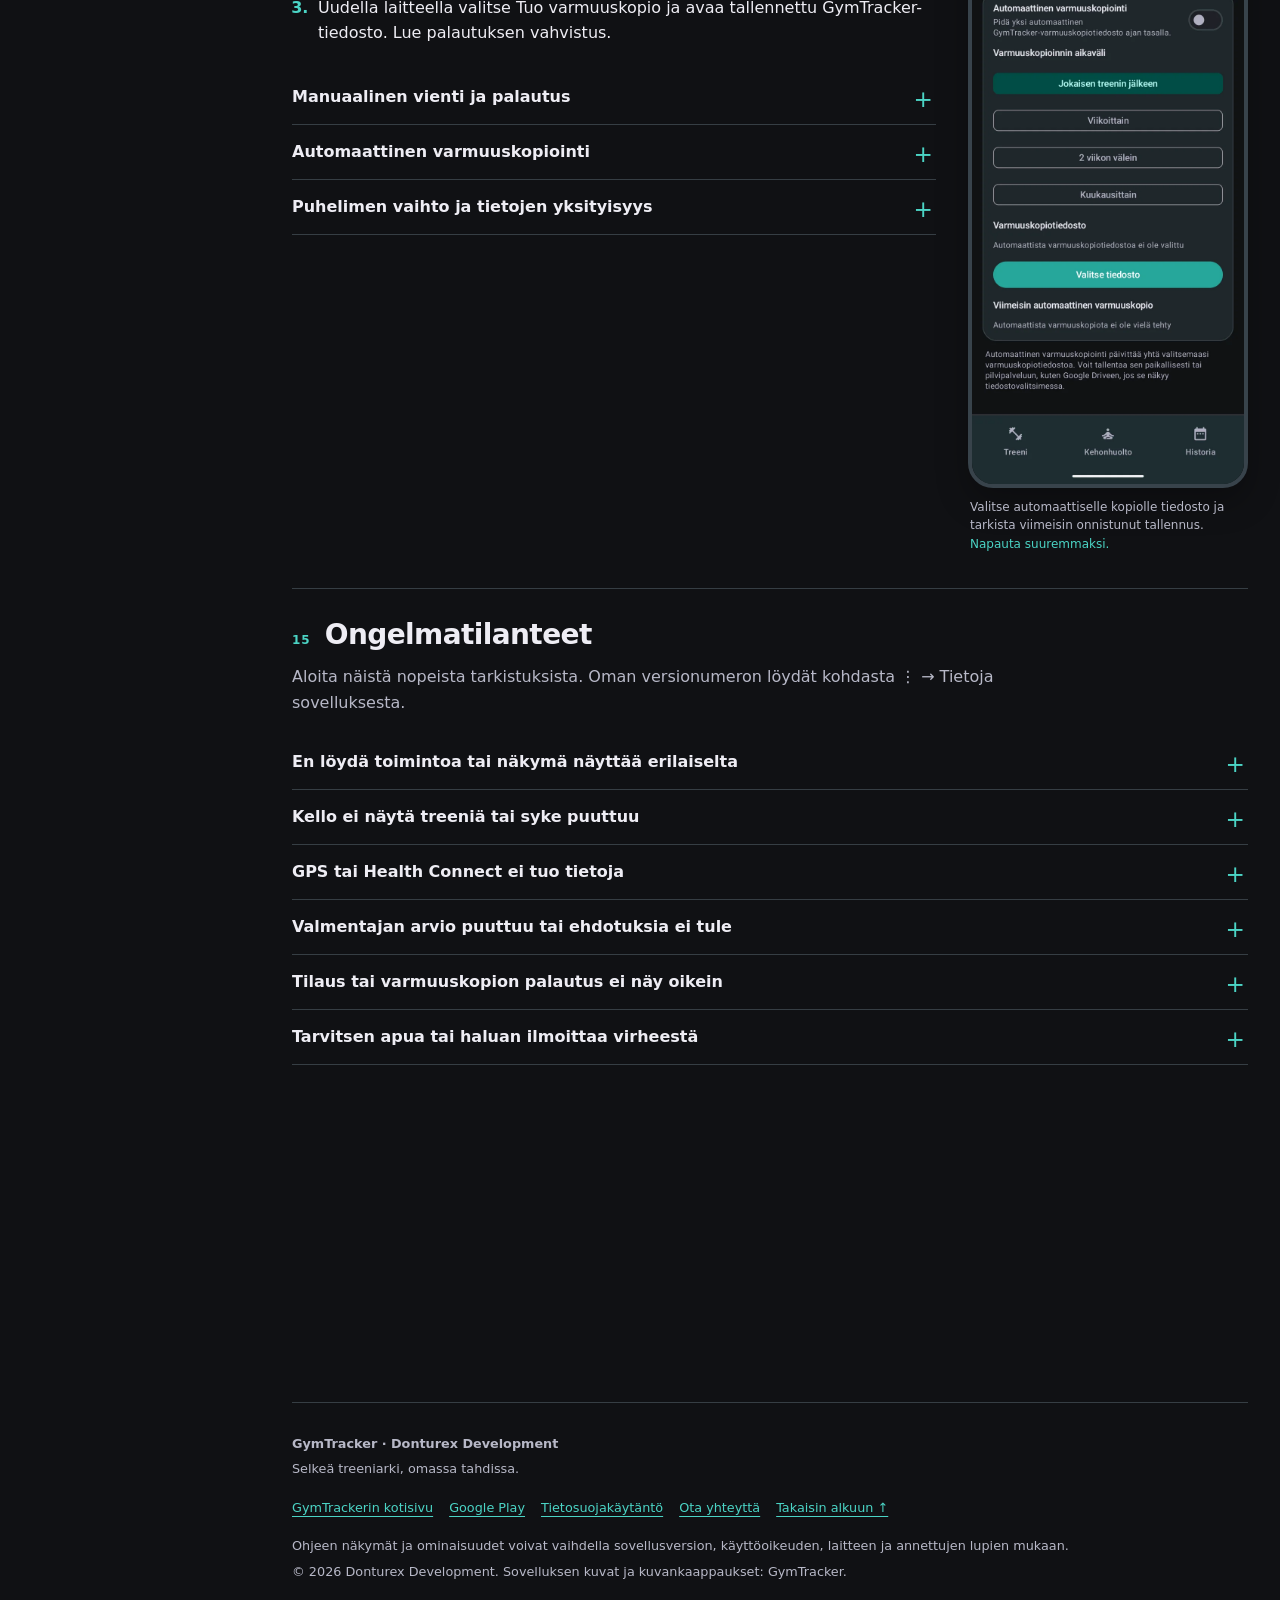
<file: gymtracker/ohje/index.html>
<!doctype html>
<html lang="fi"><head><meta charset="utf-8"><meta name="viewport" content="width=device-width,initial-scale=1"><meta name="theme-color" content="#101114"><title>GymTracker – Kuvallinen käyttöohje</title><meta name="description" content="GymTrackerin suomenkielinen kuvallinen käyttöohje: ohjelmat, treenikirjaukset, Valmentaja, GPS, kehonhuolto, historia, Wear OS, Health Connect ja varmuuskopiot."><link rel="canonical" href="https://donturexdev.fi/gymtracker/ohje/"><link rel="icon" href="assets/icon.webp" type="image/webp"><link rel="stylesheet" href="styles.css"><script src="guide.js" defer></script></head>
<body><a class="skip" href="#sisalto">Siirry ohjeeseen</a>
<header class="topbar"><div class="topbar-inner"><a class="brand" href="../" aria-label="GymTrackerin kotisivu"><img src="assets/icon.webp" width="36" height="36" alt=""><span>Gym<em>Tracker</em></span></a><div class="top-links"><a class="home-link" href="../">Sovelluksen kotisivu ↗</a><a class="desktop-link" data-guide-link href="#aloittaminen">Käyttöohje</a><button type="button" id="open-topics" class="outline-button mobile-tool js-only" aria-haspopup="dialog" aria-controls="mobile-tools" aria-expanded="false" hidden>Aiheet</button><button type="button" id="open-search" class="outline-button mobile-tool js-only" aria-haspopup="dialog" aria-controls="mobile-tools" aria-expanded="false" hidden>Haku</button><button type="button" class="outline-button print-button js-only" hidden>Tulosta / PDF</button></div></div></header>
<div class="page"><aside class="sidebar" aria-label="Käyttöohjeen sisällysluettelo"><p class="nav-label">Löydä oma kohtasi</p><nav><a data-chapter-link href="#aloittaminen"><span>01</span> Käyttöönotto</a><a data-chapter-link href="#ohjelmat"><span>02</span> Treeniohjelmat</a><a data-chapter-link href="#liikkeet"><span>03</span> Liikekirjasto</a><a data-chapter-link href="#treeni"><span>04</span> Treenin kirjaaminen</a><a data-chapter-link href="#lammittely"><span>05</span> Lämmittely ja lepoajastin</a><a data-chapter-link href="#muokkaus"><span>06</span> Treenin muokkaaminen</a><a data-chapter-link href="#muut-treenit"><span>07</span> Muu liikunta ja GPS</a><a data-chapter-link href="#valmentaja"><span>08</span> Valmentaja</a><a data-chapter-link href="#kehonhuolto"><span>09</span> Kehonhuolto ja loppuvenyttely</a><a data-chapter-link href="#historia"><span>10</span> Historia ja kehitys</a><a data-chapter-link href="#wear-os"><span>11</span> Wear OS -kello</a><a data-chapter-link href="#health-connect"><span>12</span> Health Connect</a><a data-chapter-link href="#asetukset"><span>13</span> Asetukset</a><a data-chapter-link href="#varmuuskopiointi"><span>14</span> Varmuuskopiointi</a><a data-chapter-link href="#pulmat"><span>15</span> Ongelmatilanteet</a></nav><p class="nav-note">Aitoja näkymiä. Selkeitä askelia.<br>Ohje suomeksi · 28.10.2026</p></aside>
<main id="sisalto"><details class="mobile-nav fallback-nav"><summary>Sisällysluettelo — valitse aihe</summary><nav aria-label="Mobiilin sisällysluettelo"><a data-chapter-link href="#aloittaminen"><span>01</span> Käyttöönotto</a><a data-chapter-link href="#ohjelmat"><span>02</span> Treeniohjelmat</a><a data-chapter-link href="#liikkeet"><span>03</span> Liikekirjasto</a><a data-chapter-link href="#treeni"><span>04</span> Treenin kirjaaminen</a><a data-chapter-link href="#lammittely"><span>05</span> Lämmittely ja lepoajastin</a><a data-chapter-link href="#muokkaus"><span>06</span> Treenin muokkaaminen</a><a data-chapter-link href="#muut-treenit"><span>07</span> Muu liikunta ja GPS</a><a data-chapter-link href="#valmentaja"><span>08</span> Valmentaja</a><a data-chapter-link href="#kehonhuolto"><span>09</span> Kehonhuolto ja loppuvenyttely</a><a data-chapter-link href="#historia"><span>10</span> Historia ja kehitys</a><a data-chapter-link href="#wear-os"><span>11</span> Wear OS -kello</a><a data-chapter-link href="#health-connect"><span>12</span> Health Connect</a><a data-chapter-link href="#asetukset"><span>13</span> Asetukset</a><a data-chapter-link href="#varmuuskopiointi"><span>14</span> Varmuuskopiointi</a><a data-chapter-link href="#pulmat"><span>15</span> Ongelmatilanteet</a></nav></details>
<section class="hero" aria-labelledby="guide-title"><div><h1 id="guide-title">GymTrackerin käyttöohje</h1><p class="hero-tagline">Vähemmän säätöä. <em>Enemmän treeniä.</em></p><p class="hero-description">Suunnittele, kirjaa ja seuraa kehitystä. Täältä löydät arjen perustoiminnot ja tarkemmat ohjeet silloin, kun niitä tarvitset.</p><div class="search-box js-only" hidden><label for="guide-search">Mihin tarvitset apua?</label><div class="search-field"><input id="guide-search" data-guide-search type="search" autocomplete="off" placeholder="Hae: paino, GPS, kello, varmuuskopio…" aria-describedby="search-status" aria-controls="search-results"><button type="button" id="clear-search" data-clear-search aria-label="Tyhjennä haku" hidden>×</button></div><p id="search-status" class="search-status" role="status" aria-live="polite"></p></div><p class="meta">Päivitetty 28.10.2026 · Kuvat versiosta 2.3.1.5<br>Kuvat on otettu Android-testiemulaattorista. Näkyvät treenit ovat esimerkkidataa.</p></div><div class="hero-phone phone"><img src="assets/01-treeni.webp" width="720" height="1616" fetchpriority="high" alt="GymTrackerin Treeni-välilehti: seuraava treeni ja harjoitusohjelman päivät."></div></section>
<section id="search-results" class="search-results" aria-label="Hakutulokset" data-search-results hidden></section>
<noscript><p class="no-js">Voit lukea koko ohjeen ja avata ohjekohdat ilman JavaScriptiä. Haku, kuvien suurennus ja tulostuspainike tarvitsevat JavaScriptin. Avaa kuva selaimen omasta kuvavalikosta.</p></noscript>
<section class="quickstart" id="quickstart" aria-labelledby="quick-title"><h2 id="quick-title">Ensimmäinen treeni kolmella askeleella</h2><div class="quicksteps"><a data-guide-link href="#treeni"><span class="step-number">01</span><strong>Valitse treenipäivä ↗</strong><p>Avaa Treeni ja paina <b>Aloita treeni</b>. Tarkista päivän liikkeet.</p></a><a data-guide-link href="#treeni-1"><span class="step-number">02</span><strong>Kirjaa tekemäsi sarjat ↗</strong><p>Napauta sarjaa, tarkista toistot ja paino. Lepoajastin pitää rytmin.</p></a><a data-guide-link href="#muokkaus-5"><span class="step-number">03</span><strong>Päätä ja seuraa kehitystä ↗</strong><p>Valitse valikosta <b>Lopeta treeni</b>. Tallennettu harjoitus löytyy Historiasta.</p></a></div><p class="small">Avaa tarkempi ohje plusmerkillisestä rivistä. Suurenna kuva napauttamalla.</p></section>
<div id="no-results" class="no-results" hidden><p><strong>Ohjekohtaa ei löytynyt.</strong> Kokeile lyhyempää sanaa, kuten ”sarja”, ”kello” tai ”uni”.</p></div>
<section class="chapter" id="aloittaminen" aria-labelledby="heading-aloittaminen"><div class="chapter-head"><span class="chapter-number">01</span><h2 id="heading-aloittaminen">Käyttöönotto</h2></div><p class="chapter-intro">GymTracker kulkee mukana suunnittelusta viimeiseen sarjaan. Aloita omasta tavoitteestasi ja tee sovelluksesta sinulle sopiva.</p><div class="chapter-grid"><div class="chapter-content"><p class="path">Ensikäynnistys · myöhemmin <strong>⋮ → Asetukset</strong></p><ol class="steps"><li>Valitse kieli ja tutustu aloitusohjeisiin.</li><li>Valitse tavoite, kokemustaso, treenirytmi, treeniympäristö ja välineet. Perustiedot, kuten ikäryhmä ja sukupuoli, ovat vapaaehtoisia.</li><li>Luo ohjelma tai palauta aiempi GymTracker-varmuuskopio. Tarkista sen jälkeen treenipäivät ja liikkeet.</li></ol><details class="feature" id="aloittaminen-1"><summary>Kolme välilehteä ja yksi päävalikko</summary><div class="feature-body"><p><strong>Treeni</strong> näyttää seuraavan treenin ja ohjelmasi. <strong>Kehonhuolto</strong> kokoaa palauttavat ja liikkuvuusharjoitukset. <strong>Historia</strong> näyttää tehdyt harjoitukset ja kehityksen.</p><p>Yläkulman <strong>⋮</strong> avaa sovellusvalikon. Sen sisältö muuttuu näkymän mukaan: treenin aikana mukana ovat myös harjoituksen toiminnot. Asetukset, ohje ja sovelluksen tiedot löytyvät samasta valikosta.</p></div></details><details class="feature" id="aloittaminen-2"><summary>Tilaus, kokeilu ja aiemmat käyttöoikeudet</summary><div class="feature-body"><p>Avaa tilausnäkymä sovelluksen valikosta. Näet oman käyttöoikeutesi, saatavilla olevat tilaukset ja Google Playn ajantasaiset hinnat. Maksuton kokeilu on tarjolla siihen oikeutetuille; tarkista ehdot ennen vahvistamista.</p><p>Tilauksia hallitaan ja perutaan Google Playssa. <strong>Palauta ostot</strong> tarkistaa aiemman oston oikealla Google-tilillä. Lifetime-oikeus ja aiempien käyttäjien säilyvät oikeudet näkyvät omassa tilausnäkymässä.</p><p>Harjoitushistoria säilyy käyttöoikeuden päätyttyä. Uuden harjoittelun ja lisäominaisuuksien saatavuus riippuu omasta käyttöoikeudestasi. Varmuuskopio palauttaa tietoja, mutta ei korvaa oston palautusta.</p></div></details><details class="feature" id="aloittaminen-3"><summary>Kieli ja ensimmäiset käyttövinkit</summary><div class="feature-body"><p>Avaa <strong>Asetukset → lippukuvake</strong> ja valitse kieli. Jos sovellus pyytää käynnistämään itsensä uudelleen, tee se vaihdon viimeistelemiseksi.</p><p>Lyhyet käyttövinkit opastavat uusissa toiminnoissa. Treenissä saat opastuksen uudelleen valitsemalla <strong>⋮ → Näytä treenin käyttöopastus</strong>. Valmentajan asetusten valikossa voit palauttaa käyttövinkkejä sekä erillisiä Valmentajan tietoikkunoita.</p></div></details></div><div class="screenshots"><figure class="shot"><button type="button" class="shot-button" aria-label="Suurenna kuva: Asetuksista löydät treenaamisen, kellon ja sovelluksen omat valinnat."><span class="phone"><img src="assets/11-asetukset.webp" width="720" height="1616" loading="lazy" decoding="async" alt="Asetuksista löydät treenaamisen, kellon ja sovelluksen omat valinnat."></span></button><figcaption><span class="caption-text">Asetuksista löydät treenaamisen, kellon ja sovelluksen omat valinnat.</span> <span class="zoom-hint">Napauta suuremmaksi.</span></figcaption></figure></div></div></section><section class="chapter" id="ohjelmat" aria-labelledby="heading-ohjelmat"><div class="chapter-head"><span class="chapter-number">02</span><h2 id="heading-ohjelmat">Treeniohjelmat</h2></div><p class="chapter-intro">Voit antaa GymTrackerin muodostaa ohjelman tai rakentaa treenipäivät itse. Valmis ohjelma on aina muokattavissa.</p><div class="chapter-grid"><div class="chapter-content"><p class="path"><strong>⋮ → Asetukset → Treenaaminen → Luo treeniohjelma</strong></p><ol class="steps"><li>Valitse uuden ohjelman lähtökohta ja tavoitteet.</li><li>Määritä kokemus, treenien määrä ja kesto sekä ympäristö ja käytettävissä olevat välineet.</li><li>Tarkista esikatselu. Valitse tarjolla oleva tallennustapa ja vahvista vasta, kun kokonaisuus sopii sinulle.</li></ol><details class="feature" id="ohjelmat-1"><summary>Automaattinen ohjelmanluonti ja esikatselu</summary><div class="feature-body"><p>Valitse esimerkiksi lihasmassan, voiman tai kunnon ylläpidon tavoite. Sovellus sovittaa ohjelmaa valitsemaasi tasoon, rytmiin ja aikaan. Olemassa olevan ohjelman pohjalta voit säilyttää tutun rungon, hakea tasapainoista uudistusta tai toivoa enemmän vaihtelua.</p><p>Esikatselussa tarkistat päivät, liikkeet ja sarjat ennen tallennusta. <strong>Korvaaminen</strong> vaihtaa tulevan ohjelman; <strong>lisääminen</strong> laajentaa sitä, kun käyttöoikeus sallii. Aiemmat toteutuneet treenit säilyvät historiassa.</p></div></details><details class="feature" id="ohjelmat-2"><summary>Viikko-ohjelma vai joustava treenikierto?</summary><div class="feature-body"><p><strong>Perinteinen viikko-ohjelma</strong> sopii säännölliseen viikkorytmiin. <strong>Joustava treenikierto</strong> etenee treenipäivästä seuraavaan, vaikka viikon treenipäivät vaihtelisivat.</p><p>Joustavan ohjelman laajuudella valitset kompaktin, normaalin tai monipuolisemman kokonaisuuden. Treeni-välilehti kertoo, mikä harjoitus on seuraavana. Voit avata myös haluamasi muun treenipäivän.</p></div></details><details class="feature" id="ohjelmat-3"><summary>Sali, koti, ulkoilu ja välinevalinnat</summary><div class="feature-body"><p>Määritä välineet ympäristöittäin. Voit merkitä välineen suosittavaksi, neutraaliksi, vältettäväksi tai kokonaan pois käytöstä tarjolla olevien valintojen mukaan. Valinnat ohjaavat uusia ohjelmia ja sopivia vaihtoliikkeitä.</p><p>Pelkkä välineasetuksen vaihto ei muokkaa kaikkia nykyisen ohjelmasi liikkeitä. Tarkista ohjelma muutoksen jälkeen. Yhden päivän tilapäiseen muutokseen käytä treenin <strong>Treenaa kotona/ulkona</strong> -toimintoa.</p></div></details><details class="feature" id="ohjelmat-4"><summary>Omaa lajia tukeva voimaharjoittelu</summary><div class="feature-body"><p>Ohjelmanluonnissa voit valita muun lajin tuen. Mukana ovat juoksu, pyöräily, ratsastus, uinti, palloilu, kamppailulajit, mailapelit ja hiihto.</p><p>Valitse, haluatko tukea lajin vaatimuksia, tasapainottaa sen kuormitusta vai yhdistää nämä. GymTracker painottaa sopivia lihasryhmiä ja liikemalleja käytettävissä olevan ajan ja välineiden mukaan. Varsinaiset lajiharjoitukset kirjataan kohdasta <strong>Muut treenit</strong>.</p></div></details><details class="feature" id="ohjelmat-5"><summary>Treenipäivän luominen ja muokkaaminen käsin</summary><div class="feature-body"><p>Avaa <strong>Asetukset → Treenaaminen → Treeniasetukset → Treenipäivät</strong>. Lisää päivä, nimeä se ja valitse liikkeet. Määritä sarjat, toisto- tai aikaväli ja tarvittaessa painot.</p><p>Avaa olemassa oleva päivä muokataksesi nimeä, liikkeitä tai niiden järjestystä. Voit lisätä ja poistaa liikkeitä, muuttaa tavoitteita sekä poistaa tarpeettoman treenipäivän. Tarkista poistovahvistus ennen hyväksymistä.</p></div></details></div><div class="screenshots"><figure class="shot"><button type="button" class="shot-button" aria-label="Suurenna kuva: Uusi ohjelma voi lähteä nykyisestä rungosta tai kokonaan alusta."><span class="phone"><img src="assets/13-ohjelman-luonti.webp" width="720" height="1616" loading="lazy" decoding="async" alt="Uusi ohjelma voi lähteä nykyisestä rungosta tai kokonaan alusta."></span></button><figcaption><span class="caption-text">Uusi ohjelma voi lähteä nykyisestä rungosta tai kokonaan alusta.</span> <span class="zoom-hint">Napauta suuremmaksi.</span></figcaption></figure></div></div></section><section class="chapter" id="liikkeet" aria-labelledby="heading-liikkeet"><div class="chapter-head"><span class="chapter-number">03</span><h2 id="heading-liikkeet">Liikekirjasto</h2></div><p class="chapter-intro">Liikekirjasto yhdistää liikkeiden kuvat, ohjeet ja oletusasetukset. Omilla liikkeillä täydennät ohjelman juuri omalle salillesi.</p><div class="chapter-grid"><div class="chapter-content"><p class="path"><strong>Asetukset → Treenaaminen → Treeniasetukset → Liikkeet</strong></p><ol class="steps"><li>Hae liikettä nimellä ja rajaa tarvittaessa lihasryhmällä.</li><li>Avaa liikkeen tiedot tai muokkaus. Tarkista nimi, sarjat, tavoitteet ja painot.</li><li>Tallenna muutokset. Lisää oma liike, jos sopivaa ei löydy.</li></ol><details class="feature" id="liikkeet-1"><summary>Kuvat, suoritusohjeet ja lihaskartta</summary><div class="feature-body"><p>Treenin liikekortin valikosta avaat <strong>Näytä ohje</strong> -toiminnon. Sisäänrakennetuilla liikkeillä on saatavuuden mukaan kuva ja ohjeet alkuasennosta, suorituksesta ja huomioitavista asioista.</p><p>Pyyhkäise liikekuvaa vasemmalle suurentaaksesi lihaskartan ja oikealle palataksesi kuvaan. Myös pieni esikatselukuva vaihtaa näkymää. Kartta kertoo kohdealueista; se ei mittaa lihaksen kuormitusta kehossasi.</p></div></details><details class="feature" id="liikkeet-2"><summary>Oma liike ja liikkeen oletukset</summary><div class="feature-body"><p>Anna omalle liikkeelle selkeä nimi, lihasryhmä ja tyyppi. Määritä oletussarjat, toistoväli, oletuspaino ja painon muutosaskel soveltuvin osin. Voit lisätä oman suoritusohjeen.</p><p>Kirjaston oletukset, ohjelman päiväkohtaiset tavoitteet ja jo aloitettu treeni ovat eri asioita. Tarkista muutoksen kohde tallentaessasi. Sisäänrakennetun liikkeen tunniste on lukittu, jotta sen historia pysyy yhteydessä oikeaan liikkeeseen.</p></div></details><details class="feature" id="liikkeet-3"><summary>Piilottaminen ja liikkeen kehitystiedot</summary><div class="feature-body"><p>Poista turha liike käytöstä sen muokkauksessa. Piilotus pitää kirjaston selkeänä ja säilyttää vanhat harjoitusmerkinnät ymmärrettävinä.</p><p>Liikkeen kehitysnäkymässä tarkastelet viimeisimpiä tuloksia ja painollisten liikkeiden arvioitua 1RM-kehitystä. Rajaa tarkastelu viimeisiin 7, 10 tai 15 treeniin tai koko historiaan tarjolla olevan valikon mukaan.</p></div></details></div><div class="screenshots"><figure class="shot"><button type="button" class="shot-button" aria-label="Suurenna kuva: Hae liikettä ja avaa sen tiedot kirjastosta."><span class="phone"><img src="assets/15-liikekirjasto.webp" width="720" height="1616" loading="lazy" decoding="async" alt="Hae liikettä ja avaa sen tiedot kirjastosta."></span></button><figcaption><span class="caption-text">Hae liikettä ja avaa sen tiedot kirjastosta.</span> <span class="zoom-hint">Napauta suuremmaksi.</span></figcaption></figure></div></div></section><section class="chapter" id="treeni" aria-labelledby="heading-treeni"><div class="chapter-head"><span class="chapter-number">04</span><h2 id="heading-treeni">Treenin kirjaaminen</h2></div><p class="chapter-intro">Treenissä yksi liikekortti pitää tärkeimmät asiat näkyvissä. Voit tehdä liikkeet myös itsellesi sopivassa järjestyksessä.</p><div class="chapter-grid"><div class="chapter-content"><p class="path"><strong>Treeni → Aloita treeni</strong> tai avaa ohjelman treenipäivä</p><ol class="steps"><li>Tarkista liike, sarjat ja tavoite. Avaa tarvittaessa liikkeen ohje.</li><li>Napauta sarjaa kirjataksesi sen tehdyksi. Syötä paino, jos sovellus pyytää sitä.</li><li>Tarkista toteutuneet toistot. Siirry seuraavaan liikkeeseen ja lopuksi päätä treeni valikosta.</li></ol><details class="feature" id="treeni-1"><summary>Sarjan kirjaaminen ja toistojen korjaaminen</summary><div class="feature-body"><p>Napauta tekemätöntä sarjaa merkitäksesi sen tehdyksi. Sovellus käyttää sarjan tavoitetta lähtökohtana. <strong>Tehdyn sarjan uusi napautus vähentää toistoja</strong> – tarkista luku vastaamaan todellista suoritusta.</p><p>Keho­painoliikkeen kirjaamiseen et tarvitse painoa. Painollisessa liikkeessä ensimmäinen kirjaus voi pyytää painon. Kirjaa käytetty kuorma johdonmukaisesti; avustetussa liikkeessä numero voi tarkoittaa avustusta.</p></div></details><details class="feature" id="treeni-2"><summary>Painon muuttaminen numeronäppäimistöllä</summary><div class="feature-body"><p><strong>Pidä sarjaa painettuna</strong> avataksesi painon muokkauksen. Napauta painokenttää, syötä arvo sovelluksen numeronäppäimistöllä ja tallenna. Vahvista myös mahdollinen sarjan painodialogi.</p><p>Desimaalierotin löytyy näppäimistöstä. Korjaa virhe poistopainikkeella. Tarkista, mitä sarjoja tai tulevia tavoitteita näkyvä vahvistus koskee.</p><figure class="shot"><button type="button" class="shot-button" aria-label="Suurenna kuva: Painon syöttö onnistuu sovelluksen omalla numeronäppäimistöllä."><span class="phone"><img src="assets/04-painon-syotto.webp" width="720" height="1616" loading="lazy" decoding="async" alt="Painon syöttö onnistuu sovelluksen omalla numeronäppäimistöllä."></span></button><figcaption><span class="caption-text">Painon syöttö onnistuu sovelluksen omalla numeronäppäimistöllä.</span> <span class="zoom-hint">Napauta suuremmaksi.</span></figcaption></figure></div></details><details class="feature" id="treeni-3"><summary>Aikapohjaiset sarjat</summary><div class="feature-body"><p>Napauta tekemätöntä aikasarjaa avataksesi ajanoton. <strong>Käynnistä ajanotto erikseen</strong>, kun olet valmis aloittamaan. Pysäytä ja tallenna toteutunut aika näkymän painikkeilla.</p><p>Aikasarjan tavoite on sekunteina, ei toistoina. Kaksipuolisissa kehonhuolto- ja venyttelyliikkeissä puolilla voi olla omat ajastimensa.</p></div></details><details class="feature" id="treeni-4"><summary>Liikkeiden selaaminen ja valmistumisen merkit</summary><div class="feature-body"><p>Vaihda liikettä pyyhkäisemällä kortteja ylös tai alas, napauttamalla edellisen tai seuraavan liikkeen palkkia tai valitsemalla kuvarivin pienoiskuva.</p><p>Pienoiskuva kertoo tehtyjen sarjojen etenemisestä. Voit palata liikkeeseen myöhemmin. Treenin ei tarvitse edetä listan järjestyksessä.</p></div></details><details class="feature" id="treeni-5"><summary>Treenin mittarien vaihtaminen</summary><div class="feature-body"><p>Napauta mittaria ja valitse, mitä haluat sen näyttävän. Käytettävissä voivat olla esimerkiksi kulunut aika, syke, keskisyke, aktiiviset kalorit ja askeleet. Muissa treeneissä mukana ovat myös matka, vauhti tai nopeus.</p><p>Valintasi muistetaan tuleviin treeneihin. Mittarivalikoima riippuu harjoituksesta, laitteista ja kertyneestä datasta. Viiva tai puuttuva mittari tarkoittaa, ettei tietoa ole saatavilla.</p></div></details></div><div class="screenshots"><figure class="shot"><button type="button" class="shot-button" aria-label="Suurenna kuva: Tehty sarja erottuu värillä. Yläreunassa kulkee lepoajastin."><span class="phone"><img src="assets/05-sarja-tehty.webp" width="720" height="1616" loading="lazy" decoding="async" alt="Tehty sarja erottuu värillä. Yläreunassa kulkee lepoajastin."></span></button><figcaption><span class="caption-text">Tehty sarja erottuu värillä. Yläreunassa kulkee lepoajastin.</span> <span class="zoom-hint">Napauta suuremmaksi.</span></figcaption></figure></div></div></section><section class="chapter" id="lammittely" aria-labelledby="heading-lammittely"><div class="chapter-head"><span class="chapter-number">05</span><h2 id="heading-lammittely">Lämmittely ja lepoajastin</h2></div><p class="chapter-intro">Yleislämmittely valmistaa treeniin. Sarjojen välinen lepoajastin auttaa pitämään oman rytmin.</p><div class="chapter-content"><div class="chapter-content"><p class="path"><strong>Asetukset → Treenaaminen → Lämmittely ja lepo</strong> · treenissä kellokuvake</p><ol class="steps"><li>Ota käyttöön haluamasi yleislämmittely ja liikekohtaiset lämmittelysarjat.</li><li>Käynnistä ja päätä yleislämmittely sen omasta kortista.</li><li>Säädä lepoaika kellokuvakkeesta. Tehty sarja käynnistää ajastimen, kun automaattinen lepoajastin on käytössä.</li></ol><details class="feature" id="lammittely-1"><summary>Yleislämmittely ja lämmittelysarjat</summary><div class="feature-body"><p>Yleislämmittely näkyy harjoituksen ensimmäisenä omana korttina. Sen valmistuminen vie varsinaisiin liikkeisiin. Liikekohtaiset lämmittelysarjat otetaan käyttöön erikseen.</p><p>Lämmittely ja työsarjat erotetaan toisistaan. Yleislämmittelyn kirjaus ei itsessään aiheuta Valmentajan progressio-, kevennys- tai liikkeenvaihtopäätöstä.</p></div></details><details class="feature" id="lammittely-2"><summary>Lepoaika, pysäytys ja värinä</summary><div class="feature-body"><p>Kellokuvakkeesta avautuvat lepoajastimen ja lämmittelyn asetukset. Tarkista haluamasi lepoajan pituus ja automaattinen käynnistys. Käynnissä olevan levon jäljellä oleva aika näkyy treenin yläreunassa.</p><p>Voit päättää levon näkymän ohjaimesta. Värinän valitset lepoasetuksista ja kellon värinät erikseen Wear OS -asetuksista.</p></div></details></div></div></section><section class="chapter" id="muokkaus" aria-labelledby="heading-muokkaus"><div class="chapter-head"><span class="chapter-number">06</span><h2 id="heading-muokkaus">Treenin muokkaaminen</h2></div><p class="chapter-intro">Laite varattu, vähemmän aikaa tai tänään kevyempi päivä? Muutosten yhteydessä valitset, koskevatko ne tätä treeniä vai myös ohjelmaa.</p><div class="chapter-grid"><div class="chapter-content"><p class="path">Liikekortin valikko · koko treenin <strong>⋮</strong></p><ol class="steps"><li>Avaa liikkeen valikko vaihtaaksesi liikettä tai sarjatavoitteita.</li><li>Valitse vahvistuksessa muutoksen laajuus.</li><li>Tarkista päivitetty treeni ennen seuraavaa sarjaa.</li></ol><details class="feature" id="muokkaus-1"><summary>Lisää, vaihda tai poista liike</summary><div class="feature-body"><p><strong>⋮ → Lisää liike tähän treeniin</strong> avaa liikekirjaston. Liikekohtaisesta valikosta voit vaihtaa tai poistaa liikkeen ja muokata sen tavoitteita.</p><p><strong>Vain tämä treeni</strong> jättää tulevan ohjelman ennalleen. <strong>Päivitä ohjelmaan</strong> tekee muutoksen myös tulevia harjoituksia varten. Poistossa vastaava valinta on <strong>Poista ohjelmasta</strong>. Lue vahvistus ennen hyväksymistä.</p></div></details><details class="feature" id="muokkaus-2"><summary>Lisää tai poista sarjoja ja muuta tavoitteita</summary><div class="feature-body"><p>Liikkeen valikosta voit lisätä sarjan tai poistaa viimeisen sarjan sekä muuttaa toisto- tai aikaväliä. Sovellus näyttää mahdollisen valinnan tämän treenin ja ohjelman päivittämisen välillä.</p><p>Aiemmin tehdyt sarjat ovat toteutunutta treenidataa. Tarkista uuden tavoitteen jälkeen jäljellä olevat tekemättömät sarjat.</p></div></details><details class="feature" id="muokkaus-3"><summary>Tilapäinen koti- tai ulkotreeni</summary><div class="feature-body"><p>Valitse treenin <strong>⋮ → Treenaa kotona/ulkona</strong>. Merkitse juuri tänään käytettävissä olevat välineet ja tuet, kuten käsipainot, vastuskuminauha, penkki tai leuanvetotanko. Valitse <strong>Luo korvaava treeni</strong>.</p><p>Korvaukset koskevat tätä harjoitusta. Tarkista yhteenveto: kaikille saliliikkeille ei välttämättä löydy sopivaa vaihtoehtoa. Liikkeitä, joissa on jo tehtyjä sarjoja, ei muuteta.</p></div></details><details class="feature" id="muokkaus-4"><summary>Kevennä yksi treeni tai palaa tauolta</summary><div class="feature-body"><p>Valitse <strong>⋮ → Tee kevennetty treeni</strong>. Toiminto voi keventää tekemättömien painollisten sarjojen painoja ja vähentää kuormittavien liikkeiden sarjoja. Ohjelma ja pysyvät oletuspainot säilyvät.</p><p>Pitkän harjoitustauon jälkeen sovellus voi tarjota kevennettyä paluuta. Voit valita päivän kevennyksen tai jatkaa tavallisesti.</p></div></details><details class="feature" id="muokkaus-5"><summary>Jatka kesken jäänyttä tai lopeta harjoitus</summary><div class="feature-body"><p>Palaa <strong>Treeni</strong>-välilehdelle ja jatka aktiivista harjoitusta. Sovellus ohjaa ratkaisemaan keskeneräisen harjoituksen ennen toisen aloittamista.</p><p>Valitse lopuksi <strong>⋮ → Lopeta treeni</strong>. Jos sarjoja puuttuu, voit jatkaa harjoitusta, tallentaa tehdyn osuuden valitsemalla <strong>Lopeta silti</strong> tai poistaa harjoituksen. Poistaminen hylkää sen merkinnät.</p><p>Yhteenvedosta näet keston, tehdyt sarjat, suoritusasteen ja lihaskuormituksen sekä saatavilla olevat terveystiedot. <strong>Avaa treenin tiedot</strong> näyttää liikkeet ja sarjat.</p></div></details></div><div class="screenshots"><figure class="shot"><button type="button" class="shot-button" aria-label="Suurenna kuva: Yhteenveto näyttää todellisen toteutuksen myös silloin, kun teit vain osan suunnitelmasta."><span class="phone"><img src="assets/07-yhteenveto.webp" width="720" height="1616" loading="lazy" decoding="async" alt="Yhteenveto näyttää todellisen toteutuksen myös silloin, kun teit vain osan suunnitelmasta."></span></button><figcaption><span class="caption-text">Yhteenveto näyttää todellisen toteutuksen myös silloin, kun teit vain osan suunnitelmasta.</span> <span class="zoom-hint">Napauta suuremmaksi.</span></figcaption></figure></div></div></section><section class="chapter" id="muut-treenit" aria-labelledby="heading-muut-treenit"><div class="chapter-head"><span class="chapter-number">07</span><h2 id="heading-muut-treenit">Muu liikunta ja GPS</h2></div><p class="chapter-intro">Kävely, juoksu, pyöräily ja muut lajit kuuluvat samaan harjoitusarkeen. Voit tallentaa ajan ja halutessasi GPS-reitin.</p><div class="chapter-grid"><div class="chapter-content"><p class="path"><strong>Treeni → Muut treenit</strong></p><ol class="steps"><li>Valitse liikuntalaji. Valitse tuetussa lajissa, tallennetaanko reitti GPS:llä.</li><li>Aloita harjoitus. Salli tarvittavat sijainti- ja muut luvat, jos haluat mittaukset käyttöön.</li><li>Käytä Tauko- ja Jatka-painikkeita tarvittaessa. Lopeta harjoitus, tarkista yhteenveto ja lisää haluamasi tiedot.</li></ol><details class="feature" id="muut-treenit-1"><summary>Ulkolajit ja sisäkardio</summary><div class="feature-body"><p>Valittavana ovat kävely, juoksu ja pyöräily sekä juoksumatto, kuntopyörä, crosstrainer, soutulaite, porraslaite ja muu kardio. Selaa lajilistaa nähdäksesi kaikki vaihtoehdot.</p><p>Sisälajeissa voit tallentaa ajan ja lisätä matkan harjoituksen jälkeen. GPS-reitti on käytettävissä sitä tukevissa ulkolajeissa.</p></div></details><details class="feature" id="muut-treenit-2"><summary>GPS-reitti, matka, vauhti ja nopeus</summary><div class="feature-body"><p>GPS-seuranta on valittavissa sitä tukevissa lajeissa. Odota sijainnin löytymistä. Tallennuksen aikana näet käytettävissä olevan matkan ja lajille sopivan vauhdin tai nopeuden. Mittaria napauttamalla voit vaihtaa näkyvää tietoa.</p><p>GPS-katkoksen aikana harjoituksen tallennus jatkuu. Kartan katkoviiva tarkoittaa arvioitua suoraa yhteyttä katkoksen yli. Karttapohjan lataus tarvitsee verkkoyhteyden; karttapohjan puuttuminen ei tarkoita tallennetun reitin kadonneen.</p></div></details><details class="feature" id="muut-treenit-3"><summary>Tauko, lopetus ja omat tiedot</summary><div class="feature-body"><p><strong>Tauko</strong> keskeyttää aktiivisen seurannan ja <strong>Jatka</strong> jatkaa sitä. <strong>Lopeta</strong> tallentaa harjoituksen vahvistuksen jälkeen. <strong>Peru harjoitus</strong> hylkää aloittamattoman tai peruttavan harjoituksen näkymän vahvistuksen mukaisesti.</p><p>Yhteenvedosta voit avata <strong>Muokkaa tietoja</strong> ja korjata tarjolla olevia tietoja, kuten matkaa, kestoa ja muistiinpanoja. Matkan ja muistiinpanojen kyselyn voit valita näytettäväksi harjoituksen lopuksi.</p></div></details><details class="feature" id="muut-treenit-4"><summary>Syke, energia ja tiedot historiassa</summary><div class="feature-body"><p>Yhteensopiva Wear OS -kello voi tuottaa syke-, askel- ja energiadataa. Mittarit näkyvät vain, kun laite ja annetut luvat tarjoavat ne. Energiankulutus on arvio.</p><p>Valmis harjoitus löytyy Historiasta. Avaa se nähdäksesi keston, matkan, reitin ja saatavilla olevat mittaukset. Myös Health Connectista tuodut harjoitukset erotetaan niiden lähteen perusteella.</p></div></details></div><div class="screenshots"><figure class="shot"><button type="button" class="shot-button" aria-label="Suurenna kuva: Valitse laji ja päätä, tallennetaanko GPS-reitti."><span class="phone"><img src="assets/14-muut-treenit.webp" width="720" height="1616" loading="lazy" decoding="async" alt="Valitse laji ja päätä, tallennetaanko GPS-reitti."></span></button><figcaption><span class="caption-text">Valitse laji ja päätä, tallennetaanko GPS-reitti.</span> <span class="zoom-hint">Napauta suuremmaksi.</span></figcaption></figure></div></div></section><section class="chapter" id="valmentaja" aria-labelledby="heading-valmentaja"><div class="chapter-head"><span class="chapter-number">08</span><h2 id="heading-valmentaja">Valmentaja</h2></div><p class="chapter-intro">Valmentaja yhdistää kirjaamaasi harjoittelua, paikallista analyysiä ja tekoälyn arviota. Sinä valitset, kuinka aktiivisesti se osallistuu.</p><div class="chapter-grid"><div class="chapter-content"><p class="path"><strong>Asetukset → Treenaaminen → Valmentaja</strong></p><ol class="steps"><li>Ota Valmentaja käyttöön. Valitse Ehdota tai Automaattinen.</li><li>Säädä tarvittaessa progression, kevennysten, liikevaihtojen ja ohjelman hienosäädön toimintaa erikseen.</li><li>Lue ehdotuksen perustelu ennen hyväksymistä. Tarkista automaattisten muutosten yhteenveto.</li></ol><details class="feature" id="valmentaja-1"><summary>Ehdota, Automaattinen ja Pois</summary><div class="feature-body"><p><strong>Ehdota</strong> jättää muutoksen hyväksymisen sinulle. <strong>Automaattinen</strong> sallii tarkistettujen muutosten tekemisen sovelluksen sääntöjen rajoissa. Toimintokohtaiset valinnat voivat muodostaa <strong>Mukautettu</strong>-tilan.</p><p>Valmentajan pääkytkin pysäyttää toiminnot ja säilyttää omat asetuksesi. Voit kytkeä yksittäisen toiminnon pois sen omista asetuksista. <strong>Hellä, Normaali ja Rohkea</strong> säätävät progression herkkyyttä; valitse omaan harjoitteluusi sopiva taso.</p></div></details><details class="feature" id="valmentaja-2"><summary>Progressio, lisäsarjat ja aikatavoitteet</summary><div class="feature-body"><p>Kun vertailukelpoinen harjoitushistoria tukee muutosta, Valmentaja voi ehdottaa painon muuttamista, lisäsarjaa tai aikapohjaisen liikkeen tavoiteajan pidentämistä.</p><p>Tilapäinen variaatio voi yhdistää hieman kevyemmän painon ja lisäsarjan vain tähän harjoitukseen. Avustetussa liikkeessä pienempi avustus voi tarkoittaa vaikeampaa suoritusta. Napauta treenin Valmentaja-kuvaketta nähdäksesi tyypin, perustelun ja toimintopainikkeet.</p></div></details><details class="feature" id="valmentaja-3"><summary>Kevennys ja liikevaihdot</summary><div class="feature-body"><p><strong>Kevennyskerta eli deload</strong> voi tilapäisesti pienentää painoa ja sarjamäärää, kun harjoituskokonaisuus puoltaa kevennystä. Liikkeen pysyvät perusasetukset säilyvät.</p><p><strong>Liikevariaatio</strong> vaihtaa liikkeen tarkoitukseen ja käytettävissä oleviin välineisiin sopivaan vaihtoehtoon. Tarkista ehdotus ja sen kohde; tarvittaessa selaa muita vaihtoehtoja tai pidä nykyinen liike.</p><p>Yksittäinen heikompi treeni tai puuttuva tieto ei yksin tarkoita, että ohjelmaa pitäisi muuttaa.</p></div></details><details class="feature" id="valmentaja-4"><summary>Valmentajan palaute ja tekoälyn kokonaisarvio</summary><div class="feature-body"><p>Avaa <strong>Treeni-välilehden ⋮ → Valmentajan palaute</strong>. Arviosta näet kokonaiskuvan, tärkeimmät havainnot ja seuraavan painopisteen. Tarkista päivitysaika. Näkymän valikosta voi pyytää uuden arvion, kun toiminto on saatavilla.</p><p>Tekoälyarvio käyttää palvelinyhteyttä. Mukana voi olla harjoitus- ja ohjelmayhteenvetoja, viikkokyselyn vastauksia sekä luvallisesti tuodun unen ja muun liikunnan yhteenvetoja. Paikalliset säännöt ja omat asetuksesi rajaavat muutoksia.</p><p>Jos verkko tai arvio ei ole saatavilla, harjoituksen kirjaaminen ja paikallinen analyysi eivät tarvitse uutta tekoälyvastausta. Vanha arvio ei ole reaaliaikainen mittaus tämänhetkisestä palautumisesta.</p></div></details><details class="feature" id="valmentaja-5"><summary>Viikkokysely ja automaattinen viikkopalaute</summary><div class="feature-body"><p><strong>Treeni-välilehden ⋮ → Viikkopalaute</strong> avaa kyselyn palautumisesta ja treeniviikon tuntemuksesta. Vastaa kokemuksesi mukaan ja tallenna; kyselyn voi myös ohittaa.</p><p>Valmentajan asetuksissa <strong>Viikkokysely</strong> ohjaa kyselyä ja <strong>Valmentajan viikkopalaute</strong> valmistuneen arvion automaattista näyttämistä. Ne ovat eri valintoja. Jos viikolta puuttuu treenejä, tarkista palautteessa näkyvä ajanjakso ja omat historiakirjaukset.</p></div></details><details class="feature" id="valmentaja-6"><summary>Ohjelman hienosäätö tulevia treenejä varten</summary><div class="feature-body"><p>Ohjelman hienosäätö voi ehdottaa pieniä sarjamäärän tai liikejärjestyksen muutoksia tulevaan ohjelmaan. Valitse <strong>Vain ehdotukset</strong>, <strong>Automaattinen</strong> tai <strong>Pois</strong> tämän toiminnon asetuksista.</p><p>Ehdotustilassa tarkista muutoslista ja hyväksy se tai valitse <strong>Ei nyt</strong>. Automaattinen tila voi ottaa tarkistetut muutokset käyttöön uuden kokonaisarvion jälkeen. Käynnissä oleva treeni ei muutu ohjelman hienosäädöstä.</p></div></details><details class="feature" id="valmentaja-7"><summary>Mitä arvio kertoo – ja mitä dataa tarvitaan?</summary><div class="feature-body"><p>Kirjaa toteutuneet sarjat, toistot, painot ja ajat oikein. Pidempi vertailukelpoinen historia auttaa erottamaan kehityssuunnan yksittäisestä poikkeamasta. Aloittelijasta tai tauolta palanneesta voi ensin kertyä lisää havaintoja.</p><p>Valmentaja ei näe tekniikkaasi eikä tunnista kipua tai vammaa. Uniyhteenveto on käytettävissä vain, jos olet ottanut tuonnin käyttöön ja dataa on saatavilla. Puuttuva tieto ei ole huono tulos.</p></div></details></div><div class="screenshots"><figure class="shot"><button type="button" class="shot-button" aria-label="Suurenna kuva: Valitse toimintatapa ja säädä tarvittaessa toimintoja erikseen."><span class="phone"><img src="assets/12-valmentaja.webp" width="720" height="1616" loading="lazy" decoding="async" alt="Valitse toimintatapa ja säädä tarvittaessa toimintoja erikseen."></span></button><figcaption><span class="caption-text">Valitse toimintatapa ja säädä tarvittaessa toimintoja erikseen.</span> <span class="zoom-hint">Napauta suuremmaksi.</span></figcaption></figure></div></div></section><section class="chapter" id="kehonhuolto" aria-labelledby="heading-kehonhuolto"><div class="chapter-head"><span class="chapter-number">09</span><h2 id="heading-kehonhuolto">Kehonhuolto ja loppuvenyttely</h2></div><p class="chapter-intro">Loppuvenyttely täydentää tehtyä treeniä. Erillinen kehonhuolto sopii myös päivään, jolloin et tee voimaharjoitusta.</p><div class="chapter-grid"><div class="chapter-content"><p class="path"><strong>Treenin ⋮ → Aloita loppuvenyttely</strong> · <strong>Kehonhuolto</strong>-välilehti</p><ol class="steps"><li>Loppuvenyttelyyn siirryt treenin valikosta. Kehonhuollossa valitse palauttava harjoitus tai liikkuvuus.</li><li>Valitse kehonhuollon painopiste ja sopiva kesto. Tarkista muodostettu liikesarja.</li><li>Käynnistä liikkeen ajastin ja etene kortista seuraavaan. Päätä harjoitus lopuksi valikosta.</li></ol><details class="feature" id="kehonhuolto-1"><summary>Treeniin sopiva loppuvenyttely</summary><div class="feature-body"><p>GymTracker kokoaa loppuvenyttelyä harjoituksen kuormittamien alueiden ja liikemallien perusteella. Jos työsarjoja puuttuu, sovellus pyytää vahvistamaan siirtymisen.</p><p>Liikekuvista näet etenemisen. Käynnistä ajastin, avaa liikkeen ohje tai ohita tarvittaessa liike. Jos harjoitusta muutetaan, tarjolla oleva päivitystoiminto voi muodostaa loppuvenyttelyn uudelleen.</p><figure class="shot"><button type="button" class="shot-button" aria-label="Suurenna kuva: Loppuvenyttelyssä liikkeillä on ohjeet ja omat ajastimet."><span class="phone"><img src="assets/06-loppuvenyttely.webp" width="720" height="1616" loading="lazy" decoding="async" alt="Loppuvenyttelyssä liikkeillä on ohjeet ja omat ajastimet."></span></button><figcaption><span class="caption-text">Loppuvenyttelyssä liikkeillä on ohjeet ja omat ajastimet.</span> <span class="zoom-hint">Napauta suuremmaksi.</span></figcaption></figure></div></details><details class="feature" id="kehonhuolto-2"><summary>Palauttava harjoitus ja liikkuvuus</summary><div class="feature-body"><p>Valitse <strong>Palauttava</strong>, kun haluat rauhallisia liikkeitä ja kevyitä venytyksiä. <strong>Liikkuvuus</strong> painottaa aktiivisia liikeratoja ja hallintaa.</p><p>Valitse koko keho, lonkat ja alavartalo tai ylävartalo ja selkä. Lajiasi tukeva painopiste tulee tarjolle ohjelmasi mukaan. Valitse 5, 10 tai 15 minuutin kokonaisuus saatavilla olevista vaihtoehdoista.</p></div></details><details class="feature" id="kehonhuolto-3"><summary>Ajastimet, puolet ja ohjeet</summary><div class="feature-body"><p>Yksi liike näkyy kerrallaan. Avaa suoritusohje ja lihaskartta tarvittaessa. Käynnistä ajanotto vasta, kun olet asennossa. Kaksipuolisessa liikkeessä tee molemmat puolet niiden omien ajastimien mukaan.</p><p>Siirry kuvarivistä, siirtymäpalkeista tai pyyhkäisemällä. Tarkista harjoituksen päättyessä tehdyt liikkeet. Valmis kehonhuolto tallentuu Historiaan.</p></div></details><details class="feature" id="kehonhuolto-4"><summary>Valinnainen taustamusiikki</summary><div class="feature-body"><p>Musiikkisoitin näkyy venyttelyn ja kehonhuollon alareunassa, kun toiminto on käytössä. Käytä toisto-, tauko- ja kappaleenvaihtopainikkeita tai sulje soitin.</p><p>Asetus löytyy kohdasta <strong>Asetukset → Sovelluksen asetukset → Näyttö ja äänet → Venyttelyn ja kehonhuollon taustamusiikki</strong>.</p></div></details></div><div class="screenshots"><figure class="shot"><button type="button" class="shot-button" aria-label="Suurenna kuva: Valitse harjoituksen tyyppi, painopiste ja kesto."><span class="phone"><img src="assets/10-kehonhuolto.webp" width="720" height="1616" loading="lazy" decoding="async" alt="Valitse harjoituksen tyyppi, painopiste ja kesto."></span></button><figcaption><span class="caption-text">Valitse harjoituksen tyyppi, painopiste ja kesto.</span> <span class="zoom-hint">Napauta suuremmaksi.</span></figcaption></figure></div></div></section><section class="chapter" id="historia" aria-labelledby="heading-historia"><div class="chapter-head"><span class="chapter-number">10</span><h2 id="heading-historia">Historia ja kehitys</h2></div><p class="chapter-intro">Historia kokoaa voimaharjoitukset, kehonhuollot ja muun liikunnan. Kehitystä kannattaa katsoa useamman harjoituksen kokonaisuutena.</p><div class="chapter-grid"><div class="chapter-content"><p class="path"><strong>Historia → Yleiskatsaus</strong> tai <strong>Kehitys</strong></p><ol class="steps"><li>Tarkista viikon aktiivisuus ja avaa haluamasi päivä kalenterista.</li><li>Avaa harjoitus nähdäksesi yhteenvedon, liikkeet ja sarjat.</li><li>Vaihda Kehitys-välilehteen, valitse ajanjakso ja tarkastele työmäärää tai voimatasoja.</li></ol><details class="feature" id="historia-1"><summary>Kalenteri, tilastot ja yksittäisen harjoituksen tiedot</summary><div class="feature-body"><p>Yleiskatsaus näyttää tämän viikon, aktiivisuuskalenterin ja yhteenvedot. Avaa kalenteri, selaa kuukausia ja napauta päivää nähdäksesi sen harjoitukset. Viimeisimmät aktiivisuudet -listasta avaat saman sisällön suoraan.</p><p>Treenin yhteenvedossa näkyvät suoritusaste, kesto, tehdyt sarjat, lihaskuormitus ja saatavilla olevat syke- ja energiatiedot. Avaa treenin tiedot tarkistaaksesi liikkeet ja sarjat. Kehonhuollolla ja muulla liikunnalla on omat yhteenvetonsa.</p><p>Tilastojen tietopainikkeet selittävät laskentaa. Historiasta voi myös poistaa harjoituksen; vahvista vain, jos haluat poistaa sen tiedot.</p></div></details><details class="feature" id="historia-2"><summary>Ajanjaksot, vertailu ja työmäärä</summary><div class="feature-body"><p>Kehitys-välilehdellä valitse <strong>4 vk, 3 kk, Vuosi tai Kaikki</strong>. Näet harjoitusten, harjoitusajan ja työsarjojen kertymää. Vertailu käyttää edeltävää samanpituista jaksoa silloin, kun vertailu on saatavilla.</p><p>Työmääräkuvaajat kertovat treenien ja tehtyjen työsarjojen määristä. Kohokohdista voit avata uudet ennätykset ja nousussa olevat liikkeet. Pieni tai puuttuva vertailuaineisto voi jättää näkymän vielä tyhjäksi.</p><figure class="shot"><button type="button" class="shot-button" aria-label="Suurenna kuva: Kehitys-välilehdellä vaihdat ajanjaksoa ja vertaat kokonaisuuksia."><span class="phone"><img src="assets/09-kehitys.webp" width="720" height="1616" loading="lazy" decoding="async" alt="Kehitys-välilehdellä vaihdat ajanjaksoa ja vertaat kokonaisuuksia."></span></button><figcaption><span class="caption-text">Kehitys-välilehdellä vaihdat ajanjaksoa ja vertaat kokonaisuuksia.</span> <span class="zoom-hint">Napauta suuremmaksi.</span></figcaption></figure></div></details><details class="feature" id="historia-3"><summary>Arvioitu 1RM ja kokonaiskehityksen voimaindeksi</summary><div class="feature-body"><p><strong>Arvioitu 1RM</strong> lasketaan painosta ja toistoista treenin parhaan tehdyn sarjan perusteella. Se on kehitysmittari, ei mitattu maksimisuoritus. Valitse liike tarkastellaksesi sen käyrää, viimeisintä arvoa, parasta tulosta ja muutosta.</p><p><strong>Kokonaiskehitys</strong> yhdistää vertailukelpoisten liikkeiden kehitystä voimaindeksiksi. Liikkeen lähtötaso on 100, ja kukin liike vaikuttaa kokonaisuuteen yhtä paljon. Ajanjakson vaihto rajaa näkyvää käyrää; se ei nollaa lähtötasoa.</p><p>Tietopainike <strong>Miten voimakehitys lasketaan</strong> kertoo lisää. Kaikista liikkeistä, kuten pelkästä ajanotosta, ei muodostu samanlaista paino–toisto-kehitystä.</p></div></details><details class="feature" id="historia-4"><summary>Syke, energia ja muiden sovellusten harjoitukset</summary><div class="feature-body"><p>Syke ja energia -kooste näyttää saatavilla olevia kellosta tallennettuja tietoja valitulta ajalta. Avaa yksittäinen harjoitus nähdäksesi sen tarkemman sykekäyrän, jos näytteitä on.</p><p>Health Connect -tuonnit näkyvät Historiassa omalla lähteellään. Tuotu harjoitus kertoo muusta aktiivisuudesta, mutta se ei muutu GymTrackerin liike- ja sarjahistoriaksi.</p></div></details></div><div class="screenshots"><figure class="shot"><button type="button" class="shot-button" aria-label="Suurenna kuva: Yleiskatsaus kokoaa viikon ja viimeisimmän aktiivisuuden."><span class="phone"><img src="assets/08-historia.webp" width="720" height="1616" loading="lazy" decoding="async" alt="Yleiskatsaus kokoaa viikon ja viimeisimmän aktiivisuuden."></span></button><figcaption><span class="caption-text">Yleiskatsaus kokoaa viikon ja viimeisimmän aktiivisuuden.</span> <span class="zoom-hint">Napauta suuremmaksi.</span></figcaption></figure></div></div></section><section class="chapter" id="wear-os" aria-labelledby="heading-wear-os"><div class="chapter-head"><span class="chapter-number">11</span><h2 id="heading-wear-os">Wear OS -kello</h2></div><p class="chapter-intro">Wear OS -kumppani vähentää tarvetta ottaa puhelin esiin jokaisen sarjan jälkeen. Laajemmat ohjelmamuutokset teet puhelimessa.</p><div class="chapter-grid"><div class="chapter-content"><p class="path"><strong>Asetukset → Wear OS</strong></p><ol class="steps"><li>Asenna GymTracker sekä Android-puhelimeen että yhteensopivaan Wear OS -kelloon ja pidä laitteet yhteydessä.</li><li>Ota kellotuki käyttöön puhelimen asetuksista. Anna kellossa tarvittavat liikunta- ja terveysluvat, jos haluat mittaukset.</li><li>Aloita tai jatka harjoitusta puhelimesta ja avaa GymTracker kellossa. Jos harjoitus ei näy, valitse Yritä uudelleen.</li></ol><details class="feature" id="wear-os-1"><summary>Sarjat, painot, ajanotto ja synkronointi</summary><div class="feature-body"><p>Kellosta voit merkitä sarjoja, muuttaa toistoja ja painoja, käyttää aikapohjaisia sarjoja sekä siirtyä liikkeestä toiseen. Liikenäkymä ja kirjatut tiedot synkronoituvat puhelimen kanssa.</p><p>Lämmittely, lepoajastin ja loppuvenyttely näkyvät tuetuissa harjoituksissa. Voit aloittaa loppuvenyttelyn tai päättää treenin kellosta; tekemättömät sarjat voivat vaatia vahvistuksen. Valmentajan ehdotukset tarkistat ja hyväksyt puhelimessa.</p></div></details><details class="feature" id="wear-os-2"><summary>Kehonhuolto ja kellosta aloitettava muu liikunta</summary><div class="feature-body"><p>Kello seuraa puhelimen aktiivista kehonhuoltoa ja loppuvenyttelyä. Käytä liikkeiden ajastimia ja puolten vaihtoa kellon näkymän ohjeiden mukaan.</p><p>Kellon aloitusnäkymän <strong>Muut treenit</strong> -valinnasta voi aloittaa tuetun muun lajin. Kellosovellus käyttää yhteyttä puhelimeen; pidä puhelin mukana ja varmista harjoituksen näkyminen molemmissa laitteissa.</p></div></details><details class="feature" id="wear-os-3"><summary>Syke, kalorit ja askeleet</summary><div class="feature-body"><p>Yhteensopiva kello voi tallentaa sykettä, arvioituja aktiivisia kaloreita ja askelia. Laitetuki, anturit, luvat ja mittauksen onnistuminen määräävät, mitä tietoja syntyy.</p><p>Tiedot näkyvät saatavuuden mukaan harjoituksen mittareissa, yhteenvedossa ja Historiassa. Kaloriluku on arvio; tyhjä arvo ei tarkoita nollakulutusta.</p></div></details><details class="feature" id="wear-os-4"><summary>Kellon ulkoasu, hereilläpito ja värinät</summary><div class="feature-body"><p>Puhelimen Wear OS -asetuksista säädät lepoajastimen näkyvyyttä, harjoitusnäkymän hereilläpitoa, lepo- ja aikasarjavärinöitä, tekstin kokoa ja käyttöliittymän kokoa.</p><p>Hereilläpito voi lisätä virrankulutusta. Jos näyttö himmenee, nosta rannetta tai napauta näyttöä. Kellotaululta pääset takaisin avaamalla GymTrackerin.</p></div></details></div><div class="screenshots"><figure class="shot"><button type="button" class="shot-button" aria-label="Suurenna kuva: Kellon näkymää ja värinöitä säädetään puhelimen Wear OS -asetuksista."><span class="phone"><img src="assets/16-wear-asetukset.webp" width="720" height="1616" loading="lazy" decoding="async" alt="Kellon näkymää ja värinöitä säädetään puhelimen Wear OS -asetuksista."></span></button><figcaption><span class="caption-text">Kellon näkymää ja värinöitä säädetään puhelimen Wear OS -asetuksista.</span> <span class="zoom-hint">Napauta suuremmaksi.</span></figcaption></figure></div></div></section><section class="chapter" id="health-connect" aria-labelledby="heading-health-connect"><div class="chapter-head"><span class="chapter-number">12</span><h2 id="heading-health-connect">Health Connect</h2></div><p class="chapter-intro">Health Connect tuo muiden sovellusten harjoituksia ja unitietoja GymTrackeriin sekä välittää valmistuneita harjoituksia muihin sovelluksiin.</p><div class="chapter-grid"><div class="chapter-content"><p class="path"><strong>Asetukset → Sovelluksen asetukset → Health Connect</strong></p><ol class="steps"><li>Tarkista, että Health Connect on saatavilla laitteessasi.</li><li>Ota vienti ja tuonti käyttöön erikseen. Myönnä haluamiesi tietojen kirjoitus- tai lukuluvat.</li><li>Käytä Tuo nyt -painiketta tuonnin päivittämiseen. Valmiin treenin yhteenvedosta voit tarkistaa viennin tilan tai yrittää vientiä uudelleen.</li></ol><details class="feature" id="health-connect-1"><summary>Valmistuneiden treenien vienti</summary><div class="feature-body"><p><strong>Vie treenit</strong> sallii valmistuneiden harjoitusten viennin. Kirjoitusluvat määräävät, voidaanko viedä harjoituksen lisäksi esimerkiksi sykenäytteitä, aktiivisia kaloreita, matkaa tai reittiä.</p><p>Pelkkä harjoituslupa voi riittää perustietoihin. Muut tiedot vaativat omat oikeutensa ja saatavilla olevan datan. Vastaanottava sovellus päättää, mitä Health Connectin tiedoista se osaa näyttää.</p></div></details><details class="feature" id="health-connect-2"><summary>Muun liikunnan ja unen tuonti</summary><div class="feature-body"><p><strong>Tuo terveystietoja</strong> tuo muiden sovellusten harjoitukset ja unisessiot viimeiseltä neljältä viikolta. Tuonti tarvitsee omat lukulupansa.</p><p>Tiedot päivittyvät sovellusta avatessa ja <strong>Tuo nyt</strong> -painikkeella. <strong>Salli päivitys taustalla</strong> mahdollistaa päivityksen taustalla laitteen tuen ja lupien rajoissa. Harjoitukset näkyvät Historiassa lähdetietoineen.</p><p>Unen ja muun aktiivisuuden yhteenvetoja voidaan käyttää Valmentajan tekoälyarviossa. Jos tietoa ei ole, sitä ei tulkita huonoksi palautumiseksi.</p></div></details><details class="feature" id="health-connect-3"><summary>Luvat, reitit ja ongelmatilanteet</summary><div class="feature-body"><p>Vienti- ja tuontiluvat ovat erilliset. Hallitse ja peru niitä Androidin Health Connect -asetuksissa. GPS-tallennus ei yksin anna muille sovelluksille oikeutta reittiin.</p><p>Jos tietoja puuttuu, tarkista Health Connectin luvat, GymTrackerin kytkimet ja lähdesovelluksen tallennukset. Reitti voi vaatia erillisen luvan tai hyväksynnän. Vain valmistunut harjoitus voidaan viedä.</p></div></details></div><div class="screenshots"><figure class="shot"><button type="button" class="shot-button" aria-label="Suurenna kuva: Ota tietojen vienti ja tuonti käyttöön omilla valinnoillaan."><span class="phone"><img src="assets/17-health-connect.webp" width="720" height="1616" loading="lazy" decoding="async" alt="Ota tietojen vienti ja tuonti käyttöön omilla valinnoillaan."></span></button><figcaption><span class="caption-text">Ota tietojen vienti ja tuonti käyttöön omilla valinnoillaan.</span> <span class="zoom-hint">Napauta suuremmaksi.</span></figcaption></figure></div></div></section><section class="chapter" id="asetukset" aria-labelledby="heading-asetukset"><div class="chapter-head"><span class="chapter-number">13</span><h2 id="heading-asetukset">Asetukset</h2></div><p class="chapter-intro">Muutama harkittu asetus riittää. Voit säätää harjoittelun perustietoja, näkymää ja muistutuksia myöhemminkin.</p><div class="chapter-content"><div class="chapter-content"><p class="path"><strong>⋮ → Asetukset</strong></p><details class="feature" id="asetukset-1"><summary>Kokemus, perustiedot ja käytettävät välineet</summary><div class="feature-body"><p><strong>Treenaaminen → Treeniasetukset</strong> sisältää vapaaehtoiset perustiedot, kokemustason, välineet, treenipäivät ja liikkeet. Päivitä kokemustasosi, kun harjoitustaustasi muuttuu olennaisesti.</p><p>Tarkista välineet erikseen salille ja koti-/ulkotreeneihin. Omat valinnat auttavat ohjelmanluontia ja liikevaihtoja löytämään toteuttamiskelpoisia vaihtoehtoja.</p></div></details><details class="feature" id="asetukset-2"><summary>Näyttö ja äänet</summary><div class="feature-body"><p>Avaa <strong>Sovelluksen asetukset → Näyttö ja äänet</strong>. Valitse harjoitusnäkymän hereilläpito ja venyttelyn sekä kehonhuollon taustamusiikki.</p><p>Hereillä oleva näyttö helpottaa käyttöä, mutta kuluttaa akkua. Kellon näyttöasetukset ovat erikseen kohdassa <strong>Wear OS</strong>.</p></div></details><details class="feature" id="asetukset-3"><summary>Treenirytmimuistutukset ja taukoviestit</summary><div class="feature-body"><p>Avaa <strong>Sovelluksen asetukset → Muistutukset</strong>. Voit sallia treenirytmiin perustuvat muistutukset ja pidempään taukoon liittyvät viestit erikseen. Valitse myös muistutusten kellonaika.</p><p>Muistutus tarvitsee Androidin ilmoitusluvan. Jos muistutukset on hiljennetty, asetuksissa näkyy mahdollisuus poistaa hiljennys. Kaikki päivät eivät tuota ilmoitusta: muistutus lähetetään, kun sille löytyy syy.</p></div></details><details class="feature" id="asetukset-4"><summary>Käyttöanalytiikka, tiedot ja yhteystiedot</summary><div class="feature-body"><p><strong>Sovelluksen asetukset → Käyttöanalytiikka</strong> antaa valita perustason käyttötietojen jakamisen. Analytiikkavalinta on erillinen Valmentajan tekoälyarviosta ja Health Connectin oikeuksista.</p><p><strong>⋮ → Tietoja sovelluksesta</strong> näyttää version, kehittäjän, yhteystiedot, verkkosivun ja tietosuojalinkit. Sieltä pääset myös Google Playn sovellussivulle. Turvallisuusohjeet löytyvät Asetuksista.</p></div></details></div></div></section><section class="chapter" id="varmuuskopiointi" aria-labelledby="heading-varmuuskopiointi"><div class="chapter-head"><span class="chapter-number">14</span><h2 id="heading-varmuuskopiointi">Varmuuskopiointi</h2></div><p class="chapter-intro">Varmuuskopio auttaa puhelimen vaihtuessa ja vahinkojen varalta. Tallenna kopio paikkaan, johon pääset myös toiselta laitteelta.</p><div class="chapter-grid"><div class="chapter-content"><p class="path"><strong>Asetukset → Sovelluksen asetukset → Varmuuskopiointi</strong></p><ol class="steps"><li>Valitse Vie varmuuskopio ja tallennuspaikka Androidin tiedostovalitsimessa.</li><li>Tarkista, että sovellus vahvistaa tiedoston tallentumisen.</li><li>Uudella laitteella valitse Tuo varmuuskopio ja avaa tallennettu GymTracker-tiedosto. Lue palautuksen vahvistus.</li></ol><details class="feature" id="varmuuskopiointi-1"><summary>Manuaalinen vienti ja palautus</summary><div class="feature-body"><p>Vie kopio ennen puhelimen vaihtoa tai sovelluksen tietojen poistamista. Voit käyttää laitteen tallennustilaa tai tiedostovalitsimessa näkyvää pilvipalvelua, kuten Google Drivea.</p><p>Tuonti palauttaa tiedoston sisältämää harjoitusdataa. Se ei ole sama asia kuin kahden puhelimen jatkuva synkronointi. Säilytä ennen tuontia myös nykyisistä tiedoistasi kopio, jos haluat varmistaa niiden säilymisen.</p></div></details><details class="feature" id="varmuuskopiointi-2"><summary>Automaattinen varmuuskopiointi</summary><div class="feature-body"><p>Valitse varmuuskopiotiedosto ja ota automaattinen varmuuskopiointi käyttöön, kun käyttöoikeutesi sallii sen. Valitse aikaväliksi treenin jälkeen, viikoittain, kahden viikon välein tai kuukausittain.</p><p>Automaattinen varmuuskopiointi pitää <strong>yhden valitsemasi tiedoston</strong> ajan tasalla. Tarkista asetuksista viimeisin onnistunut varmuuskopio. Jos siirrät tiedoston tai pilvipalvelun käyttöoikeus muuttuu, valitse tallennuspaikka uudelleen.</p></div></details><details class="feature" id="varmuuskopiointi-3"><summary>Puhelimen vaihto ja tietojen yksityisyys</summary><div class="feature-body"><p>Harjoitusdata tallennetaan ensisijaisesti laitteelle. Omat varmuuskopiot menevät valitsemaasi paikkaan. Tekoälyarvioita varten tarvittavia yhteenvetoja käsitellään palvelinyhteyden kautta, ja Health Connect -siirrot noudattavat omia lupiaan.</p><p>Varmuuskopio voi sisältää henkilökohtaisia harjoitustietoja: säilytä se omassa luotetussa tallennustilassasi. Palauta tilaus erikseen Google Playn ostojen palautuksella.</p><p>Aiemman asennuksen maksuton erityisoikeus ei välttämättä siirry uuteen asennukseen tai uuteen puhelimeen. Tarkista oma tilausnäkymä ennen sovelluksen poistamista tai tietojen tyhjentämistä.</p></div></details></div><div class="screenshots"><figure class="shot"><button type="button" class="shot-button" aria-label="Suurenna kuva: Valitse automaattiselle kopiolle tiedosto ja tarkista viimeisin onnistunut tallennus."><span class="phone"><img src="assets/18-varmuuskopiointi.webp" width="720" height="1616" loading="lazy" decoding="async" alt="Valitse automaattiselle kopiolle tiedosto ja tarkista viimeisin onnistunut tallennus."></span></button><figcaption><span class="caption-text">Valitse automaattiselle kopiolle tiedosto ja tarkista viimeisin onnistunut tallennus.</span> <span class="zoom-hint">Napauta suuremmaksi.</span></figcaption></figure></div></div></section><section class="chapter" id="pulmat" aria-labelledby="heading-pulmat"><div class="chapter-head"><span class="chapter-number">15</span><h2 id="heading-pulmat">Ongelmatilanteet</h2></div><p class="chapter-intro">Aloita näistä nopeista tarkistuksista. Oman versionumeron löydät kohdasta ⋮ → Tietoja sovelluksesta.</p><div class="chapter-content"><div class="chapter-content"><details class="feature" id="pulmat-1"><summary>En löydä toimintoa tai näkymä näyttää erilaiselta</summary><div class="feature-body"><p>Avaa oikean näkymän <strong>⋮</strong>-valikko: sen toiminnot vaihtuvat tilanteen mukaan. Tarkista käyttöoikeus, sovellusversio ja tarvittavat laiteluvat. Kaikilla laitteilla ei ole samoja mittareita.</p><p>Tämä ohje kuvaa version 2.3.1.5 näkymiä ja niitä vastaavaa toteutusta. Käyttöliittymä ja käyttöoikeuksien nimet voivat muuttua päivityksissä.</p></div></details><details class="feature" id="pulmat-2"><summary>Kello ei näytä treeniä tai syke puuttuu</summary><div class="feature-body"><p>Varmista asennus molemmissa laitteissa, niiden yhteys ja puhelimen Wear OS -asetus. Avaa sovellus puhelimessa ja kellossa, jatka aktiivista treeniä ja valitse kellosta <strong>Yritä uudelleen</strong>.</p><p>Syke tarvitsee tuetun kellon, asianmukaiset luvat ja onnistuneen mittauksen. Tarkista kellon anturin kosketus ja luvat. Pelkkä toimiva sarjasynkronointi ei vielä takaa terveystietojen saatavuutta.</p></div></details><details class="feature" id="pulmat-3"><summary>GPS tai Health Connect ei tuo tietoja</summary><div class="feature-body"><p>GPS-reitti tarvitsee sijaintiluvan ja GPS:n käyttöönoton ennen tallennusta. Tarkista myös puhelimen sijaintiasetukset. GPS-katkos näkyy ilmoituksena harjoituksessa.</p><p>Health Connectin tuonti ja vienti tarvitsevat omat lupansa. Tarkista ensin lähdesovelluksen tiedot ja käytä sitten GymTrackerin <strong>Tuo nyt</strong> -painiketta tai harjoituksen viennin uudelleenyritystä.</p></div></details><details class="feature" id="pulmat-4"><summary>Valmentajan arvio puuttuu tai ehdotuksia ei tule</summary><div class="feature-body"><p>Tarkista Valmentajan pääkytkin ja kyseisen toiminnon tila. Arvio tarvitsee riittävästi soveltuvaa dataa ja tekoälyarvio verkkoyhteyden. Uutta muutosta ei tarvita jokaiseen harjoitukseen.</p><p>Tarkista palautteen ajanjakso ja päivitysaika. Historiassa näkyvä tämän viikon treeni ei automaattisesti kuulu edellisen viikon palautteeseen. Yritä arvion päivitystä myöhemmin, jos palvelu ei vastaa.</p></div></details><details class="feature" id="pulmat-5"><summary>Tilaus tai varmuuskopion palautus ei näy oikein</summary><div class="feature-body"><p>Tarkista ostossa käytetty Google-tili, verkkoyhteys ja <strong>Palauta ostot</strong>. Vahvistusta odottava Google Play -maksu ei vielä tarkoita aktiivista tilausta. Käyttöoikeuden tarkistusvirhe ei itsessään poista harjoitushistoriaa.</p><p>Varmista, että valitsit oikean GymTracker-varmuuskopion ja että tiedosto on käytettävissä. Jos tallennuspaikka on pilvipalvelussa, tarkista sen yhteys ja tiedostolupa.</p></div></details><details class="feature" id="pulmat-6"><summary>Tarvitsen apua tai haluan ilmoittaa virheestä</summary><div class="feature-body"><p>Lähetä kuvaus osoitteeseen <a href="mailto:gymtracker@donturexdev.fi">gymtracker@donturexdev.fi</a>. Kerro puhelin- ja kellomalli, Android-/Wear OS -versio, GymTracker-versio ja lyhyet toistovaiheet.</p><p>Kerro, mitä odotit ja mitä tapahtui. Kuvankaappaus auttaa; tarkista ennen lähettämistä, ettei siinä näy henkilökohtaisia tietoja, joita et halua jakaa.</p></div></details></div></div></section>
<footer class="page-footer"><p><strong>GymTracker · Donturex Development</strong></p><p>Selkeä treeniarki, omassa tahdissa.</p><div class="footer-links"><a href="../">GymTrackerin kotisivu</a><a href="https://play.google.com/store/apps/details?id=fi.donturexdev.gymtracker">Google Play</a><a href="../privacy/GymTracker_Privacy_Policy_EN.txt">Tietosuojakäytäntö</a><a href="mailto:gymtracker@donturexdev.fi">Ota yhteyttä</a><a href="#guide-title">Takaisin alkuun ↑</a></div><p>Ohjeen näkymät ja ominaisuudet voivat vaihdella sovellusversion, käyttöoikeuden, laitteen ja annettujen lupien mukaan.</p><p>© 2026 Donturex Development. Sovelluksen kuvat ja kuvankaappaukset: GymTracker.</p></footer>
</main></div><dialog id="mobile-tools" aria-labelledby="tools-title"><div class="tools-top"><h2 id="tools-title">Aiheet ja haku</h2><button type="button" id="close-tools" class="outline-button">Sulje ×</button></div><div class="search-box"><label for="mobile-search">Hae ohjeesta</label><div class="search-field"><input id="mobile-search" data-guide-search type="search" autocomplete="off" placeholder="Hae: paino, GPS, kello…" aria-describedby="mobile-search-status" aria-controls="mobile-search-results"><button type="button" data-clear-search aria-label="Tyhjennä haku" hidden>×</button></div><p id="mobile-search-status" class="search-status" role="status" aria-live="polite"></p></div><div id="mobile-search-results" class="search-results" data-search-results hidden></div><nav class="tools-nav" aria-label="Aiheet"><a data-chapter-link href="#aloittaminen"><span>01</span> Käyttöönotto</a><a data-chapter-link href="#ohjelmat"><span>02</span> Treeniohjelmat</a><a data-chapter-link href="#liikkeet"><span>03</span> Liikekirjasto</a><a data-chapter-link href="#treeni"><span>04</span> Treenin kirjaaminen</a><a data-chapter-link href="#lammittely"><span>05</span> Lämmittely ja lepoajastin</a><a data-chapter-link href="#muokkaus"><span>06</span> Treenin muokkaaminen</a><a data-chapter-link href="#muut-treenit"><span>07</span> Muu liikunta ja GPS</a><a data-chapter-link href="#valmentaja"><span>08</span> Valmentaja</a><a data-chapter-link href="#kehonhuolto"><span>09</span> Kehonhuolto ja loppuvenyttely</a><a data-chapter-link href="#historia"><span>10</span> Historia ja kehitys</a><a data-chapter-link href="#wear-os"><span>11</span> Wear OS -kello</a><a data-chapter-link href="#health-connect"><span>12</span> Health Connect</a><a data-chapter-link href="#asetukset"><span>13</span> Asetukset</a><a data-chapter-link href="#varmuuskopiointi"><span>14</span> Varmuuskopiointi</a><a data-chapter-link href="#pulmat"><span>15</span> Ongelmatilanteet</a></nav></dialog><dialog id="image-dialog" aria-labelledby="dialog-caption"><div class="lightbox-top"><p id="dialog-caption"></p><button type="button" id="close-dialog" autofocus>Sulje ×</button></div><img id="dialog-image" alt=""></dialog>  <script data-goatcounter="https://gymtracker.goatcounter.com/count"
          data-goatcounter-settings='{"path":"/gymtracker/ohje/"}'
          async src="https://gc.zgo.at/count.js"></script>
</body></html>
</file>
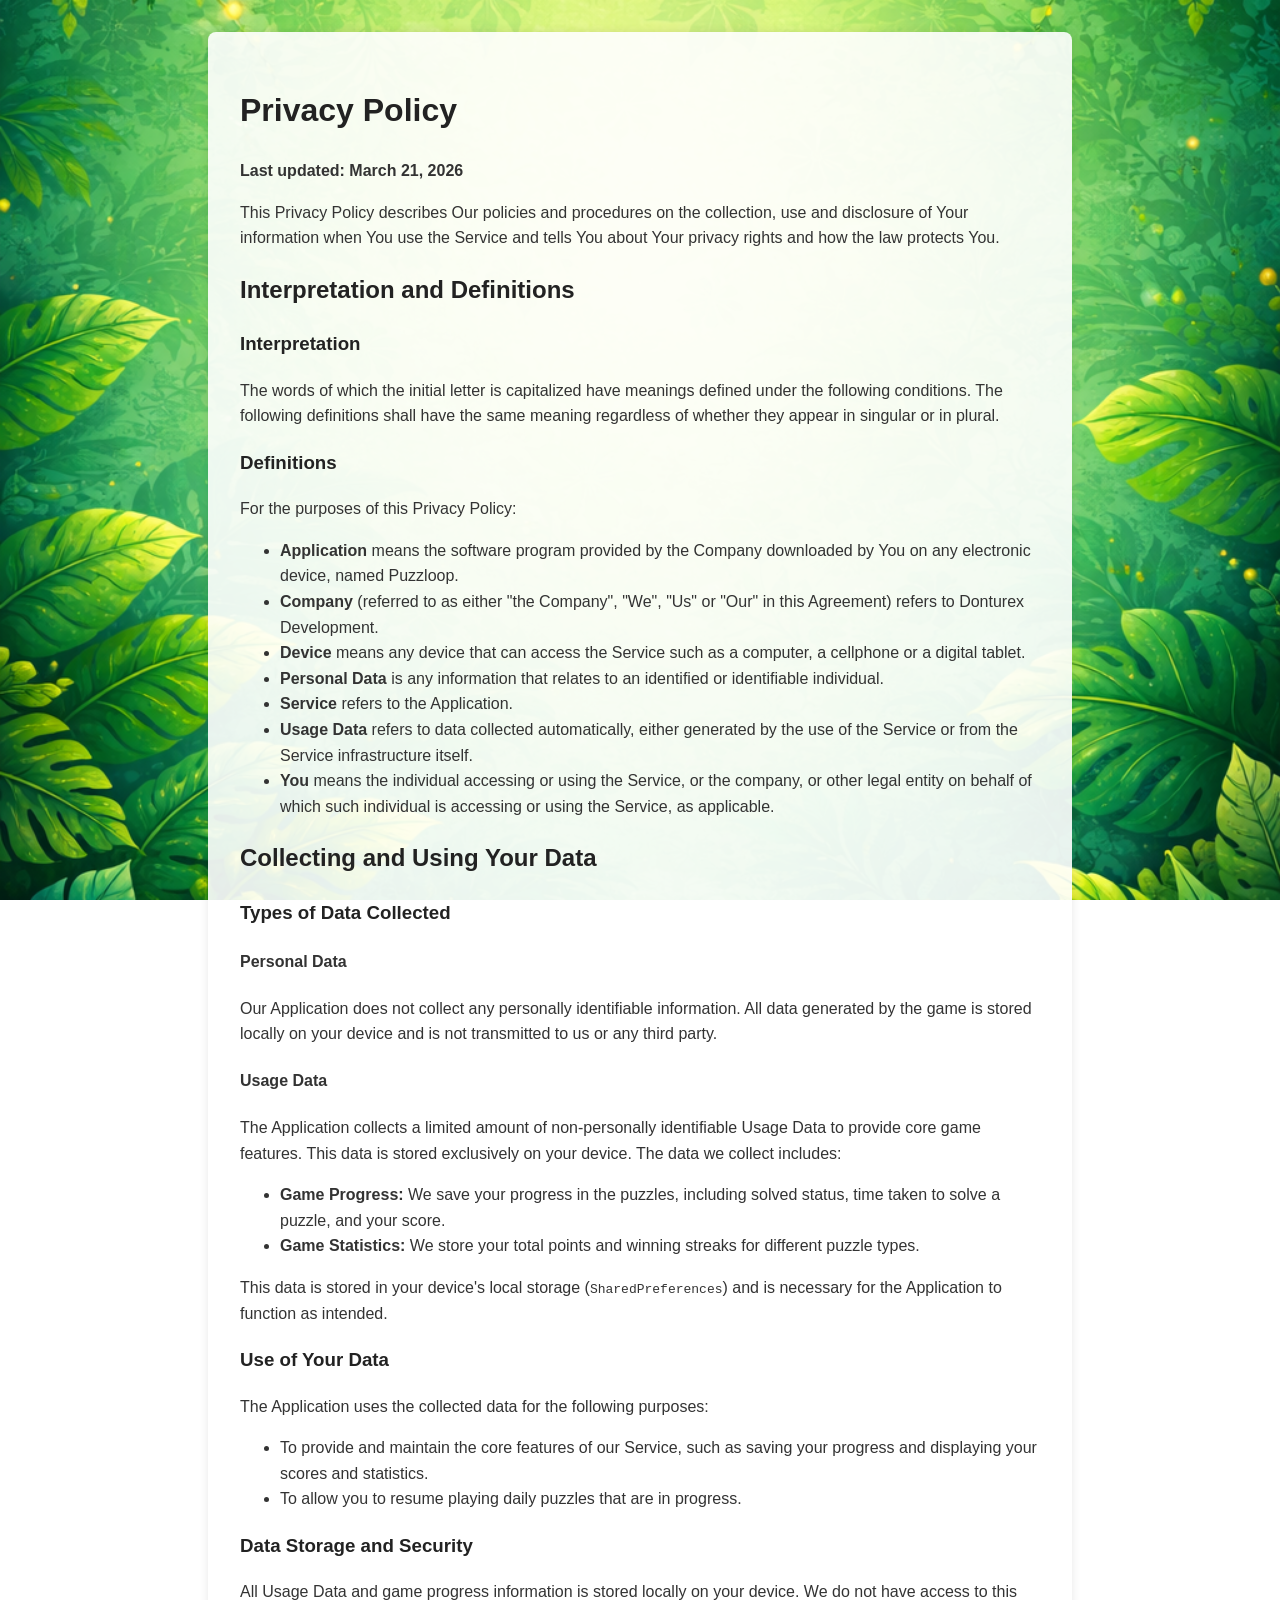
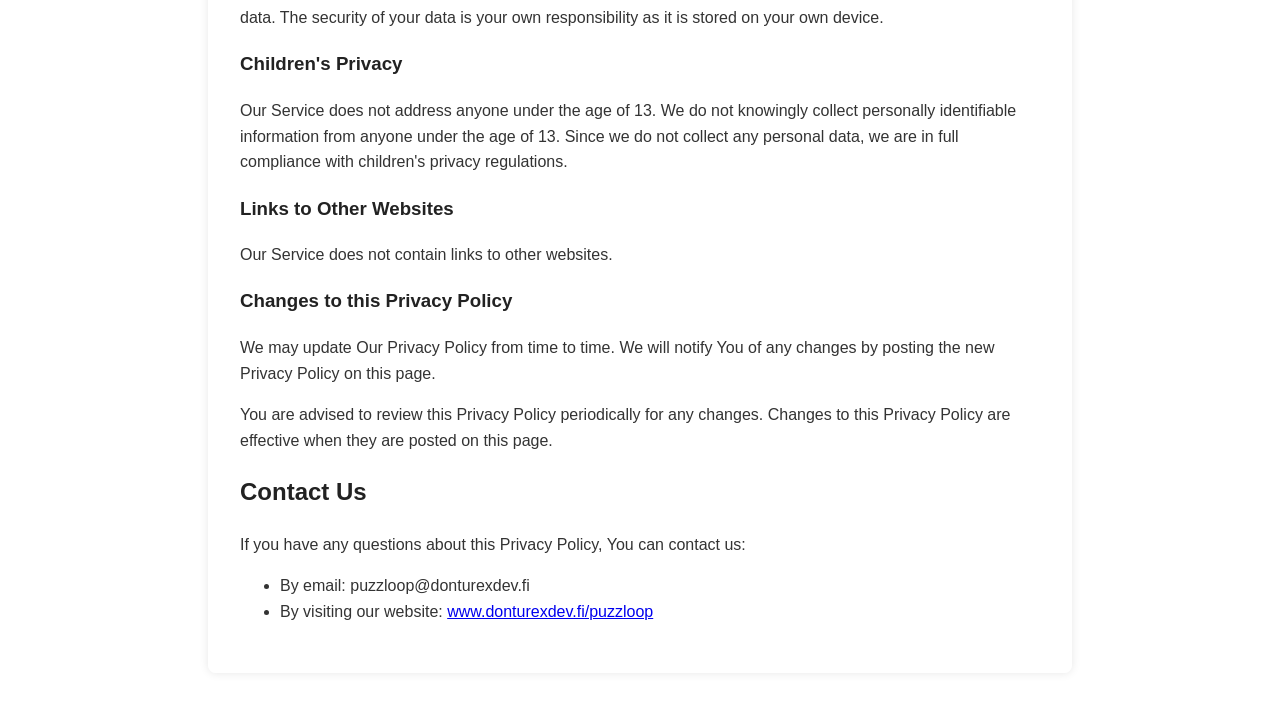
<file: puzzloop/puzzloop_privacy_policy.html>
<!DOCTYPE html>
<html lang="en">
<head>
    <meta charset="UTF-8">
    <meta name="viewport" content="width=device-width, initial-scale=1.0">
    <title>Privacy Policy</title>
    <style>
        body {
            font-family: sans-serif;
            line-height: 1.6;
            color: #333;
            margin: 0;
            padding: 0;
            background-image: url('images/bg_jungle.png');
            background-size: cover;
            background-position: center;
            background-attachment: fixed;
        }
        .container {
            max-width: 800px;
            margin: 2em auto;
            padding: 2em;
            background-color: rgba(255, 255, 255, 0.9); /* Semi-transparent white background */
            border-radius: 8px;
            box-shadow: 0 0 10px rgba(0,0,0,0.1);
        }
        h1, h2, h3 {
            color: #222;
        }
    </style>
</head>
<body>

    <div class="container">
        <h1>Privacy Policy</h1>
        <p><strong>Last updated: March 21, 2026</strong></p>

        <p>This Privacy Policy describes Our policies and procedures on the collection, use and disclosure of Your information when You use the Service and tells You about Your privacy rights and how the law protects You.</p>

        <h2>Interpretation and Definitions</h2>
        <h3>Interpretation</h3>
        <p>The words of which the initial letter is capitalized have meanings defined under the following conditions. The following definitions shall have the same meaning regardless of whether they appear in singular or in plural.</p>

        <h3>Definitions</h3>
        <p>For the purposes of this Privacy Policy:</p>
        <ul>
            <li><strong>Application</strong> means the software program provided by the Company downloaded by You on any electronic device, named Puzzloop.</li>
            <li><strong>Company</strong> (referred to as either "the Company", "We", "Us" or "Our" in this Agreement) refers to Donturex Development.</li>
            <li><strong>Device</strong> means any device that can access the Service such as a computer, a cellphone or a digital tablet.</li>
            <li><strong>Personal Data</strong> is any information that relates to an identified or identifiable individual.</li>
            <li><strong>Service</strong> refers to the Application.</li>
            <li><strong>Usage Data</strong> refers to data collected automatically, either generated by the use of the Service or from the Service infrastructure itself.</li>
            <li><strong>You</strong> means the individual accessing or using the Service, or the company, or other legal entity on behalf of which such individual is accessing or using the Service, as applicable.</li>
        </ul>

        <h2>Collecting and Using Your Data</h2>
        <h3>Types of Data Collected</h3>

        <h4>Personal Data</h4>
        <p>Our Application does not collect any personally identifiable information. All data generated by the game is stored locally on your device and is not transmitted to us or any third party.</p>

        <h4>Usage Data</h4>
        <p>The Application collects a limited amount of non-personally identifiable Usage Data to provide core game features. This data is stored exclusively on your device. The data we collect includes:</p>
        <ul>
            <li><strong>Game Progress:</strong> We save your progress in the puzzles, including solved status, time taken to solve a puzzle, and your score.</li>
            <li><strong>Game Statistics:</strong> We store your total points and winning streaks for different puzzle types.</li>
        </ul>
        <p>This data is stored in your device's local storage (<code>SharedPreferences</code>) and is necessary for the Application to function as intended.</p>

        <h3>Use of Your Data</h3>
        <p>The Application uses the collected data for the following purposes:</p>
        <ul>
            <li>To provide and maintain the core features of our Service, such as saving your progress and displaying your scores and statistics.</li>
            <li>To allow you to resume playing daily puzzles that are in progress.</li>
        </ul>

        <h3>Data Storage and Security</h3>
        <p>All Usage Data and game progress information is stored locally on your device. We do not have access to this data. The security of your data is your own responsibility as it is stored on your own device.</p>

        <h3>Children's Privacy</h3>
        <p>Our Service does not address anyone under the age of 13. We do not knowingly collect personally identifiable information from anyone under the age of 13. Since we do not collect any personal data, we are in full compliance with children's privacy regulations.</p>

        <h3>Links to Other Websites</h3>
        <p>Our Service does not contain links to other websites.</p>

        <h3>Changes to this Privacy Policy</h3>
        <p>We may update Our Privacy Policy from time to time. We will notify You of any changes by posting the new Privacy Policy on this page.</p>
        <p>You are advised to review this Privacy Policy periodically for any changes. Changes to this Privacy Policy are effective when they are posted on this page.</p>

        <h2>Contact Us</h2>
        <p>If you have any questions about this Privacy Policy, You can contact us:</p>
        <ul>
            <li>By email: puzzloop@donturexdev.fi</li>
            <li>By visiting our website: <a href="http://www.donturexdev.fi/puzzloop">www.donturexdev.fi/puzzloop</a></li>
        </ul>
    </div>

  <script data-goatcounter="https://gymtracker.goatcounter.com/count"
          data-goatcounter-settings='{"path":"/puzzloop/puzzloop_privacy_policy.html"}'
          async src="https://gc.zgo.at/count.js"></script>
</body>
</html>
</file>
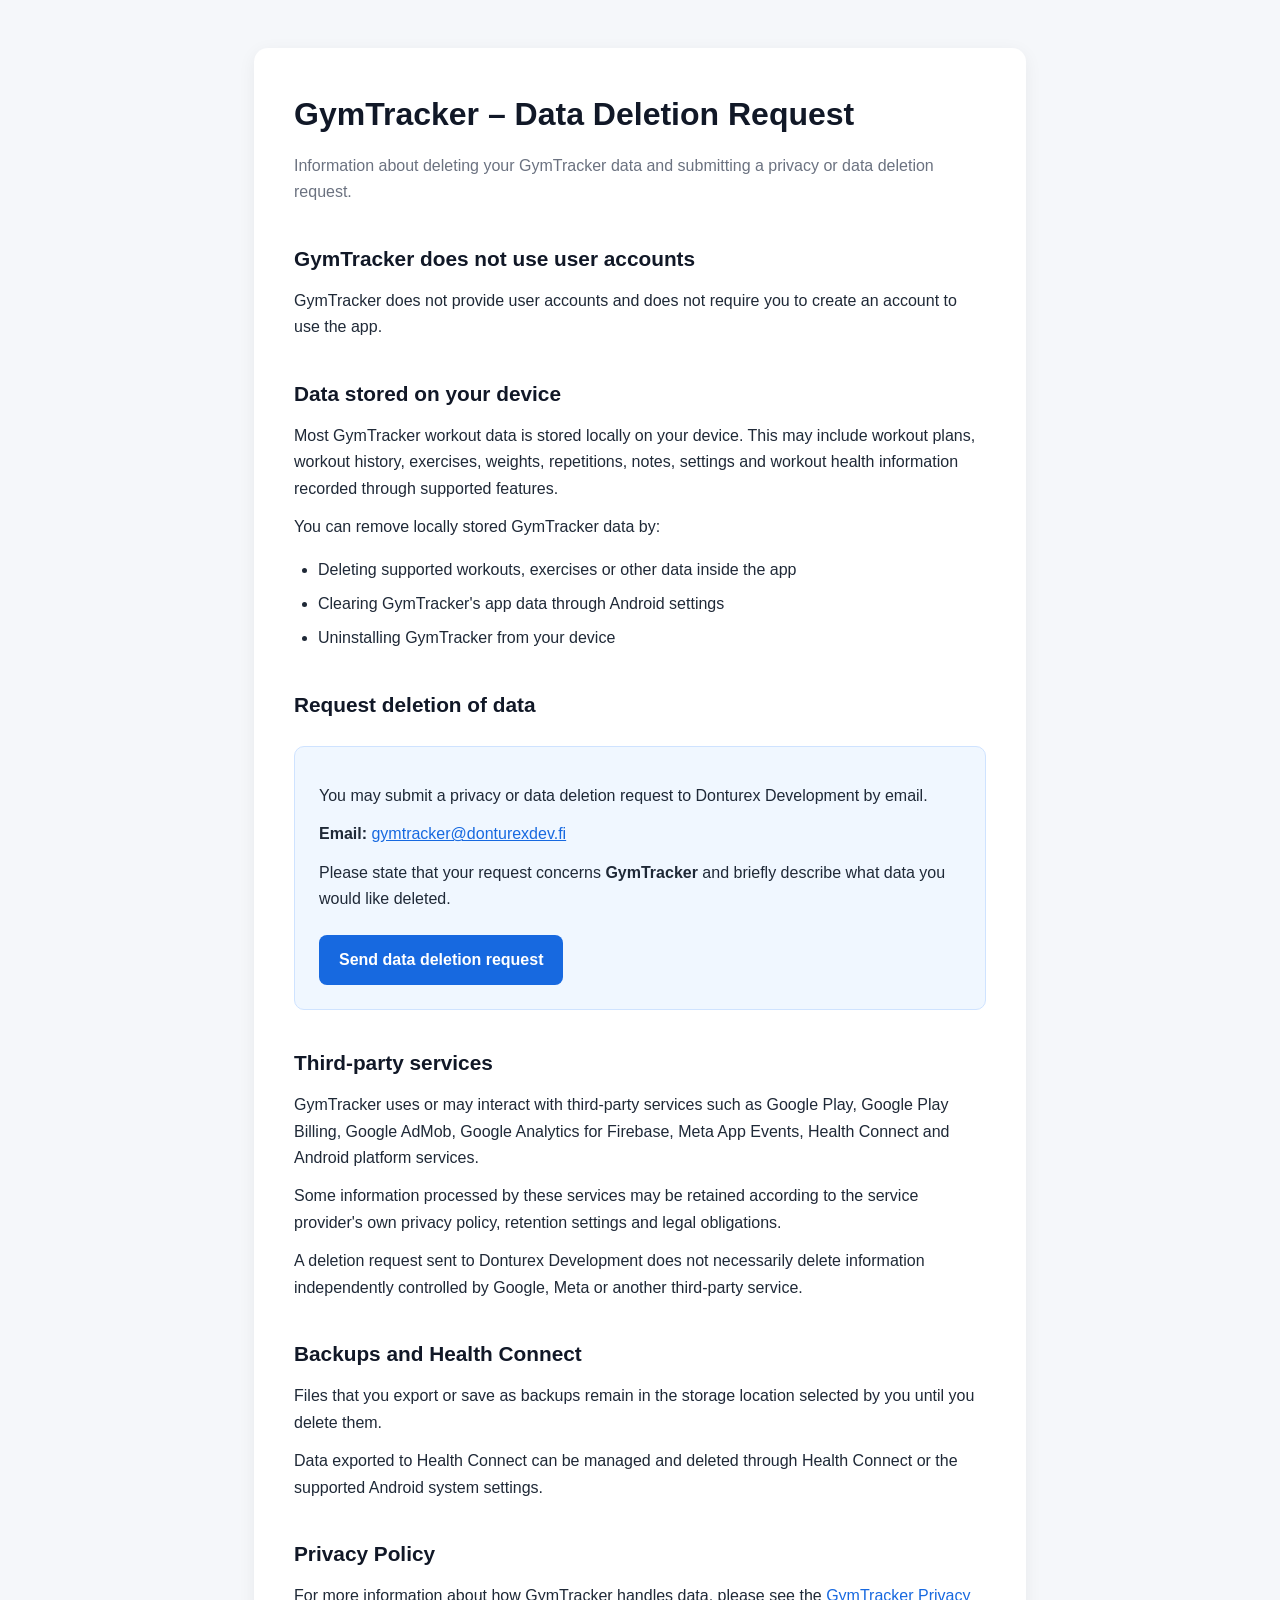
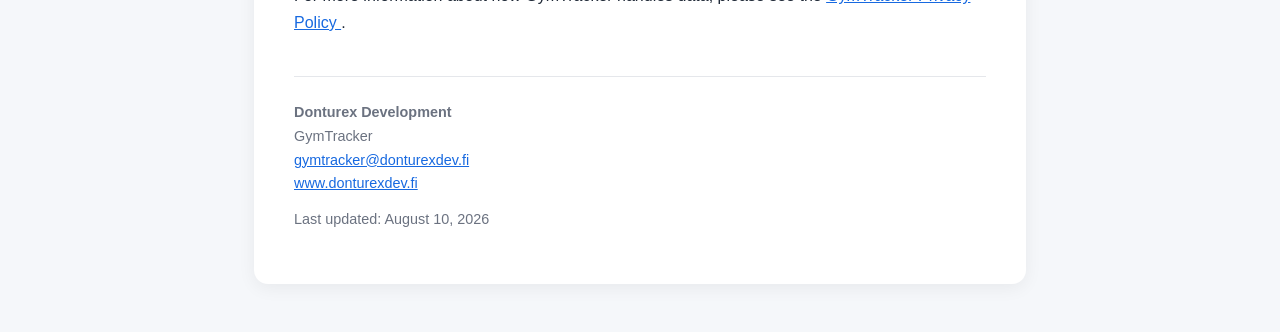
<file: gymtracker/privacy/gymtracker-data-deletion.html>
<!DOCTYPE html>
<html lang="en">
<head>
    <meta charset="UTF-8">
    <meta name="viewport" content="width=device-width, initial-scale=1.0">

    <title>GymTracker – Data Deletion Request</title>

    <meta name="description"
          content="Information about deleting GymTracker data and submitting a data deletion request to Donturex Development.">

    <style>
        * {
            box-sizing: border-box;
        }

        body {
            margin: 0;
            padding: 0;
            background: #f5f7fa;
            color: #1f2937;
            font-family: -apple-system, BlinkMacSystemFont, "Segoe UI",
                         Roboto, Helvetica, Arial, sans-serif;
            line-height: 1.65;
        }

        .container {
            max-width: 820px;
            margin: 0 auto;
            padding: 48px 24px;
        }

        .card {
            background: #ffffff;
            border-radius: 14px;
            padding: 40px;
            box-shadow: 0 4px 18px rgba(0, 0, 0, 0.06);
        }

        h1 {
            margin-top: 0;
            margin-bottom: 8px;
            color: #111827;
            font-size: 2rem;
        }

        h2 {
            margin-top: 36px;
            margin-bottom: 12px;
            color: #111827;
            font-size: 1.3rem;
        }

        p {
            margin: 12px 0;
        }

        ul {
            padding-left: 24px;
        }

        li {
            margin-bottom: 8px;
        }

        .subtitle {
            color: #6b7280;
            margin-bottom: 32px;
        }

        .request-box {
            margin: 24px 0;
            padding: 24px;
            background: #f0f7ff;
            border: 1px solid #cfe3ff;
            border-radius: 10px;
        }

        .button {
            display: inline-block;
            margin-top: 10px;
            padding: 12px 20px;
            background: #1769e0;
            color: #ffffff;
            text-decoration: none;
            font-weight: 600;
            border-radius: 8px;
        }

        .button:hover {
            background: #1257bb;
        }

        a {
            color: #1769e0;
        }

        .footer {
            margin-top: 40px;
            padding-top: 24px;
            border-top: 1px solid #e5e7eb;
            color: #6b7280;
            font-size: 0.9rem;
        }

        @media (max-width: 600px) {
            .container {
                padding: 20px 12px;
            }

            .card {
                padding: 26px 20px;
            }

            h1 {
                font-size: 1.65rem;
            }
        }
    </style>
</head>

<body>

<div class="container">
    <main class="card">

        <h1>GymTracker – Data Deletion Request</h1>

        <p class="subtitle">
            Information about deleting your GymTracker data and submitting
            a privacy or data deletion request.
        </p>


        <h2>GymTracker does not use user accounts</h2>

        <p>
            GymTracker does not provide user accounts and does not require
            you to create an account to use the app.
        </p>


        <h2>Data stored on your device</h2>

        <p>
            Most GymTracker workout data is stored locally on your device.
            This may include workout plans, workout history, exercises,
            weights, repetitions, notes, settings and workout health
            information recorded through supported features.
        </p>

        <p>
            You can remove locally stored GymTracker data by:
        </p>

        <ul>
            <li>Deleting supported workouts, exercises or other data inside the app</li>
            <li>Clearing GymTracker's app data through Android settings</li>
            <li>Uninstalling GymTracker from your device</li>
        </ul>


        <h2>Request deletion of data</h2>

        <div class="request-box">

            <p>
                You may submit a privacy or data deletion request to
                Donturex Development by email.
            </p>

            <p>
                <strong>Email:</strong>
                <a href="mailto:gymtracker@donturexdev.fi?subject=GymTracker%20Data%20Deletion%20Request">
                    gymtracker@donturexdev.fi
                </a>
            </p>

            <p>
                Please state that your request concerns
                <strong>GymTracker</strong> and briefly describe what data
                you would like deleted.
            </p>

            <a class="button"
               href="mailto:gymtracker@donturexdev.fi?subject=GymTracker%20Data%20Deletion%20Request">
                Send data deletion request
            </a>

        </div>


        <h2>Third-party services</h2>

        <p>
            GymTracker uses or may interact with third-party services such as
            Google Play, Google Play Billing, Google AdMob,
            Google Analytics for Firebase, Meta App Events,
            Health Connect and Android platform services.
        </p>

        <p>
            Some information processed by these services may be retained
            according to the service provider's own privacy policy,
            retention settings and legal obligations.
        </p>

        <p>
            A deletion request sent to Donturex Development does not
            necessarily delete information independently controlled by
            Google, Meta or another third-party service.
        </p>


        <h2>Backups and Health Connect</h2>

        <p>
            Files that you export or save as backups remain in the storage
            location selected by you until you delete them.
        </p>

        <p>
            Data exported to Health Connect can be managed and deleted
            through Health Connect or the supported Android system settings.
        </p>


        <h2>Privacy Policy</h2>

        <p>
            For more information about how GymTracker handles data,
            please see the
            <a href="https://www.donturexdev.fi/privacyPolicy.txt">
                GymTracker Privacy Policy
            </a>.
        </p>


        <div class="footer">
            <strong>Donturex Development</strong><br>
            GymTracker<br>
            <a href="mailto:gymtracker@donturexdev.fi">
                gymtracker@donturexdev.fi
            </a><br>
            <a href="https://www.donturexdev.fi">
                www.donturexdev.fi
            </a>

            <p>Last updated: August 10, 2026</p>
        </div>

    </main>
</div>

  <script data-goatcounter="https://gymtracker.goatcounter.com/count"
          data-goatcounter-settings='{"path":"/gymtracker/privacy/gymtracker-data-deletion.html"}'
          async src="https://gc.zgo.at/count.js"></script>
</body>
</html>
</file>
<file: gymtracker/ohje/styles.css>
@charset "UTF-8";
:root {
  color-scheme: dark;
  --bg: #101114;
  --surface: #1e2026;
  --line: #363e44;
  --text: #eeedf4;
  --muted: #b7b8c7;
  --teal: #4bd4c5;
  --lilac: #c6afea;
  --header-height: 76px;
  font-family: Inter, ui-sans-serif, system-ui, -apple-system, "Segoe UI", sans-serif;
  scroll-padding-top: calc(var(--header-height) + 16px);
}
* { box-sizing: border-box; }
body { margin: 0; background: var(--bg); color: var(--text); font-size: 1rem; line-height: 1.6; overflow-wrap: anywhere; }
a { color: var(--teal); text-underline-offset: 4px; }
button, input { font: inherit; }
button { color: inherit; cursor: pointer; }
button, a, input, summary { -webkit-tap-highlight-color: transparent; }
button:focus-visible, a:focus-visible, input:focus-visible, summary:focus-visible, [tabindex="-1"]:focus-visible {
  outline: 3px solid var(--teal); outline-offset: 4px;
}
img { display: block; max-width: 100%; height: auto; }
[hidden] { display: none !important; }
p { margin: 0 0 1rem; }
strong { font-weight: 700; }
mark { color: #082723; background: #8ce8dc; border-radius: 2px; padding: 0 .06em; }
.skip { position: fixed; left: 12px; top: -90px; z-index: 100; background: var(--teal); color: #082621; padding: 12px; }
.skip:focus { top: 12px; }
.topbar { position: sticky; top: 0; z-index: 20; border-bottom: 1px solid var(--line); background: #101114f5; backdrop-filter: blur(15px); }
.topbar-inner { max-width: 1480px; margin: auto; display: flex; align-items: center; justify-content: space-between; gap: 1rem; padding: 12px 32px; }
.brand { display: flex; align-items: center; gap: 10px; font-size: 1.2rem; font-weight: 800; letter-spacing: -.6px; text-decoration: none; color: var(--text); white-space: nowrap; }
.brand img { width: 34px; height: 34px; border-radius: 9px; }
.brand em { color: var(--teal); font-style: normal; }
.top-links { display: flex; align-items: center; flex-wrap: wrap; justify-content: flex-end; gap: 1rem; font-size: .875rem; }
.top-links a { color: var(--muted); text-decoration: none; }
.top-links a:hover { color: var(--teal); }
.outline-button { border: 1px solid var(--line); background: var(--surface); padding: 10px 13px; border-radius: 8px; min-height: 44px; }
.outline-button:hover { border-color: var(--teal); }
.mobile-tool { display: none; }
.page { max-width: 1480px; margin: auto; display: grid; grid-template-columns: 220px minmax(0, 1fr); gap: 40px; padding: 0 32px; }
.sidebar { position: sticky; top: var(--header-height); align-self: start; max-height: calc(100dvh - var(--header-height)); overflow: auto; padding: 24px 0; scrollbar-width: thin; }
.nav-label { font-size: .7rem; font-weight: 800; text-transform: uppercase; letter-spacing: 1.5px; color: var(--muted); margin: 0 0 12px; }
.sidebar nav, .tools-nav { display: flex; flex-direction: column; gap: 3px; }
.sidebar a, .tools-nav a { font-size: .875rem; padding: 8px 9px; color: var(--muted); text-decoration: none; border-left: 2px solid transparent; line-height: 1.5; }
.sidebar a:hover, .sidebar a[aria-current], .tools-nav a:hover, .tools-nav a[aria-current] { background: #26a69a12; border-color: var(--teal); color: var(--teal); }
.sidebar a span, .tools-nav a span { display: inline-block; color: #9ca6af; width: 25px; font-size: .75rem; }
.nav-note { font-size: .75rem; color: var(--muted); border-top: 1px solid var(--line); padding-top: 16px; margin-top: 20px; }
.mobile-nav { display: none; }
main { min-width: 0; }
.hero { display: grid; grid-template-columns: minmax(0, 1fr) 132px; gap: 32px; align-items: center; padding: 24px 0; }
.hero h1 { font-size: clamp(1.85rem, 2.7vw, 2.5rem); line-height: 1.16; letter-spacing: -1.2px; margin: 0 0 8px; }
.hero-tagline { font-size: 1.05rem; font-weight: 600; margin-bottom: 8px; }
.hero-tagline em { font-style: normal; color: var(--teal); }
.hero-description { font-size: .9rem; color: var(--muted); line-height: 1.5; max-width: 48rem; margin-bottom: 14px; }
.meta { font-size: .7rem; color: var(--muted); margin: 10px 0 0; line-height: 1.5; }
.phone { display: block; width: 100%; border: 4px solid #38434b; border-radius: 25px; background: var(--bg); box-shadow: 0 14px 32px #0004; overflow: hidden; }
.phone img { width: 100%; height: auto; }
.hero-phone { transform: rotate(2deg); border-width: 3px; border-radius: 18px; }
.search-box { margin: 0; }
.search-box label { display: block; font-size: .8rem; font-weight: 700; margin-bottom: 6px; }
.search-field { position: relative; }
.search-field input { width: 100%; min-width: 0; min-height: 48px; border: 1px solid #61707a; border-radius: 10px; padding: 10px 49px 10px 14px; background: var(--surface); color: var(--text); font-size: 1rem; }
.search-field input::-webkit-search-cancel-button { -webkit-appearance: none; }
.search-field button { position: absolute; right: 3px; top: 2px; min-height: 44px; width: 44px; border: 0; border-radius: 7px; background: transparent; color: var(--muted); font-size: 1.4rem; }
.search-status { font-size: .8rem; color: var(--teal); margin: 6px 0 0; }
.search-status:empty { display: none; }
.search-results { border: 1px solid var(--line); border-radius: 12px; background: #171b20; padding: 14px 18px; margin: 0 0 24px; }
.search-result-list { list-style: none; margin: 0; padding: 0; }
.search-result-list li + li { border-top: 1px solid var(--line); }
.search-result-list a { display: block; padding: 12px 2px; text-decoration: none; }
.result-title { display: block; font-weight: 700; font-size: .95rem; }
.result-chapter { display: block; color: var(--lilac); font-size: .72rem; margin-top: 2px; }
.result-snippet { display: block; color: var(--muted); font-size: .825rem; line-height: 1.55; margin-top: 4px; }
.search-more { font-size: .8rem; color: var(--muted); margin: 8px 0 0; }
.searching .hero { grid-template-columns: 1fr; padding: 16px 0 12px; }
.searching .hero h1 { font-size: 1.5rem; margin-bottom: 12px; }
.searching .hero-tagline, .searching .hero-description, .searching .hero-phone, .searching .meta { display: none; }
.quickstart { background: linear-gradient(120deg, #143531, #1e252b); border: 1px solid #26a69a66; border-radius: 16px; padding: 20px 22px; margin: 0 0 28px; }
.quickstart h2 { font-size: 1.3rem; line-height: 1.3; margin: 0 0 14px; letter-spacing: -.4px; }
.quicksteps { display: grid; grid-template-columns: repeat(3, minmax(0, 1fr)); gap: 18px; }
.quicksteps a { display: block; padding: 8px; margin: -8px; border-radius: 9px; color: var(--text); text-decoration: none; }
.quicksteps a:hover { background: #ffffff08; }
.quicksteps strong { font-size: .9rem; }
.quicksteps p { font-size: .825rem; color: #c8d6d4; margin: 6px 0 0; }
.step-number { display: block; color: var(--teal); font-weight: 800; font-size: .7rem; letter-spacing: 1.5px; margin-bottom: 5px; }
.quickstart .small { margin: 18px 0 0; }
.small { font-size: .8rem; color: var(--muted); }
.chapter { container: chapter / inline-size; border-top: 1px solid var(--line); padding: 28px 0 34px; }
#pulmat { min-height: calc(100dvh - var(--header-height) - 16px); }
.chapter-head { display: flex; gap: 14px; align-items: baseline; margin-bottom: 12px; }
.chapter-number { color: var(--teal); font-size: .75rem; font-weight: 800; letter-spacing: 1px; }
.chapter h2 { min-width: 0; font-size: 1.75rem; line-height: 1.25; letter-spacing: -.6px; margin: 0; }
.chapter-intro { color: var(--muted); max-width: 51rem; margin: 0 0 20px; }
.chapter-content { min-width: 0; }
.chapter-grid { display: flex; flex-direction: column; gap: 26px; }
.path { border-left: 2px solid var(--teal); padding: 9px 13px; color: var(--muted); font-size: .8rem; background: #26a69a0a; margin: 0 0 18px; }
.path strong { color: var(--text); }
.steps { padding-left: 22px; margin: 0 0 18px; }
.steps li { padding: 2px 0 6px 4px; }
.steps li::marker { color: var(--teal); font-weight: 700; }
details.feature { border-bottom: 1px solid var(--line); }
details.feature > summary { list-style: none; cursor: pointer; padding: 15px 30px 15px 0; position: relative; font-size: 1rem; font-weight: 650; line-height: 1.5; }
details.feature > summary::-webkit-details-marker { display: none; }
details.feature > summary::after { content: "+"; position: absolute; right: 3px; top: 12px; color: var(--teal); font-size: 1.45rem; font-weight: 400; }
details.feature[open] > summary::after { content: "−"; }
.feature-body { padding: 0 0 10px; color: #c8c9d3; font-size: .95rem; }
.feature-body p:last-child { margin-bottom: 12px; }
.feature-body ul { margin: 4px 0 15px; padding-left: 21px; }
.feature-body li { margin: 7px 0; }
.feature-body li::marker { color: var(--teal); }
.screenshots { min-width: 0; width: min(100%, 280px); align-self: center; }
.shot { margin: 0; min-width: 0; }
.shot-button { display: block; padding: 0; border: 0; border-radius: 25px; background: transparent; width: 100%; text-align: left; }
.shot figcaption { color: var(--muted); font-size: .75rem; line-height: 1.55; padding: 10px 2px 0; }
.shot .zoom-hint { color: var(--teal); }
.feature-body .shot { max-width: min(100%, 280px); margin: 20px auto; }
@container chapter (min-width: 50rem) {
  .chapter-grid { display: grid; grid-template-columns: minmax(0, 1fr) 280px; gap: 32px; align-items: start; }
  .screenshots { width: 100%; }
}
@container chapter (min-width: 65rem) { .chapter-grid { grid-template-columns: minmax(0, 1fr) 300px; } }
.page-footer { padding: 26px 0 40px; border-top: 1px solid var(--line); font-size: .8rem; color: var(--muted); }
.page-footer p { margin: 5px 0; }
.footer-links { display: flex; flex-wrap: wrap; gap: 16px; margin: 18px 0; }
.no-results { padding: 20px; border: 1px solid var(--line); border-radius: 12px; margin: 16px 0 40px; }
.no-results p { margin: 0; }
.no-js { padding: 14px; background: var(--surface); font-size: .875rem; }
dialog { color: var(--text); background: #14171b; border: 1px solid var(--line); border-radius: 15px; padding: 18px; width: min(620px, calc(100% - 24px)); max-height: calc(100dvh - 24px); overflow: auto; overscroll-behavior: contain; }
dialog::backdrop { background: #000c; backdrop-filter: blur(5px); }
body:has(dialog[open]) { overflow: hidden; }
.lightbox-top, .tools-top { display: flex; align-items: flex-start; justify-content: space-between; gap: 16px; margin-bottom: 14px; }
.lightbox-top p { font-size: .875rem; margin: 0; color: var(--muted); overflow-wrap: anywhere; }
.lightbox-top button, .tools-top button { flex: 0 0 auto; white-space: nowrap; border: 1px solid var(--line); background: var(--surface); border-radius: 8px; padding: 9px 13px; min-height: 44px; }
#image-dialog > img { max-height: 76dvh; width: auto; max-width: 100%; margin: auto; border-radius: 8px; }
.tools-top h2 { font-size: 1.15rem; margin: 5px 0 0; }
#mobile-tools { width: min(34rem, calc(100% - 20px)); }
.tools-nav { margin-top: 20px; }
.tools-nav a { min-height: 44px; font-size: .95rem; }
#mobile-tools .search-results { padding: 8px 12px; margin-top: 14px; }
@media (max-width: 68rem) {
  .page { display: block; padding: 0 24px; max-width: 1000px; }
  .sidebar, .top-links .home-link, .desktop-link { display: none; }
  .mobile-tool { display: inline-block; }
  .mobile-nav { display: block; border-bottom: 1px solid var(--line); padding: 12px 0; }
  .mobile-nav summary { cursor: pointer; }
  .mobile-nav nav { display: flex; flex-direction: column; padding: 12px 0; }
  .mobile-nav a { padding: 8px 0; text-decoration: none; }
}
@media (max-width: 42rem) {
  .topbar-inner { padding: 9px 16px; gap: 10px; }
  .brand { font-size: 1.05rem; gap: 7px; }
  .brand img { width: 29px; height: 29px; }
  .top-links { gap: 7px; }
  .top-links .print-button { display: none; }
  .outline-button { padding: 9px 10px; }
  .page { padding: 0 20px; }
  .hero { display: block; padding: 22px 0; }
  .hero h1 { font-size: 1.9rem; letter-spacing: -.8px; }
  .hero-phone { display: none; }
  .hero-description { font-size: .875rem; }
  .quickstart { padding: 18px; }
  .quicksteps { grid-template-columns: 1fr; gap: 22px; }
  .step-number { display: inline; margin-right: 8px; }
  .chapter h2 { font-size: 1.5rem; }
  .chapter-intro { font-size: .95rem; }
  .chapter-head { gap: 10px; }
  .search-results { padding: 10px 14px; }
}
@media (max-width: 24rem) {
  .topbar-inner { flex-wrap: wrap; }
  .brand { flex-shrink: 0; }
  .top-links { margin-left: auto; }
}
@media (prefers-reduced-motion: reduce) { *, *::before, *::after { scroll-behavior: auto !important; animation: none !important; transition: none !important; } }
@page { size: A4; margin: 14mm; }
@media print {
  :root { color-scheme: light; font-size: 10pt; }
  body { background: white; color: #111; line-height: 1.45; overflow: visible !important; }
  .topbar, .sidebar, .mobile-nav, .search-box, .hero-phone, .search-results, .skip, .no-results, dialog, .zoom-hint, .print-button { display: none !important; }
  [hidden].chapter, [hidden].feature { display: block !important; }
  .page { display: block; padding: 0; max-width: none; }
  .hero, .searching .hero { display: block; padding: 0 0 12pt; }
  .hero h1, .searching .hero h1 { color: #111; font-size: 24pt; }
  .hero-tagline, .hero-description, .meta, .searching .hero-tagline, .searching .hero-description, .searching .meta { display: block; color: #333; }
  .quickstart, .path { color: #222; background: #f2f5f5; border-color: #aaa; }
  .quickstart { display: block !important; padding: 12pt; margin: 0 0 16pt; }
  .quicksteps { display: grid; grid-template-columns: repeat(3, minmax(0, 1fr)); gap: 12pt; }
  .quicksteps a, .quicksteps p, .small { color: #333; }
  a, .hero-tagline em, .chapter-number, .step-number { color: #006d63; text-decoration: none; }
  mark { color: inherit; background: none; padding: 0; }
  .chapter { container-type: normal; padding: 18pt 0; break-inside: auto; }
  #pulmat { min-height: 0; }
  .chapter h2 { font-size: 17pt; }
  .chapter-head, .chapter-intro, summary { break-after: avoid-page; }
  .chapter-intro, .feature-body, .page-footer { color: #333; }
  .chapter-grid { display: block; }
  .screenshots { display: block !important; width: 60mm; margin: 12pt auto; }
  .phone { display: block; width: fit-content; max-width: 100%; border: 1px solid #777; border-radius: 5mm; box-shadow: none; }
  .shot { break-inside: avoid-page; }
  .shot-button { cursor: default; }
  .shot img { width: 58mm; max-height: 145mm; height: auto; object-fit: contain; }
  .shot figcaption { color: #333; font-size: 8pt; padding-top: 5pt; }
  .feature-body .shot { width: 55mm; margin: 10pt auto; }
  .feature-body .shot img { width: 53mm; }
  details.feature { break-inside: auto; }
  details.feature > summary { font-size: 11pt; padding: 9pt 0; }
  details.feature > summary::after { display: none; }
  details::details-content { display: block !important; content-visibility: visible !important; }
  .feature-body { font-size: 10pt; }
  .feature-body p { orphans: 3; widows: 3; }
  .path strong, .quicksteps strong { color: #111; }
  .steps li::marker { color: #006d63; }
  .page-footer { padding: 15pt 0 0; }
}
</file>
